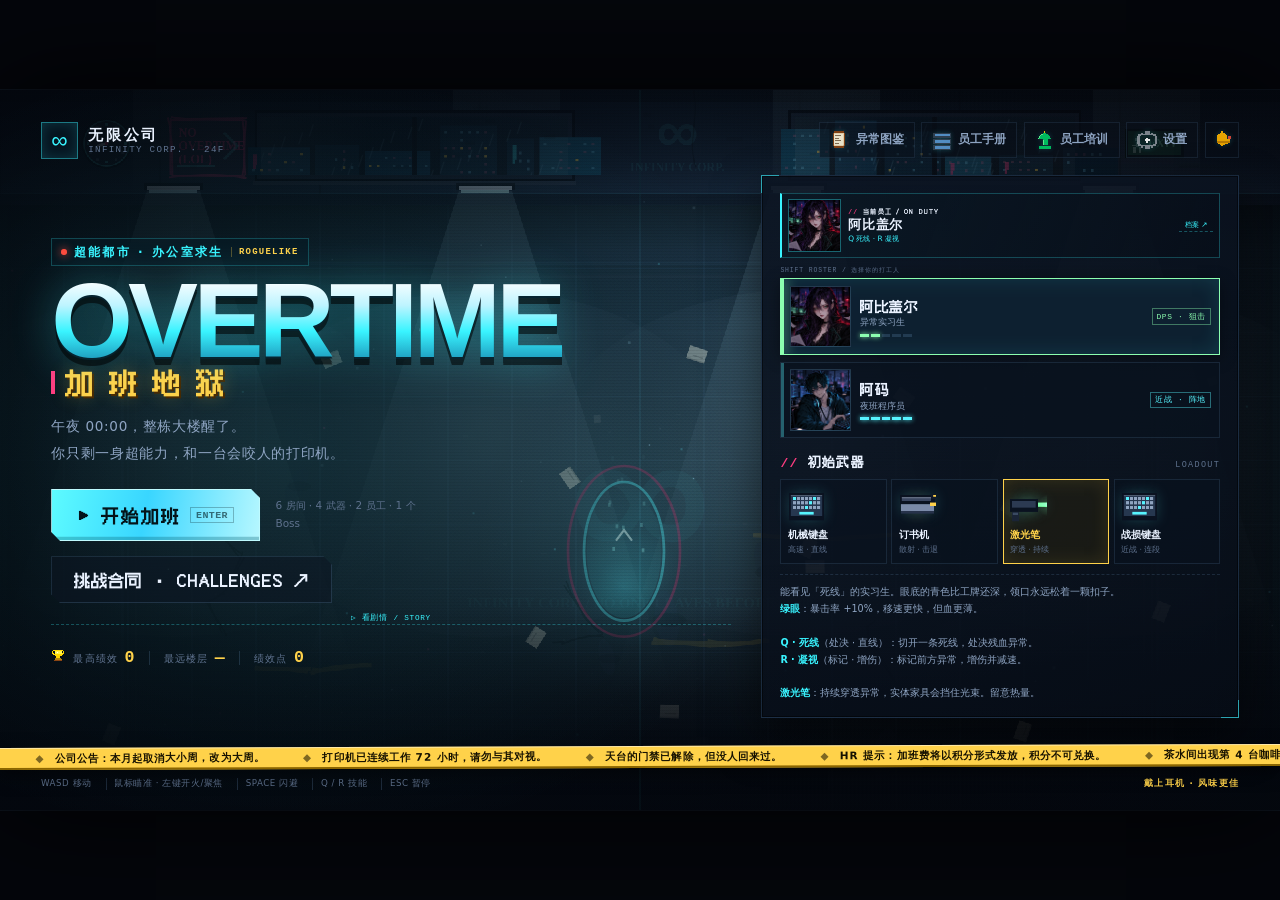
<file: index.html>
<!DOCTYPE html>
<html lang="zh-CN">
<head>
<meta charset="UTF-8" />
<meta name="viewport" content="width=device-width, initial-scale=1.0, maximum-scale=1.0, user-scalable=no, viewport-fit=cover" />
<meta name="theme-color" content="#070a12" />
<title>OVERTIME · 加班地狱</title>
<link rel="icon" href="data:image/svg+xml,%3Csvg xmlns='http://www.w3.org/2000/svg' viewBox='0 0 64 64'%3E%3Crect width='64' height='64' fill='%23070b14'/%3E%3Ctext x='32' y='47' font-family='Arial' font-size='48' font-weight='900' fill='%2339f4ff' text-anchor='middle'%3E%E2%88%9E%3C/text%3E%3C/svg%3E" />
<link rel="stylesheet" href="styles.css" />
</head>
<body>
<div id="app">
  <div id="stage-wrap">
    <div id="stage">
      <canvas id="game" width="1600" height="900"></canvas>
      <div class="post-fx" aria-hidden="true">
        <div class="fx-vignette"></div>
        <div class="fx-scan"></div>
        <div class="fx-noise"></div>
        <div class="fx-flash" id="fx-flash"></div>
      </div>

      <div id="ui">

        <!-- ================= BOOT ================= -->
        <section id="screen-boot" class="screen boot is-active">
          <div class="boot-inner">
            <div class="boot-logo">∞</div>
            <div class="boot-corp">无限公司 <span>INFINITY CORP.</span></div>
            <div class="boot-line"><i id="boot-bar"></i></div>
            <div class="boot-log" id="boot-log">正在接入公司内网…</div>
          </div>
        </section>

        <!-- ================= MENU ================= -->
        <section id="screen-menu" class="screen menu" hidden>
          <div class="menu-top">
            <div class="corp-id">
              <div class="corp-mark">∞</div>
              <div class="corp-txt"><b>无限公司</b><span>INFINITY CORP. · 24F</span></div>
            </div>
            <div class="menu-top-actions">
              <button class="icon-btn" id="btn-codex-menu"><img class="px-ico" src="assets/ui/pxlkit/scroll.png" alt="" /><span>异常图鉴</span></button>
              <button class="icon-btn" id="btn-manual-menu"><img class="px-ico" src="assets/ui/pxlkit/menu.png" alt="" /><span>员工手册</span></button>
              <button class="icon-btn" id="btn-training-menu"><img class="px-ico" src="assets/ui/pxlkit/level-up.png" alt="" /><span>员工培训</span></button>
              <button class="icon-btn" id="btn-settings-menu"><img class="px-ico" src="assets/ui/pxlkit/gear.png" alt="" /><span>设置</span></button>
              <button class="icon-btn sound-btn" id="btn-sound" title="声音开关"><img class="px-ico" id="sound-glyph" src="assets/ui/pxlkit/bell.png" alt="" /></button>
            </div>
          </div>

          <div class="menu-hero">
            <div class="hero-left">
              <div class="eyebrow"><span class="live-dot"></span>超能都市 · 办公室求生 <em>ROGUELIKE</em></div>
              <h1 class="logo">
                <span class="logo-en" data-text="OVERTIME">OVERTIME</span>
                <span class="logo-cn">加班地狱</span>
              </h1>
              <p class="tagline">午夜 00:00，整栋大楼醒了。<br />你只剩一身超能力，和一台会咬人的打印机。</p>
              <div class="menu-cta">
                <button id="btn-start" class="btn btn-primary btn-start">
                  <span class="btn-ico">▶</span><span>开始加班</span><em>ENTER</em>
                </button>
                <div class="cta-note">6 房间 · 4 武器 · 2 员工 · 1 个 Boss</div>
                <button class="btn btn-ghost" id="btn-challenges">挑战合同 · CHALLENGES ↗</button>
                <button class="story-link" id="btn-story-menu">▷ 看剧情 / STORY</button>
              </div>
              <div class="best-line">
                <div><img class="best-ico" src="assets/ui/pxlkit/trophy.png" alt="" /><span class="best-label">最高绩效</span><strong id="best-score">0</strong></div>
                <div class="best-sep"></div>
                <div><span class="best-label">最远楼层</span><strong id="best-room">—</strong></div>
                <div class="best-sep"></div>
                <div><span class="best-label">绩效点</span><strong id="menu-points">0</strong></div>
              </div>
            </div>

            <aside class="hero-right">
              <div class="side-head menu-employee">
                <img class="menu-portrait" id="menu-portrait" src="assets/abigail_full.webp" alt="当前员工立绘" draggable="false" />
                <div class="menu-employee-info">
                  <div class="panel-tag">当前员工 / ON DUTY</div>
                  <b id="menu-char-name">阿比盖尔</b>
                  <span id="menu-char-skill">Q 死线 · R 凝视</span>
                </div>
                <button class="link-btn dossier-link" id="btn-dossier">档案 ↗</button>
              </div>
              <div class="side-sub roster-sub">SHIFT ROSTER / 选择你的打工人</div>
              <div id="char-list" class="char-list"></div>
              <div class="side-head side-head-weapon">
                <div class="panel-tag">初始武器</div>
                <div class="side-sub">LOADOUT</div>
              </div>
              <div id="weapon-list" class="weapon-list"></div>
              <p class="char-desc" id="char-desc"></p>
            </aside>
          </div>

          <div class="menu-bottom">
            <div class="marquee"><div class="marquee-track" id="marquee-track"></div></div>
            <div class="menu-meta">
              <span>WASD 移动</span><span>鼠标瞄准 · 左键开火/聚焦</span><span>SPACE 闪避</span><span>Q / R 技能</span><span>ESC 暂停</span>
              <b>戴上耳机 · 风味更佳</b>
            </div>
          </div>
        </section>

        <!-- ================= HUD ================= -->
        <section id="screen-hud" class="hud" hidden>
          <div id="challenge-hud" class="challenge-hud" hidden></div>
          <div class="hud-tl">
            <div class="portrait">
              <canvas id="portrait" width="96" height="96"></canvas>
              <span class="lv" id="hud-level">LV.1</span>
            </div>
            <div class="vitals">
              <div class="hud-name"><b id="hud-char">阿码</b><i id="hud-title">夜班程序员</i></div>
              <div class="hp-bar">
                <div class="hp-fill" id="hp-fill"></div>
                <div class="hp-loss" id="hp-loss"></div>
                <div class="hp-ticks"></div>
                <span class="hp-text" id="hp-text">100 / 100</span>
              </div>
              <div class="shield-line"><div class="shield-fill" id="shield-fill"></div><span id="shield-text">护盾 0</span></div>
            </div>
          </div>

          <div class="hud-tc">
            <div class="floor-chip">
              <span class="floor-num" id="hud-floor">1F</span>
              <span class="floor-name" id="hud-room">工位区 · 01</span>
            </div>
            <div class="timer" id="hud-timer">00:00</div>
            <div class="wave-chip" id="hud-wave">准备中</div>
          </div>

          <div class="floor-progress" id="floor-progress"></div>

          <div class="hud-tr">
            <div class="stat gold"><img class="stat-ico" src="assets/ui/pxlkit/coin.png" alt="" /><b id="hud-gold">0</b></div>
            <div class="stat kills"><i>✕</i><b id="hud-kills">0</b></div>
            <div class="relic-row" id="hud-relics"></div>
          </div>

          <div class="boss-bar" id="boss-bar" hidden>
            <div class="boss-info">
              <span class="boss-tag">FINAL BOSS</span>
              <b id="boss-name">周报魔王 · KPI-0</b>
              <span id="boss-phase">阶段 1</span>
            </div>
            <div class="boss-track"><div class="boss-fill" id="boss-fill"></div><div class="boss-marks"></div></div>
          </div>

          <div class="hud-bl">
            <div class="cool" id="dash-cool">
              <div class="cool-ring"></div>
              <div class="cool-key">SPACE</div>
              <div class="cool-name">闪避</div>
            </div>
            <div class="cool" id="skill-cool">
              <div class="cool-ring"></div>
              <canvas class="cool-icon" id="skill-icon" width="48" height="48"></canvas>
              <div class="cool-key">Q</div>
              <div class="cool-name">死线</div>
            </div>
            <div class="cool" id="skill2-cool">
              <div class="cool-ring"></div>
              <canvas class="cool-icon" id="skill2-icon" width="48" height="48"></canvas>
              <div class="cool-key">R</div>
              <div class="cool-name">凝视</div>
            </div>
          </div>

          <div class="xp-wrap">
            <div class="xp-label">LV <b id="xp-level">1</b></div>
            <div class="xp-track"><div class="xp-fill" id="xp-fill"></div><div class="xp-ticks"></div></div>
            <span class="xp-text" id="xp-text">0 / 30</span>
          </div>

          <div class="hud-br">
            <button class="build-mini" id="hud-build-btn" title="查看构筑 (TAB)">
              <span id="hud-build-count">0</span>
              <i>构筑</i>
            </button>
            <div class="weapon-chip">
              <span class="w-tag">WEAPON</span>
              <b id="hud-weapon">机械键盘</b>
              <i id="hud-weapon-lv">Lv.1</i>
              <div id="laser-heat" class="laser-heat" hidden role="meter" aria-label="激光热量" aria-valuemin="0" aria-valuemax="100"><span id="laser-heat-label">就绪</span><div><i id="laser-heat-fill"></i></div></div>
            </div>
            <button class="hud-btn" id="btn-pause" title="暂停 (ESC)"><img class="hud-pause-ico" src="assets/ui/pxlkit/pause.png" alt="" /></button>
          </div>

          <div id="interact" class="interact" hidden></div>
          <div id="combat-toast" class="combat-toast"></div>
          <div id="boss-dialogue" class="boss-dialogue" hidden><b id="bd-speaker">KPI-0</b><span id="bd-text"></span></div>
          <div id="dmg-flash" class="dmg-flash"></div>
          <div id="cutin" class="cutin" hidden>
            <div class="cutin-shade"></div>
            <div class="cutin-art"><img id="cutin-img" src="assets/abigail_full.webp" alt="" /></div>
            <div class="cutin-label">
              <span id="cutin-char">ABIGAIL</span>
              <b id="cutin-skill">DEADLINE</b>
              <i id="cutin-cn">死线</i>
            </div>
          </div>
        </section>

        <!-- ================= CHOICE ================= -->
        <section id="screen-choice" class="screen overlay choice-screen" hidden>
          <div class="choice-head">
            <div class="choice-eyebrow" id="choice-eyebrow">PERFORMANCE REVIEW</div>
            <h2 id="choice-title">绩效评估</h2>
            <p id="choice-sub">选择一项能力，继续加班。</p>
          </div>
          <div class="choice-cards" id="choice-cards"></div>
          <div class="choice-foot">
            <button id="choice-reroll" class="btn btn-ghost btn-reroll">
              <span>重掷</span><em id="reroll-cost">¥20</em>
            </button>
            <span class="choice-hint" id="choice-hint">按 1 / 2 / 3 选择 · TAB 查看构筑</span>
          </div>
        </section>

        <!-- ================= PAUSE ================= -->
        <section id="screen-pause" class="screen overlay pause-screen" hidden>
          <div class="pause-card">
            <div class="pause-employee">
              <img id="pause-portrait" src="assets/abigail_full.webp" alt="当前员工立绘" />
              <div>
                <span class="pause-eyebrow">CURRENT EMPLOYEE</span>
                <b id="pause-name">阿比盖尔</b>
                <span id="pause-skill">Q 死线 · R 凝视</span>
              </div>
            </div>
            <div class="pause-head">
              <span class="pause-eyebrow">PAUSED</span>
              <h2>摸鱼时间</h2>
              <p>世界停止转动，工资照扣。</p>
            </div>
            <div class="pause-build" id="pause-build"></div>
            <div class="pause-actions">
              <button class="btn btn-primary" id="btn-resume">继续加班 <em>ESC</em></button>
              <button class="btn btn-ghost" id="btn-pause-settings">设置</button>
              <div class="pause-subactions">
                <button class="btn btn-ghost" id="btn-pause-dossier">员工档案</button>
                <button class="btn btn-ghost" id="btn-pause-manual">员工手册</button>
              </div>
              <button class="btn btn-ghost btn-danger" id="btn-pause-quit">放弃今天</button>
            </div>
          </div>
        </section>

        <!-- ================= GAME OVER ================= -->
        <section id="screen-over" class="screen overlay over-screen" hidden>
          <div class="over-card">
            <div class="over-side">
              <img id="over-contract-art" class="over-contract-art" src="assets/ui/challenges/overtime-contract.png" alt="挑战合同" hidden />
              <div class="over-stamp" id="over-stamp">辞退</div>
              <div class="over-grade" id="over-grade">B</div>
              <div class="over-grade-label">本次绩效</div>
            </div>
            <div class="over-main">
              <div class="over-eyebrow" id="over-eyebrow">SHIFT TERMINATED</div>
              <h2 id="over-title">本日加班结束</h2>
              <p id="over-sub">你被打印机吃掉了。</p>
              <div class="over-stats" id="over-stats"></div>
              <div class="over-build" id="over-build"></div>
              <div class="over-actions">
                <button class="btn btn-primary" id="btn-retry">再来一天 <em>ENTER</em></button>
                <button class="btn btn-ghost" id="btn-menu">回到工位</button>
                <button class="btn btn-ghost" id="btn-over-codex">图鉴</button>
              </div>
            </div>
          </div>
        </section>

        <!-- ================= CODEX ================= -->
        <section id="screen-codex" class="screen sheet-screen" hidden>
          <div class="sheet">
            <header class="sheet-head">
              <div>
                <div class="sheet-eyebrow">COMPANY ARCHIVE / 机密</div>
                <h2>异常图鉴</h2>
                <p>记录这栋楼里不该存在的东西。见过的才会解锁。</p>
              </div>
              <div class="sheet-head-right">
                <div class="codex-progress" id="codex-progress">已解锁 0 / 0</div>
                <button class="close-btn" id="codex-close">✕</button>
              </div>
            </header>
            <nav class="codex-tabs" id="codex-tabs">
              <button class="tab is-active" data-tab="enemies">异常生物</button>
              <button class="tab" data-tab="characters">员工档案</button>
              <button class="tab" data-tab="weapons">办公武器</button>
              <button class="tab" data-tab="relics">神秘遗物</button>
            </nav>
            <div class="codex-grid" id="codex-grid"></div>
          </div>
        </section>

        <!-- ================= TRAINING ================= -->
        <section id="screen-training" class="screen sheet-screen" hidden>
          <div class="sheet sheet-narrow">
            <header class="sheet-head">
              <div>
                <div class="sheet-eyebrow">HR PORTAL / 自愿加班</div>
                <h2>员工培训</h2>
                <p>用绩效点买断一点天赋。培训费不报销。</p>
              </div>
              <div class="sheet-head-right">
                <div class="points-chip"><span>绩效点</span><b id="training-points">0</b></div>
                <button class="close-btn" id="training-close">✕</button>
              </div>
            </header>
            <div class="training-list" id="training-list"></div>
            <div class="training-foot">
              <span>绩效点来自每一局的结算，失败也有。</span>
              <button class="link-btn" id="training-reset">重置全部存档</button>
            </div>
          </div>
        </section>

        <!-- ================= SETTINGS ================= -->
        <section id="screen-settings" class="screen overlay settings-screen" hidden>
          <div class="settings-card">
            <header class="settings-head">
              <div>
                <div class="sheet-eyebrow">SYSTEM</div>
                <h2>设置</h2>
              </div>
              <button class="close-btn" id="settings-close">✕</button>
            </header>
            <div class="setting-row">
              <div><b>音乐</b><span>合成器浪潮，来自 24F 的电梯间</span></div>
              <input type="range" id="set-music" min="0" max="100" step="1" />
            </div>
            <div class="setting-row">
              <div><b>音效</b><span>键盘、订书机与惨叫</span></div>
              <input type="range" id="set-sfx" min="0" max="100" step="1" />
            </div>
            <div class="setting-row">
              <div><b>屏幕震动</b><span>受击与爆炸时的画面冲击</span></div>
              <button class="switch is-on" id="set-shake"><i></i></button>
            </div>
            <div class="setting-row">
              <div><b>自动瞄准</b><span>准星靠近目标时软锁定</span></div>
              <button class="switch is-on" id="set-autoaim"><i></i></button>
            </div>
            <div class="setting-row">
              <div><b>自动开火</b><span>远程辅助；关闭后按住射击键</span></div>
              <button class="switch" id="set-autofire"><i></i></button>
            </div>
            <div class="setting-row">
              <div><b>自动近战辅助</b><span>默认关闭 · 单击攻击，连续点击打出三连</span></div>
              <button class="switch" id="set-automelee" aria-label="自动近战辅助"><i></i></button>
            </div>
            <div class="setting-row">
              <div><b>精简特效</b><span>保留光束、预警、血条与伤害数字</span></div>
              <button class="switch" id="set-reducedfx" aria-label="精简特效"><i></i></button>
            </div>
            <div class="setting-row">
              <div><b>CRT 扫描线</b><span>复古显示器质感</span></div>
              <button class="switch is-on" id="set-crt"><i></i></button>
            </div>
            <div class="setting-row">
              <div><b>全屏</b><span>把工位占满</span></div>
              <button class="btn btn-ghost btn-small" id="set-fullscreen">切换</button>
            </div>
            <footer class="settings-foot">
              <span>自动保存于浏览器本地</span>
              <span class="settings-ver">OVERTIME v1.0</span>
              <span class="settings-credits">Icons by <a href="https://pxlkit.xyz" target="_blank" rel="noopener">Pxlkit</a> · Font: Fusion Pixel (OFL)</span>
            </footer>
          </div>
        </section>

        <!-- ================= STORY ================= -->
        <section id="screen-story" class="screen story-screen" hidden>
          <div class="story">
            <div class="story-art">
              <img id="story-img" src="assets/abigail_full.webp" alt="阿比盖尔立绘" />
              <div class="story-art-shade"></div>
              <div class="story-file">INCIDENT REPORT / 00:00</div>
            </div>
            <div class="story-body">
              <div class="story-eyebrow">OVERTIME / 序章 · 加班费失踪事件</div>
              <div class="story-page" id="story-page">01 / 04</div>
              <h2 id="story-title">加班费未到账</h2>
              <p id="story-text"></p>
              <div class="story-chat">
                <div class="story-chat-head">// 公司群 · 未读 99+</div>
                <div class="chat-line"><span>00:13</span><b>HR</b><em>@所有人 本月工资以积分形式发放，积分不可兑换。</em></div>
                <div class="chat-line"><span>00:19</span><b>行政</b><em>厕所计时器已安装，超时自动开门。</em></div>
                <div class="chat-line"><span>00:27</span><b>主管</b><em>两小时不回群消息，扣 20。</em></div>
                <div class="chat-line"><span>00:31</span><b>老板</b><em>不叫裁员，叫毕业。大家要有始有终。</em></div>
                <div class="chat-line"><span>00:36</span><b>财务</b><em>报销单下辈子到账。</em></div>
                <div class="chat-line"><span>00:39</span><b>保洁</b><em>天台门锁了，但今天没锁。</em></div>
              </div>
              <div class="story-memo">
                <span>内部通告 / INTERNAL NOTICE</span>
                <b>今晚 00:00 起，电梯停运。加班费以积分形式发放。离职请走天台。</b>
              </div>
              <div class="story-note" id="story-note"></div>
              <div class="story-actions">
                <button class="btn btn-primary" id="story-next">继续</button>
                <button class="btn btn-ghost" id="story-skip">跳过剧情</button>
              </div>
            </div>
          </div>
        </section>

        <!-- ================= DOSSIER ================= -->
        <section id="screen-dossier" class="screen sheet-screen dossier-screen" hidden>
          <div class="dossier">
            <div class="dossier-art">
              <img id="dossier-art-img" src="assets/abigail_full.webp" alt="员工立绘" draggable="false" />
              <div class="art-scan"></div>
              <div class="art-frame"></div>
              <div class="art-corner tl"></div><div class="art-corner tr"></div>
              <div class="art-corner bl"></div><div class="art-corner br"></div>
              <div class="art-tag">EMPLOYEE FILE</div>
              <div class="art-name" id="dossier-art-name">ABIGAIL</div>
              <div class="art-lock" id="dossier-art-lock" hidden>LOCKED<br /><span>未入职</span></div>
            </div>
            <div class="dossier-info">
              <div class="sheet-eyebrow" id="dossier-eyebrow">INFINITY CORP / 员工档案</div>
              <h2 id="dossier-name">阿比盖尔</h2>
              <div class="dossier-title" id="dossier-title">异常实习生 · 高爆发 · 低容错</div>
              <p class="dossier-lore" id="dossier-lore"></p>
              <blockquote class="dossier-quote" id="dossier-quote"></blockquote>
              <div class="dossier-traits" id="dossier-traits"></div>
              <div class="dossier-stats" id="dossier-stats"></div>
              <div class="dossier-eval" id="dossier-eval"></div>
              <div class="dossier-skill">
                <div class="dossier-skill-icon"><canvas id="dossier-skill-icon" width="64" height="64"></canvas></div>
                <div class="dossier-skill-body">
                  <div class="dossier-skill-eyebrow">EXCLUSIVE SKILL · Q</div>
                  <b id="dossier-skill-name">死线 · DEADLINE</b>
                  <p id="dossier-skill-desc"></p>
                  <div class="dossier-skill-meta"><span id="dossier-skill-tag"></span><span id="dossier-skill-cd"></span></div>
                </div>
              </div>
              <div class="dossier-skill dossier-skill2">
                <div class="dossier-skill-icon"><canvas id="dossier-skill2-icon" width="64" height="64"></canvas></div>
                <div class="dossier-skill-body">
                  <div class="dossier-skill-eyebrow">SECONDARY SKILL · R</div>
                  <b id="dossier-skill2-name">凝视 · GAZE</b>
                  <p id="dossier-skill2-desc"></p>
                  <div class="dossier-skill-meta"><span id="dossier-skill2-tag"></span><span id="dossier-skill2-cd"></span></div>
                </div>
              </div>
              <div class="dossier-weapon" id="dossier-weapon"></div>
              <div class="dossier-advice" id="dossier-advice"></div>
              <div class="dossier-note" id="dossier-note"></div>
              <div class="dossier-actions">
                <button class="btn btn-primary" id="dossier-pick">选择这名员工</button>
                <button class="btn btn-ghost" id="dossier-close">关闭</button>
              </div>
            </div>
          </div>
        </section>

        <!-- ================= MANUAL ================= -->
        <section id="screen-manual" class="screen sheet-screen manual-screen" hidden>
          <div class="sheet manual-sheet">
            <header class="sheet-head">
              <div>
                <div class="sheet-eyebrow">EMPLOYEE HANDBOOK / 内部资料</div>
                <h2>员工手册</h2>
                <p>午夜加班前请阅读。公司不承担阅读后的心理损伤。</p>
              </div>
              <div class="sheet-head-right">
                <div class="manual-stamp">午夜版 · 00:00</div>
                <button class="close-btn" id="manual-close">✕</button>
              </div>
            </header>
            <div class="manual-grid">
              <article class="manual-card">
                <div class="manual-index">01</div>
                <h3>操作 / CONTROLS</h3>
                <div class="manual-keys">
                  <div><kbd>WASD</kbd><span>移动</span></div>
                  <div><kbd>鼠标</kbd><span>瞄准 · 左键开火/聚焦</span></div>
                  <div><kbd>SPACE</kbd><span>闪避（可充能）</span></div>
                  <div><kbd>Q</kbd><span>角色专属技能</span></div>
                  <div><kbd>R</kbd><span>副技能（凝视 / 回车）</span></div>
                  <div><kbd>E</kbd><span>进门 / 开箱 / 交互</span></div>
                  <div><kbd>ESC</kbd><span>暂停 / 构筑</span></div>
                </div>
                <p class="manual-note">触屏：左摇杆移动，按住「攻击」射击；近战每点一次挥砍。靠近门或终端按「交互」。激光约 6 秒过热，松手散热；按住射击同样会自动冷却后恢复。</p>
              </article>
              <article class="manual-card">
                <div class="manual-index">02</div>
                <h3>专属技能 / SKILLS</h3>
                <div class="manual-skill">
                  <b style="color:#8cffb0">阿比盖尔 · Q 死线 / R 凝视</b>
                  <p>Q 蓄力切开直线，重创并处决残血异常；R 标记前方扇形，目标受伤 +30%、移速 -25%。</p>
                </div>
                <div class="manual-skill">
                  <b style="color:#57f4ff">阿码 · Q 热修复 / R 回车重击</b>
                  <p>Q 部署终端炮塔并清弹幕；R 突进砸键盘，范围伤害并眩晕。近战靠三连键击贴身输出。</p>
                </div>
                <p class="manual-note">技能冷却与「工会之怒」等升级联动。</p>
              </article>
              <article class="manual-card">
                <div class="manual-index">03</div>
                <h3>肉鸽循环 / LOOP</h3>
                <p>清空房间后选择左右门。门代表下一间的额外奖励：精英掉遗物、资料室出宝箱、事件房有交易、吸烟区回血、自动贩卖机可购买升级。</p>
                <p>升级三选一可以重掷；经验来自击杀与清房。金币用于重掷和商店。</p>
                <p class="manual-note">清房会回复少量生命；Boss 房入口回复 50% 生命。</p>
              </article>
              <article class="manual-card">
                <div class="manual-index">04</div>
                <h3>异常应对 / SURVIVAL</h3>
                <p>红圈、红线、扇形高亮都是攻击预警。闪避可以穿过弹幕；不要和续命尸站在同一条直线上。</p>
                <p>周报魔王三阶段：报表弹幕、盖章追踪、激光扫射、红圈轰炸。阶段切换时会清空一次弹幕，趁机输出。</p>
                <p class="manual-note">低血量时屏幕边缘会泛红。活着比 DPS 重要。</p>
              </article>
            </div>
            <footer class="manual-foot">
              <span>INFINITY CORP. · 员工生存指南 v1.0</span>
              <span>“公司不会忘记你。公司会记得给你加活。”</span>
            </footer>
          </div>
        </section>

        <section id="screen-challenges" class="screen overlay" hidden>
          <div class="challenge-panel">
            <header class="challenge-header"><img src="assets/ui/challenges/overtime-contract.png" alt="霓虹加班合同与打卡钟" /><div><span class="eyebrow">OPTIONAL CLAUSES / 自选条款</span><h2>签一份新的加班合同</h2><p>沿用当前员工与武器、培训等级。成绩各自保存，奖励计入绩效点。</p></div><button class="close-btn" id="challenges-close" aria-label="关闭挑战合同">✕</button></header>
            <div id="challenge-cards" class="challenge-cards"></div>
          </div>
        </section>

        <!-- ================= TOUCH ================= -->
        <div id="touch-layer" class="touch-layer" hidden>
          <div class="stick" id="stick-base"><div class="stick-knob" id="stick-knob"></div></div>
          <button class="touch-btn touch-dash" id="touch-dash">闪避</button>
          <button class="touch-btn touch-skill" id="touch-skill">技能</button>
          <button class="touch-btn touch-skill2" id="touch-skill2">副技</button>
          <button class="touch-btn touch-pause" id="touch-pause">II</button>
          <button class="touch-btn touch-fire" id="touch-fire">攻击</button>
          <button class="touch-btn touch-interact" id="touch-interact">交互</button>
        </div>

        <div id="toast-zone" class="toast-zone"></div>
      </div>
    </div>
  </div>
</div>

<script src="js/libs/rough.js"></script>
<script src="js/libs/canvas-confetti.min.js"></script>
<script src="js/util.js"></script>
<script src="js/audio.js"></script>
<script src="js/sprites.js"></script>
<script src="js/data.js"></script>
<script src="js/fx.js"></script>
<script src="js/combat.js"></script>
<script src="js/modes.js"></script>
<script src="js/actors.js"></script>
<script src="js/world.js"></script>
<script src="js/exploration.js"></script>
<script src="js/ui.js"></script>
<script src="js/challenge-ui.js"></script>
<script src="js/game.js"></script>
<script src="js/main.js"></script>
</body>
</html>
</file>
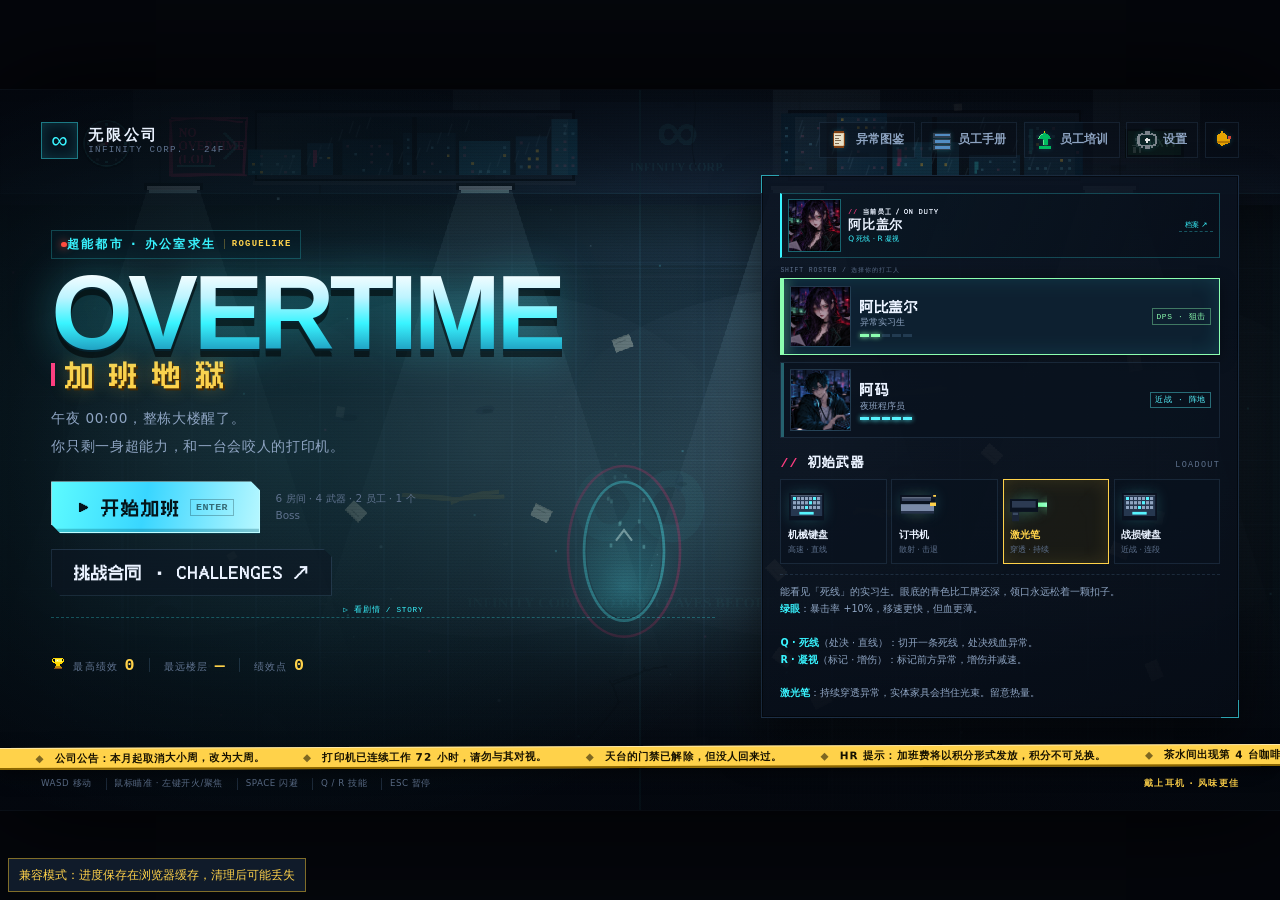
<file: xiaohongshu/package/index.html>
<!DOCTYPE html>
<html lang="zh-CN">
<head>
<meta charset="UTF-8" />
<meta name="viewport" content="width=device-width, initial-scale=1.0, maximum-scale=1.0, user-scalable=no, viewport-fit=cover" />
<meta name="theme-color" content="#070a12" />
<title>OVERTIME · 加班地狱</title>

<link rel="stylesheet" href="./styles.css" />
</head>
<body>
<div id="app">
  <div id="stage-wrap">
    <div id="stage">
      <canvas id="game" width="1600" height="900"></canvas>
      <div class="post-fx" aria-hidden="true">
        <div class="fx-vignette"></div>
        <div class="fx-scan"></div>
        <div class="fx-noise"></div>
        <div class="fx-flash" id="fx-flash"></div>
      </div>

      <div id="ui">

        <!-- ================= BOOT ================= -->
        <section id="screen-boot" class="screen boot is-active">
          <div class="boot-inner">
            <div class="boot-logo">∞</div>
            <div class="boot-corp">无限公司 <span>INFINITY CORP.</span></div>
            <div class="boot-line"><i id="boot-bar"></i></div>
            <div class="boot-log" id="boot-log">正在接入公司内网…</div>
          </div>
        </section>

        <!-- ================= MENU ================= -->
        <section id="screen-menu" class="screen menu" hidden>
          <div class="menu-top">
            <div class="corp-id">
              <div class="corp-mark">∞</div>
              <div class="corp-txt"><b>无限公司</b><span>INFINITY CORP. · 24F</span></div>
            </div>
            <div class="menu-top-actions">
              <button class="icon-btn" id="btn-codex-menu"><img class="px-ico" src="./assets/ui/pxlkit/scroll.png" alt="" /><span>异常图鉴</span></button>
              <button class="icon-btn" id="btn-manual-menu"><img class="px-ico" src="./assets/ui/pxlkit/menu.png" alt="" /><span>员工手册</span></button>
              <button class="icon-btn" id="btn-training-menu"><img class="px-ico" src="./assets/ui/pxlkit/level-up.png" alt="" /><span>员工培训</span></button>
              <button class="icon-btn" id="btn-settings-menu"><img class="px-ico" src="./assets/ui/pxlkit/gear.png" alt="" /><span>设置</span></button>
              <button class="icon-btn sound-btn" id="btn-sound" title="声音开关"><img class="px-ico" id="sound-glyph" src="./assets/ui/pxlkit/bell.png" alt="" /></button>
            </div>
          </div>

          <div class="menu-hero">
            <div class="hero-left">
              <div class="eyebrow"><span class="live-dot"></span>超能都市 · 办公室求生 <em>ROGUELIKE</em></div>
              <h1 class="logo">
                <span class="logo-en" data-text="OVERTIME">OVERTIME</span>
                <span class="logo-cn">加班地狱</span>
              </h1>
              <p class="tagline">午夜 00:00，整栋大楼醒了。<br />你只剩一身超能力，和一台会咬人的打印机。</p>
              <div class="menu-cta">
                <button id="btn-start" class="btn btn-primary btn-start">
                  <span class="btn-ico">▶</span><span>开始加班</span><em>ENTER</em>
                </button>
                <div class="cta-note">6 房间 · 4 武器 · 2 员工 · 1 个 Boss</div>
                <button class="btn btn-ghost" id="btn-challenges">挑战合同 · CHALLENGES ↗</button>
                <button class="story-link" id="btn-story-menu">▷ 看剧情 / STORY</button>
              </div>
              <div class="best-line">
                <div><img class="best-ico" src="./assets/ui/pxlkit/trophy.png" alt="" /><span class="best-label">最高绩效</span><strong id="best-score">0</strong></div>
                <div class="best-sep"></div>
                <div><span class="best-label">最远楼层</span><strong id="best-room">—</strong></div>
                <div class="best-sep"></div>
                <div><span class="best-label">绩效点</span><strong id="menu-points">0</strong></div>
              </div>
            </div>

            <aside class="hero-right">
              <div class="side-head menu-employee">
                <img class="menu-portrait" id="menu-portrait" src="./assets/abigail_full.webp" alt="当前员工立绘" draggable="false" />
                <div class="menu-employee-info">
                  <div class="panel-tag">当前员工 / ON DUTY</div>
                  <b id="menu-char-name">阿比盖尔</b>
                  <span id="menu-char-skill">Q 死线 · R 凝视</span>
                </div>
                <button class="link-btn dossier-link" id="btn-dossier">档案 ↗</button>
              </div>
              <div class="side-sub roster-sub">SHIFT ROSTER / 选择你的打工人</div>
              <div id="char-list" class="char-list"></div>
              <div class="side-head side-head-weapon">
                <div class="panel-tag">初始武器</div>
                <div class="side-sub">LOADOUT</div>
              </div>
              <div id="weapon-list" class="weapon-list"></div>
              <p class="char-desc" id="char-desc"></p>
            </aside>
          </div>

          <div class="menu-bottom">
            <div class="marquee"><div class="marquee-track" id="marquee-track"></div></div>
            <div class="menu-meta">
              <span>WASD 移动</span><span>鼠标瞄准 · 左键开火/聚焦</span><span>SPACE 闪避</span><span>Q / R 技能</span><span>ESC 暂停</span>
              <b>戴上耳机 · 风味更佳</b>
            </div>
          </div>
        </section>

        <!-- ================= HUD ================= -->
        <section id="screen-hud" class="hud" hidden>
          <div id="challenge-hud" class="challenge-hud" hidden></div>
          <div class="hud-tl">
            <div class="portrait">
              <canvas id="portrait" width="96" height="96"></canvas>
              <span class="lv" id="hud-level">LV.1</span>
            </div>
            <div class="vitals">
              <div class="hud-name"><b id="hud-char">阿码</b><i id="hud-title">夜班程序员</i></div>
              <div class="hp-bar">
                <div class="hp-fill" id="hp-fill"></div>
                <div class="hp-loss" id="hp-loss"></div>
                <div class="hp-ticks"></div>
                <span class="hp-text" id="hp-text">100 / 100</span>
              </div>
              <div class="shield-line"><div class="shield-fill" id="shield-fill"></div><span id="shield-text">护盾 0</span></div>
            </div>
          </div>

          <div class="hud-tc">
            <div class="floor-chip">
              <span class="floor-num" id="hud-floor">1F</span>
              <span class="floor-name" id="hud-room">工位区 · 01</span>
            </div>
            <div class="timer" id="hud-timer">00:00</div>
            <div class="wave-chip" id="hud-wave">准备中</div>
          </div>

          <div class="floor-progress" id="floor-progress"></div>

          <div class="hud-tr">
            <div class="stat gold"><img class="stat-ico" src="./assets/ui/pxlkit/coin.png" alt="" /><b id="hud-gold">0</b></div>
            <div class="stat kills"><i>✕</i><b id="hud-kills">0</b></div>
            <div class="relic-row" id="hud-relics"></div>
          </div>

          <div class="boss-bar" id="boss-bar" hidden>
            <div class="boss-info">
              <span class="boss-tag">FINAL BOSS</span>
              <b id="boss-name">周报魔王 · KPI-0</b>
              <span id="boss-phase">阶段 1</span>
            </div>
            <div class="boss-track"><div class="boss-fill" id="boss-fill"></div><div class="boss-marks"></div></div>
          </div>

          <div class="hud-bl">
            <div class="cool" id="dash-cool">
              <div class="cool-ring"></div>
              <div class="cool-key">SPACE</div>
              <div class="cool-name">闪避</div>
            </div>
            <div class="cool" id="skill-cool">
              <div class="cool-ring"></div>
              <canvas class="cool-icon" id="skill-icon" width="48" height="48"></canvas>
              <div class="cool-key">Q</div>
              <div class="cool-name">死线</div>
            </div>
            <div class="cool" id="skill2-cool">
              <div class="cool-ring"></div>
              <canvas class="cool-icon" id="skill2-icon" width="48" height="48"></canvas>
              <div class="cool-key">R</div>
              <div class="cool-name">凝视</div>
            </div>
          </div>

          <div class="xp-wrap">
            <div class="xp-label">LV <b id="xp-level">1</b></div>
            <div class="xp-track"><div class="xp-fill" id="xp-fill"></div><div class="xp-ticks"></div></div>
            <span class="xp-text" id="xp-text">0 / 30</span>
          </div>

          <div class="hud-br">
            <button class="build-mini" id="hud-build-btn" title="查看构筑 (TAB)">
              <span id="hud-build-count">0</span>
              <i>构筑</i>
            </button>
            <div class="weapon-chip">
              <span class="w-tag">WEAPON</span>
              <b id="hud-weapon">机械键盘</b>
              <i id="hud-weapon-lv">Lv.1</i>
              <div id="laser-heat" class="laser-heat" hidden role="meter" aria-label="激光热量" aria-valuemin="0" aria-valuemax="100"><span id="laser-heat-label">就绪</span><div><i id="laser-heat-fill"></i></div></div>
            </div>
            <button class="hud-btn" id="btn-pause" title="暂停 (ESC)"><img class="hud-pause-ico" src="./assets/ui/pxlkit/pause.png" alt="" /></button>
          </div>

          <div id="interact" class="interact" hidden></div>
          <div id="combat-toast" class="combat-toast"></div>
          <div id="boss-dialogue" class="boss-dialogue" hidden><b id="bd-speaker">KPI-0</b><span id="bd-text"></span></div>
          <div id="dmg-flash" class="dmg-flash"></div>
          <div id="cutin" class="cutin" hidden>
            <div class="cutin-shade"></div>
            <div class="cutin-art"><img id="cutin-img" src="./assets/abigail_full.webp" alt="" /></div>
            <div class="cutin-label">
              <span id="cutin-char">ABIGAIL</span>
              <b id="cutin-skill">DEADLINE</b>
              <i id="cutin-cn">死线</i>
            </div>
          </div>
        </section>

        <!-- ================= CHOICE ================= -->
        <section id="screen-choice" class="screen overlay choice-screen" hidden>
          <div class="choice-head">
            <div class="choice-eyebrow" id="choice-eyebrow">PERFORMANCE REVIEW</div>
            <h2 id="choice-title">绩效评估</h2>
            <p id="choice-sub">选择一项能力，继续加班。</p>
          </div>
          <div class="choice-cards" id="choice-cards"></div>
          <div class="choice-foot">
            <button id="choice-reroll" class="btn btn-ghost btn-reroll">
              <span>重掷</span><em id="reroll-cost">¥20</em>
            </button>
            <span class="choice-hint" id="choice-hint">按 1 / 2 / 3 选择 · TAB 查看构筑</span>
          </div>
        </section>

        <!-- ================= PAUSE ================= -->
        <section id="screen-pause" class="screen overlay pause-screen" hidden>
          <div class="pause-card">
            <div class="pause-employee">
              <img id="pause-portrait" src="./assets/abigail_full.webp" alt="当前员工立绘" />
              <div>
                <span class="pause-eyebrow">CURRENT EMPLOYEE</span>
                <b id="pause-name">阿比盖尔</b>
                <span id="pause-skill">Q 死线 · R 凝视</span>
              </div>
            </div>
            <div class="pause-head">
              <span class="pause-eyebrow">PAUSED</span>
              <h2>摸鱼时间</h2>
              <p>世界停止转动，工资照扣。</p>
            </div>
            <div class="pause-build" id="pause-build"></div>
            <div class="pause-actions">
              <button class="btn btn-primary" id="btn-resume">继续加班 <em>ESC</em></button>
              <button class="btn btn-ghost" id="btn-pause-settings">设置</button>
              <div class="pause-subactions">
                <button class="btn btn-ghost" id="btn-pause-dossier">员工档案</button>
                <button class="btn btn-ghost" id="btn-pause-manual">员工手册</button>
              </div>
              <button class="btn btn-ghost btn-danger" id="btn-pause-quit">放弃今天</button>
            </div>
          </div>
        </section>

        <!-- ================= GAME OVER ================= -->
        <section id="screen-over" class="screen overlay over-screen" hidden>
          <div class="over-card">
            <div class="over-side">
              <img id="over-contract-art" class="over-contract-art" src="./assets/ui/challenges/overtime-contract.png" alt="挑战合同" hidden />
              <div class="over-stamp" id="over-stamp">辞退</div>
              <div class="over-grade" id="over-grade">B</div>
              <div class="over-grade-label">本次绩效</div>
            </div>
            <div class="over-main">
              <div class="over-eyebrow" id="over-eyebrow">SHIFT TERMINATED</div>
              <h2 id="over-title">本日加班结束</h2>
              <p id="over-sub">你被打印机吃掉了。</p>
              <div class="over-stats" id="over-stats"></div>
              <div class="over-build" id="over-build"></div>
              <div class="over-actions">
                <button class="btn btn-primary" id="btn-retry">再来一天 <em>ENTER</em></button>
                <button class="btn btn-ghost" id="btn-menu">回到工位</button>
                <button class="btn btn-ghost" id="btn-over-codex">图鉴</button>
              </div>
            </div>
          </div>
        </section>

        <!-- ================= CODEX ================= -->
        <section id="screen-codex" class="screen sheet-screen" hidden>
          <div class="sheet">
            <header class="sheet-head">
              <div>
                <div class="sheet-eyebrow">COMPANY ARCHIVE / 机密</div>
                <h2>异常图鉴</h2>
                <p>记录这栋楼里不该存在的东西。见过的才会解锁。</p>
              </div>
              <div class="sheet-head-right">
                <div class="codex-progress" id="codex-progress">已解锁 0 / 0</div>
                <button class="close-btn" id="codex-close">✕</button>
              </div>
            </header>
            <nav class="codex-tabs" id="codex-tabs">
              <button class="tab is-active" data-tab="enemies">异常生物</button>
              <button class="tab" data-tab="characters">员工档案</button>
              <button class="tab" data-tab="weapons">办公武器</button>
              <button class="tab" data-tab="relics">神秘遗物</button>
            </nav>
            <div class="codex-grid" id="codex-grid"></div>
          </div>
        </section>

        <!-- ================= TRAINING ================= -->
        <section id="screen-training" class="screen sheet-screen" hidden>
          <div class="sheet sheet-narrow">
            <header class="sheet-head">
              <div>
                <div class="sheet-eyebrow">HR PORTAL / 自愿加班</div>
                <h2>员工培训</h2>
                <p>用绩效点买断一点天赋。培训费不报销。</p>
              </div>
              <div class="sheet-head-right">
                <div class="points-chip"><span>绩效点</span><b id="training-points">0</b></div>
                <button class="close-btn" id="training-close">✕</button>
              </div>
            </header>
            <div class="training-list" id="training-list"></div>
            <div class="training-foot">
              <span>绩效点来自每一局的结算，失败也有。</span>
              <button class="link-btn" id="training-reset">重置全部存档</button>
            </div>
          </div>
        </section>

        <!-- ================= SETTINGS ================= -->
        <section id="screen-settings" class="screen overlay settings-screen" hidden>
          <div class="settings-card">
            <header class="settings-head">
              <div>
                <div class="sheet-eyebrow">SYSTEM</div>
                <h2>设置</h2>
              </div>
              <button class="close-btn" id="settings-close">✕</button>
            </header>
            <div class="setting-row">
              <div><b>音乐</b><span>合成器浪潮，来自 24F 的电梯间</span></div>
              <input type="range" id="set-music" min="0" max="100" step="1" />
            </div>
            <div class="setting-row">
              <div><b>音效</b><span>键盘、订书机与惨叫</span></div>
              <input type="range" id="set-sfx" min="0" max="100" step="1" />
            </div>
            <div class="setting-row">
              <div><b>屏幕震动</b><span>受击与爆炸时的画面冲击</span></div>
              <button class="switch is-on" id="set-shake"><i></i></button>
            </div>
            <div class="setting-row">
              <div><b>自动瞄准</b><span>准星靠近目标时软锁定</span></div>
              <button class="switch is-on" id="set-autoaim"><i></i></button>
            </div>
            <div class="setting-row">
              <div><b>自动开火</b><span>远程辅助；关闭后按住射击键</span></div>
              <button class="switch" id="set-autofire"><i></i></button>
            </div>
            <div class="setting-row">
              <div><b>自动近战辅助</b><span>默认关闭 · 单击攻击，连续点击打出三连</span></div>
              <button class="switch" id="set-automelee" aria-label="自动近战辅助"><i></i></button>
            </div>
            <div class="setting-row">
              <div><b>精简特效</b><span>保留光束、预警、血条与伤害数字</span></div>
              <button class="switch" id="set-reducedfx" aria-label="精简特效"><i></i></button>
            </div>
            <div class="setting-row">
              <div><b>CRT 扫描线</b><span>复古显示器质感</span></div>
              <button class="switch is-on" id="set-crt"><i></i></button>
            </div>
            <footer class="settings-foot">
              <span>自动保存于浏览器本地</span>
              <span class="settings-ver">OVERTIME v1.0</span>
              <span class="settings-credits">Icons by Pxlkit · Font: Fusion Pixel (OFL)</span>
            </footer>
          </div>
        </section>

        <!-- ================= STORY ================= -->
        <section id="screen-story" class="screen story-screen" hidden>
          <div class="story">
            <div class="story-art">
              <img id="story-img" src="./assets/abigail_full.webp" alt="阿比盖尔立绘" />
              <div class="story-art-shade"></div>
              <div class="story-file">INCIDENT REPORT / 00:00</div>
            </div>
            <div class="story-body">
              <div class="story-eyebrow">OVERTIME / 序章 · 加班费失踪事件</div>
              <div class="story-page" id="story-page">01 / 04</div>
              <h2 id="story-title">加班费未到账</h2>
              <p id="story-text"></p>
              <div class="story-chat">
                <div class="story-chat-head">// 公司群 · 未读 99+</div>
                <div class="chat-line"><span>00:13</span><b>HR</b><em>@所有人 本月工资以积分形式发放，积分不可兑换。</em></div>
                <div class="chat-line"><span>00:19</span><b>行政</b><em>厕所计时器已安装，超时自动开门。</em></div>
                <div class="chat-line"><span>00:27</span><b>主管</b><em>两小时不回群消息，扣 20。</em></div>
                <div class="chat-line"><span>00:31</span><b>老板</b><em>不叫裁员，叫毕业。大家要有始有终。</em></div>
                <div class="chat-line"><span>00:36</span><b>财务</b><em>报销单下辈子到账。</em></div>
                <div class="chat-line"><span>00:39</span><b>保洁</b><em>天台门锁了，但今天没锁。</em></div>
              </div>
              <div class="story-memo">
                <span>内部通告 / INTERNAL NOTICE</span>
                <b>今晚 00:00 起，电梯停运。加班费以积分形式发放。离职请走天台。</b>
              </div>
              <div class="story-note" id="story-note"></div>
              <div class="story-actions">
                <button class="btn btn-primary" id="story-next">继续</button>
                <button class="btn btn-ghost" id="story-skip">跳过剧情</button>
              </div>
            </div>
          </div>
        </section>

        <!-- ================= DOSSIER ================= -->
        <section id="screen-dossier" class="screen sheet-screen dossier-screen" hidden>
          <div class="dossier">
            <div class="dossier-art">
              <img id="dossier-art-img" src="./assets/abigail_full.webp" alt="员工立绘" draggable="false" />
              <div class="art-scan"></div>
              <div class="art-frame"></div>
              <div class="art-corner tl"></div><div class="art-corner tr"></div>
              <div class="art-corner bl"></div><div class="art-corner br"></div>
              <div class="art-tag">EMPLOYEE FILE</div>
              <div class="art-name" id="dossier-art-name">ABIGAIL</div>
              <div class="art-lock" id="dossier-art-lock" hidden>LOCKED<br /><span>未入职</span></div>
            </div>
            <div class="dossier-info">
              <div class="sheet-eyebrow" id="dossier-eyebrow">INFINITY CORP / 员工档案</div>
              <h2 id="dossier-name">阿比盖尔</h2>
              <div class="dossier-title" id="dossier-title">异常实习生 · 高爆发 · 低容错</div>
              <p class="dossier-lore" id="dossier-lore"></p>
              <blockquote class="dossier-quote" id="dossier-quote"></blockquote>
              <div class="dossier-traits" id="dossier-traits"></div>
              <div class="dossier-stats" id="dossier-stats"></div>
              <div class="dossier-eval" id="dossier-eval"></div>
              <div class="dossier-skill">
                <div class="dossier-skill-icon"><canvas id="dossier-skill-icon" width="64" height="64"></canvas></div>
                <div class="dossier-skill-body">
                  <div class="dossier-skill-eyebrow">EXCLUSIVE SKILL · Q</div>
                  <b id="dossier-skill-name">死线 · DEADLINE</b>
                  <p id="dossier-skill-desc"></p>
                  <div class="dossier-skill-meta"><span id="dossier-skill-tag"></span><span id="dossier-skill-cd"></span></div>
                </div>
              </div>
              <div class="dossier-skill dossier-skill2">
                <div class="dossier-skill-icon"><canvas id="dossier-skill2-icon" width="64" height="64"></canvas></div>
                <div class="dossier-skill-body">
                  <div class="dossier-skill-eyebrow">SECONDARY SKILL · R</div>
                  <b id="dossier-skill2-name">凝视 · GAZE</b>
                  <p id="dossier-skill2-desc"></p>
                  <div class="dossier-skill-meta"><span id="dossier-skill2-tag"></span><span id="dossier-skill2-cd"></span></div>
                </div>
              </div>
              <div class="dossier-weapon" id="dossier-weapon"></div>
              <div class="dossier-advice" id="dossier-advice"></div>
              <div class="dossier-note" id="dossier-note"></div>
              <div class="dossier-actions">
                <button class="btn btn-primary" id="dossier-pick">选择这名员工</button>
                <button class="btn btn-ghost" id="dossier-close">关闭</button>
              </div>
            </div>
          </div>
        </section>

        <!-- ================= MANUAL ================= -->
        <section id="screen-manual" class="screen sheet-screen manual-screen" hidden>
          <div class="sheet manual-sheet">
            <header class="sheet-head">
              <div>
                <div class="sheet-eyebrow">EMPLOYEE HANDBOOK / 内部资料</div>
                <h2>员工手册</h2>
                <p>午夜加班前请阅读。公司不承担阅读后的心理损伤。</p>
              </div>
              <div class="sheet-head-right">
                <div class="manual-stamp">午夜版 · 00:00</div>
                <button class="close-btn" id="manual-close">✕</button>
              </div>
            </header>
            <div class="manual-grid">
              <article class="manual-card">
                <div class="manual-index">01</div>
                <h3>操作 / CONTROLS</h3>
                <div class="manual-keys">
                  <div><kbd>WASD</kbd><span>移动</span></div>
                  <div><kbd>鼠标</kbd><span>瞄准 · 左键开火/聚焦</span></div>
                  <div><kbd>SPACE</kbd><span>闪避（可充能）</span></div>
                  <div><kbd>Q</kbd><span>角色专属技能</span></div>
                  <div><kbd>R</kbd><span>副技能（凝视 / 回车）</span></div>
                  <div><kbd>E</kbd><span>进门 / 开箱 / 交互</span></div>
                  <div><kbd>ESC</kbd><span>暂停 / 构筑</span></div>
                </div>
                <p class="manual-note">触屏：左摇杆移动，按住「攻击」射击；近战每点一次挥砍。靠近门或终端按「交互」。激光约 6 秒过热，松手散热；按住射击同样会自动冷却后恢复。</p>
              </article>
              <article class="manual-card">
                <div class="manual-index">02</div>
                <h3>专属技能 / SKILLS</h3>
                <div class="manual-skill">
                  <b style="color:#8cffb0">阿比盖尔 · Q 死线 / R 凝视</b>
                  <p>Q 蓄力切开直线，重创并处决残血异常；R 标记前方扇形，目标受伤 +30%、移速 -25%。</p>
                </div>
                <div class="manual-skill">
                  <b style="color:#57f4ff">阿码 · Q 热修复 / R 回车重击</b>
                  <p>Q 部署终端炮塔并清弹幕；R 突进砸键盘，范围伤害并眩晕。近战靠三连键击贴身输出。</p>
                </div>
                <p class="manual-note">技能冷却与「工会之怒」等升级联动。</p>
              </article>
              <article class="manual-card">
                <div class="manual-index">03</div>
                <h3>肉鸽循环 / LOOP</h3>
                <p>清空房间后选择左右门。门代表下一间的额外奖励：精英掉遗物、资料室出宝箱、事件房有交易、吸烟区回血、自动贩卖机可购买升级。</p>
                <p>升级三选一可以重掷；经验来自击杀与清房。金币用于重掷和商店。</p>
                <p class="manual-note">清房会回复少量生命；Boss 房入口回复 50% 生命。</p>
              </article>
              <article class="manual-card">
                <div class="manual-index">04</div>
                <h3>异常应对 / SURVIVAL</h3>
                <p>红圈、红线、扇形高亮都是攻击预警。闪避可以穿过弹幕；不要和续命尸站在同一条直线上。</p>
                <p>周报魔王三阶段：报表弹幕、盖章追踪、激光扫射、红圈轰炸。阶段切换时会清空一次弹幕，趁机输出。</p>
                <p class="manual-note">低血量时屏幕边缘会泛红。活着比 DPS 重要。</p>
              </article>
            </div>
            <footer class="manual-foot">
              <span>INFINITY CORP. · 员工生存指南 v1.0</span>
              <span>“公司不会忘记你。公司会记得给你加活。”</span>
            </footer>
          </div>
        </section>

        <section id="screen-challenges" class="screen overlay" hidden>
          <div class="challenge-panel">
            <header class="challenge-header"><img src="./assets/ui/challenges/overtime-contract.png" alt="霓虹加班合同与打卡钟" /><div><span class="eyebrow">OPTIONAL CLAUSES / 自选条款</span><h2>签一份新的加班合同</h2><p>沿用当前员工与武器、培训等级。成绩各自保存，奖励计入绩效点。</p></div><button class="close-btn" id="challenges-close" aria-label="关闭挑战合同">✕</button></header>
            <div id="challenge-cards" class="challenge-cards"></div>
          </div>
        </section>

        <!-- ================= TOUCH ================= -->
        <div id="touch-layer" class="touch-layer" hidden>
          <div class="stick" id="stick-base"><div class="stick-knob" id="stick-knob"></div></div>
          <button class="touch-btn touch-dash" id="touch-dash">闪避</button>
          <button class="touch-btn touch-skill" id="touch-skill">技能</button>
          <button class="touch-btn touch-skill2" id="touch-skill2">副技</button>
          <button class="touch-btn touch-pause" id="touch-pause">II</button>
          <button class="touch-btn touch-fire" id="touch-fire">攻击</button>
          <button class="touch-btn touch-interact" id="touch-interact">交互</button>
        </div>

        <div id="toast-zone" class="toast-zone"></div>
      </div>
    </div>
  </div>
</div>
  <script src="./js/bridge.js"></script>
  <script src="./js/layout.js"></script>
  <script src="./js/app.js"></script>
</body>
</html>
</file>
<file: styles.css>
/* ============================================================
   OVERTIME · 加班地狱  —  UI design system
   pixel / neon / late-night-office
   ============================================================ */

@font-face {
  font-family: "FusionPixel";
  src: url("assets/fonts/fusion-pixel-12px-proportional-zh_hans.woff2") format("woff2");
  font-weight: 400;
  font-style: normal;
  font-display: swap;
}

:root {
  --bg: #05070d;
  --ink: #070b14;
  --panel: rgba(9, 15, 27, 0.88);
  --panel-2: rgba(13, 21, 37, 0.92);
  --line: rgba(142, 196, 255, 0.16);
  --line-hot: rgba(57, 244, 255, 0.55);
  --cyan: #39f4ff;
  --cyan-dim: #1c8fa8;
  --pink: #ff3d81;
  --gold: #ffd24a;
  --lime: #a6ff5e;
  --violet: #b388ff;
  --red: #ff4b3e;
  --text: #eaf2ff;
  --dim: #8ea4c2;
  --dimmer: #5e718d;
  --common: #a9b8cf;
  --rare: #39f4ff;
  --epic: #b388ff;
  --legend: #ffd24a;

  --font: "Microsoft YaHei UI", "Microsoft YaHei", "Noto Sans SC", "PingFang SC", system-ui, sans-serif;
  --pixel: "FusionPixel", "Microsoft YaHei UI", "Microsoft YaHei", "Noto Sans SC", system-ui, sans-serif;
  --mono: "Cascadia Mono", "Consolas", "Courier New", monospace;
  --display: "Arial Black", "Impact", "Haettenschweiler", "Microsoft YaHei", sans-serif;

  --shadow-hard: 0 0.35cqw 0 rgba(0, 0, 0, 0.8);
  --ease: cubic-bezier(0.2, 0.9, 0.2, 1);
}

* { box-sizing: border-box; }
[hidden] { display: none !important; }

html, body {
  margin: 0; padding: 0;
  width: 100%; height: 100%;
  overflow: hidden;
  background: var(--bg);
  color: var(--text);
  font-family: var(--font);
  -webkit-font-smoothing: antialiased;
  user-select: none;
  -webkit-user-select: none;
  -webkit-tap-highlight-color: transparent;
}

button { font-family: inherit; color: inherit; border: 0; background: none; cursor: pointer; }
em { font-style: normal; }
b, strong { font-weight: 800; }

#app { position: fixed; inset: 0; display: grid; place-items: center; background: #04060b; }

#stage-wrap {
  position: relative;
  width: 100vw; height: 100vh;
  display: grid;
  place-items: center;
  overflow: hidden;
}

#stage {
  position: relative;
  width: min(100vw, calc(100vh * 16 / 9));
  height: min(100vh, calc(100vw * 9 / 16));
  container-type: size;
  overflow: hidden;
  background: #080c15;
  box-shadow: 0 0 8cqw rgba(0, 0, 0, 0.9), 0 0 0 1px rgba(120, 180, 255, 0.08);
  isolation: isolate;
}

#game {
  position: absolute; inset: 0;
  width: 100%; height: 100%;
  display: block;
  z-index: 0;
}

#stage { cursor: none; }
.screen { cursor: default; }
.screen.hud { cursor: none; }
button, .btn, .char-card, .weapon-btn, .tab, .switch, .choice-card { cursor: pointer; }

/* ---------------- post fx ---------------- */
.post-fx { position: absolute; inset: 0; z-index: 5; pointer-events: none; overflow: hidden; }
.fx-vignette {
  position: absolute; inset: 0;
  background:
    radial-gradient(120% 90% at 50% 40%, transparent 45%, rgba(2, 5, 12, 0.55) 100%),
    linear-gradient(180deg, rgba(2, 5, 12, 0.25), transparent 18%, transparent 82%, rgba(2, 5, 12, 0.45));
}
.fx-scan {
  position: absolute; inset: 0;
  background: repeating-linear-gradient(0deg, rgba(0, 0, 0, 0.16) 0 1px, transparent 1px 3px);
  opacity: 0.5;
}
.no-crt .fx-scan { display: none; }
.fx-noise {
  /* the animated SVG turbulence layer was the single biggest frame-rate cost;
     keep a very light static grain via two gradients instead */
  position: absolute; inset: 0;
  background:
    repeating-linear-gradient(90deg, rgba(255, 255, 255, 0.018) 0 1px, transparent 1px 4px),
    repeating-linear-gradient(0deg, rgba(255, 255, 255, 0.012) 0 1px, transparent 1px 5px);
  opacity: 0.5;
}
.fx-flash { position: absolute; inset: 0; background: #fff; opacity: 0; }
.fx-flash.hurt { background: radial-gradient(120% 100% at 50% 50%, rgba(255, 40, 60, 0.05), rgba(255, 20, 40, 0.42)); animation: flash-hurt 0.32s ease-out forwards; }
.fx-flash.white { animation: flash-white 0.5s ease-out forwards; }
.fx-flash.green { background: radial-gradient(120% 100% at 50% 50%, rgba(80, 255, 160, 0.03), rgba(30, 255, 140, 0.26)); animation: flash-white 0.4s ease-out forwards; }

@keyframes scan-drift { from { transform: translateY(0); } to { transform: translateY(12px); } }
@keyframes noise-shift {
  0% { transform: translate(0, 0); }
  25% { transform: translate(-2%, 1%); }
  50% { transform: translate(1%, -2%); }
  75% { transform: translate(-1%, 2%); }
  100% { transform: translate(2%, -1%); }
}
@keyframes flash-hurt { 0% { opacity: 1; } 100% { opacity: 0; } }
@keyframes flash-white { 0% { opacity: 0.75; } 100% { opacity: 0; } }

/* ---------------- shared shell ---------------- */
#ui { position: absolute; inset: 0; z-index: 10; pointer-events: none; }
.screen { position: absolute; inset: 0; pointer-events: auto; }
#screen-choice, #screen-pause, #screen-over, #screen-codex, #screen-training, #screen-settings, #screen-manual, #screen-story { z-index: 40; }
#screen-dossier { z-index: 46; }
#screen-hud { z-index: 12; }

.screen.overlay {
  display: flex;
  flex-direction: column;
  align-items: center;
  justify-content: center;
  background:
    radial-gradient(80% 70% at 50% 45%, rgba(10, 22, 40, 0.72), rgba(3, 6, 12, 0.94) 78%),
    repeating-linear-gradient(90deg, rgba(57, 244, 255, 0.02) 0 1px, transparent 1px 3px);
  animation: overlay-in 0.22s ease-out;
}
@keyframes overlay-in { from { opacity: 0; } to { opacity: 1; } }

.btn {
  font-family: var(--pixel);
  position: relative;
  display: inline-flex;
  align-items: center;
  justify-content: center;
  gap: 0.7cqw;
  padding: 0.9cqw 1.7cqw;
  font-size: 1.28cqw;
  font-weight: 800;
  letter-spacing: 0.06em;
  color: var(--text);
  background: rgba(20, 32, 52, 0.72);
  border: 1px solid var(--line);
  clip-path: polygon(0 0, calc(100% - 0.7cqw) 0, 100% 0.7cqw, 100% 100%, 0.7cqw 100%, 0 calc(100% - 0.7cqw));
  transition: transform 0.14s var(--ease), background 0.14s, border-color 0.14s, box-shadow 0.14s;
}
.btn:hover { transform: translateY(-0.16cqw); border-color: rgba(57, 244, 255, 0.6); background: rgba(28, 48, 76, 0.85); box-shadow: 0 0.6cqw 1.6cqw rgba(0, 0, 0, 0.45), inset 0 0 1.4cqw rgba(57, 244, 255, 0.12); }
.btn:active { transform: translateY(0); }
.btn em {
  font-family: var(--mono);
  font-size: 0.78cqw;
  font-weight: 600;
  color: var(--dimmer);
  border: 1px solid rgba(142, 196, 255, 0.2);
  padding: 0.14cqw 0.36cqw;
  letter-spacing: 0.04em;
}
.btn-primary {
  color: #04141a;
  background: linear-gradient(100deg, #5dfbff, #39d6ff 45%, #b6f7ff);
  border-color: #bffbff;
  box-shadow: 0 0.5cqw 0 #0b6d80, 0 1cqw 2.4cqw rgba(0, 220, 255, 0.28), inset 0 -0.25cqw 0 rgba(0, 90, 110, 0.3);
  font-weight: 900;
}
.btn-primary:hover { background: linear-gradient(100deg, #8efdff, #56e5ff 45%, #d4feff); box-shadow: 0 0.5cqw 0 #0b6d80, 0 1.2cqw 3cqw rgba(0, 230, 255, 0.4); border-color: #fff; }
.btn-primary em { color: rgba(4, 30, 36, 0.62); border-color: rgba(4, 30, 36, 0.28); }
.btn-ghost { background: rgba(12, 20, 34, 0.55); }
.btn-danger { color: #ffb7b0; border-color: rgba(255, 75, 62, 0.35); }
.btn-danger:hover { border-color: var(--red); background: rgba(70, 20, 22, 0.6); }
.btn-small { padding: 0.55cqw 1cqw; font-size: 1.05cqw; }
.btn:disabled { opacity: 0.4; cursor: not-allowed; transform: none; }

.close-btn {
  width: 2.6cqw; height: 2.6cqw;
  display: grid; place-items: center;
  font-size: 1.1cqw; color: var(--dim);
  border: 1px solid var(--line);
  background: rgba(12, 20, 34, 0.6);
  transition: 0.15s;
}
.close-btn:hover { color: #fff; border-color: var(--pink); background: rgba(80, 18, 40, 0.7); transform: rotate(90deg); }

.link-btn { color: var(--dimmer); font-size: 0.92cqw; text-decoration: underline; text-underline-offset: 0.2cqw; }
.link-btn:hover { color: var(--red); }

/* ============================================================
   BOOT
   ============================================================ */
.boot {
  display: grid; place-items: center;
  background: #04070d;
  z-index: 30;
  transition: opacity 0.45s ease;
}
.boot.fade-out { opacity: 0; pointer-events: none; }
.boot-inner { display: flex; flex-direction: column; align-items: center; gap: 0.8cqw; }
.boot-logo {
  font-family: var(--display); font-size: 5cqw; line-height: 1;
  color: var(--cyan);
  text-shadow: 0 0 2cqw rgba(57, 244, 255, 0.7);
  animation: boot-pulse 1.2s ease-in-out infinite;
}
.boot-corp { font-size: 1.5cqw; font-weight: 800; letter-spacing: 0.32em; }
.boot-corp span { color: var(--dimmer); font-family: var(--mono); font-size: 0.9cqw; letter-spacing: 0.2em; margin-left: 0.6cqw; }
.boot-line { width: 22cqw; height: 0.32cqw; background: rgba(120, 170, 220, 0.14); border: 1px solid rgba(120, 170, 220, 0.16); margin-top: 1.4cqw; }
.boot-line i { display: block; height: 100%; width: 0%; background: linear-gradient(90deg, var(--cyan-dim), var(--cyan)); box-shadow: 0 0 1cqw var(--cyan); transition: width 0.2s; }
.boot-log { font-family: var(--mono); font-size: 0.85cqw; color: var(--dimmer); letter-spacing: 0.1em; }
@keyframes boot-pulse { 0%, 100% { opacity: 1; transform: scale(1); } 50% { opacity: 0.7; transform: scale(0.97); } }

/* ============================================================
   MENU
   ============================================================ */
.menu {
  display: flex;
  flex-direction: column;
  padding: 2.5cqw 3.2cqw 1.6cqw;
  background:
    linear-gradient(90deg, rgba(3, 7, 14, 0.88) 0%, rgba(3, 8, 16, 0.48) 40%, rgba(4, 8, 15, 0.1) 64%, rgba(4, 8, 15, 0.5) 100%),
    linear-gradient(180deg, rgba(3, 6, 12, 0.55), transparent 32%, transparent 72%, rgba(3, 6, 12, 0.8));
}
.menu::before {
  content: "";
  position: absolute; inset: 0;
  background:
    linear-gradient(90deg, transparent 49.9%, rgba(57, 244, 255, 0.05) 50%, transparent 50.1%),
    radial-gradient(60% 80% at 22% 50%, rgba(57, 244, 255, 0.09), transparent 70%);
  pointer-events: none;
}

.menu-top { display: flex; align-items: flex-start; justify-content: space-between; position: relative; z-index: 2; }
.corp-id { display: flex; align-items: center; gap: 0.8cqw; }
.corp-mark {
  width: 2.9cqw; height: 2.9cqw;
  display: grid; place-items: center;
  font-family: var(--display); font-size: 1.8cqw; color: var(--cyan);
  border: 1px solid rgba(57, 244, 255, 0.45);
  background: rgba(8, 25, 38, 0.7);
  box-shadow: inset 0 0 1cqw rgba(57, 244, 255, 0.16);
}
.corp-txt { display: flex; flex-direction: column; line-height: 1.25; }
.corp-txt b { font-size: 1.15cqw; letter-spacing: 0.18em; }
.corp-txt span { font-family: var(--mono); font-size: 0.72cqw; letter-spacing: 0.14em; color: var(--dimmer); }

.menu-top-actions { display: flex; gap: 0.5cqw; }
.icon-btn {
  display: inline-flex; align-items: center; gap: 0.45cqw;
  padding: 0.55cqw 0.8cqw;
  font-size: 0.92cqw; font-weight: 700; color: var(--dim);
  border: 1px solid rgba(142, 196, 255, 0.1);
  background: rgba(8, 14, 25, 0.5);
  transition: 0.15s;
}
.icon-btn i { font-style: normal; font-size: 1.05cqw; color: var(--cyan); opacity: 0.8; }
.icon-btn:hover { color: #fff; border-color: rgba(57, 244, 255, 0.45); background: rgba(18, 34, 55, 0.8); }
.icon-btn:hover i { opacity: 1; }
.sound-btn { width: 2.7cqw; justify-content: center; padding: 0.55cqw 0; }
.sound-btn.muted i { color: var(--dimmer); text-decoration: line-through; }
.px-ico { display: block; width: 1.55cqw; height: 1.55cqw; image-rendering: pixelated; object-fit: contain; opacity: 0.9; filter: drop-shadow(0 0 0.22cqw rgba(57, 244, 255, 0.22)); transition: 0.16s; }
.icon-btn:hover .px-ico { opacity: 1; transform: translateY(-1px); filter: drop-shadow(0 0 0.35cqw rgba(57, 244, 255, 0.5)); }
.px-ico.is-muted { opacity: 0.35; filter: grayscale(1) brightness(0.7); }
.hud-pause-ico { width: 1.8cqw; height: 1.8cqw; image-rendering: pixelated; object-fit: contain; }
.stat-ico { width: 1.1cqw; height: 1.1cqw; image-rendering: pixelated; object-fit: contain; }
.best-ico { width: 1.05cqw; height: 1.05cqw; image-rendering: pixelated; object-fit: contain; vertical-align: -0.16cqw; margin-right: 0.18cqw; }

.menu-hero {
  flex: 1;
  display: grid;
  grid-template-columns: minmax(0, 1.3fr) minmax(0, 0.9fr);
  gap: 2.4cqw;
  align-items: center;
  position: relative; z-index: 2;
  padding-bottom: 0.6cqw;
}
.hero-left { padding-left: 0.8cqw; padding-top: 1cqw; }

.eyebrow {
  display: inline-flex; align-items: center; gap: 0.55cqw;
  font-size: 0.95cqw; font-weight: 700; letter-spacing: 0.2em;
  color: var(--cyan);
  padding: 0.36cqw 0.7cqw;
  border: 1px solid rgba(57, 244, 255, 0.22);
  background: rgba(6, 26, 38, 0.55);
}
.eyebrow em { font-family: var(--mono); font-size: 0.7cqw; color: var(--gold); letter-spacing: 0.14em; border-left: 1px solid rgba(255, 210, 74, 0.3); padding-left: 0.55cqw; }
.live-dot { width: 0.42cqw; height: 0.42cqw; background: var(--red); border-radius: 50%; box-shadow: 0 0 0.7cqw var(--red); animation: live 1.4s infinite; }
@keyframes live { 0%, 100% { opacity: 1; } 50% { opacity: 0.25; } }

.logo { margin: 0.9cqw 0 0; display: flex; flex-direction: column; align-items: flex-start; line-height: 0.82; }
.logo-en {
  position: relative;
  font-family: var(--display);
  font-size: 8.2cqw;
  font-weight: 900;
  letter-spacing: -0.045em;
  background: linear-gradient(180deg, #ffffff 0%, #bdf4ff 32%, #39f4ff 62%, #1a8fb5 100%);
  -webkit-background-clip: text; background-clip: text;
  color: transparent;
  filter: drop-shadow(0 0.22cqw 0 #062430) drop-shadow(0 0.5cqw 0 rgba(0, 0, 0, 0.55)) drop-shadow(0 0 1.6cqw rgba(57, 244, 255, 0.32));
  animation: logo-flicker 9s linear infinite;
}
.logo-en::before, .logo-en::after {
  content: attr(data-text);
  position: absolute; inset: 0;
  background: none; -webkit-background-clip: border-box; background-clip: border-box;
  color: transparent; z-index: -1; opacity: 0;
}
.logo-en::before { color: var(--pink); -webkit-text-stroke: 1px var(--pink); transform: translate(0.16cqw, 0.1cqw); animation: glitch-a 6s infinite; }
.logo-en::after { color: var(--cyan); -webkit-text-stroke: 1px var(--cyan); transform: translate(-0.16cqw, -0.1cqw); animation: glitch-b 6s infinite; }
.logo-cn {
  margin-top: 0.55cqw;
  font-family: var(--pixel);
  font-size: 2.2cqw;
  font-weight: 900;
  letter-spacing: 0.55em;
  color: var(--gold);
  text-shadow: 0.16cqw 0.16cqw 0 #4a2a00, 0 0 1.4cqw rgba(255, 210, 74, 0.3);
  border-left: 0.32cqw solid var(--pink);
  padding-left: 0.8cqw;
}
@keyframes logo-flicker { 0%, 96%, 100% { opacity: 1; } 96.4% { opacity: 0.45; } 96.8% { opacity: 1; } 98% { opacity: 0.7; } 98.3% { opacity: 1; } }
@keyframes glitch-a { 0%, 91%, 100% { opacity: 0; transform: translate(0.16cqw, 0.1cqw); } 91.5% { opacity: 0.8; transform: translate(0.4cqw, 0.1cqw); } 92.4% { opacity: 0; } 96% { opacity: 0.4; transform: translate(-0.2cqw, 0); } }
@keyframes glitch-b { 0%, 88%, 100% { opacity: 0; } 88.5% { opacity: 0.5; transform: translate(-0.4cqw, -0.1cqw); } 89% { opacity: 0; } 95.5% { opacity: 0.4; transform: translate(0.3cqw, 0); } 96% { opacity: 0; } }

.tagline {
  margin: 1.5cqw 0 0;
  font-size: 1.06cqw;
  line-height: 2;
  color: var(--dim);
  letter-spacing: 0.05em;
}
.menu-cta { display: flex; align-items: center; flex-wrap: wrap; gap: 1.2cqw; margin-top: 1.7cqw; }
.menu-cta .story-link { flex-basis: 100%; margin-top: -0.55cqw; }
.btn-start { padding: 1.05cqw 2cqw; font-size: 1.4cqw; letter-spacing: 0.12em; }
.btn-ico { font-size: 0.9cqw; }
.cta-note { font-size: 0.82cqw; color: var(--dimmer); line-height: 1.7; max-width: 13cqw; }

.best-line { display: flex; align-items: center; gap: 1.1cqw; margin-top: 1.8cqw; }
.best-line > div:not(.best-sep) { display: flex; align-items: baseline; gap: 0.5cqw; }
.best-label { font-size: 0.78cqw; color: var(--dimmer); letter-spacing: 0.12em; }
.best-line strong { font-family: var(--mono); font-size: 1.3cqw; color: var(--gold); font-weight: 700; }
.best-sep { width: 1px; height: 1.1cqw; background: rgba(142, 196, 255, 0.16); }

/* ---- right panel ---- */
.hero-right {
  position: relative;
  width: 100%;
  padding: 1.35cqw 1.4cqw 1.15cqw;
  background: linear-gradient(160deg, rgba(11, 20, 34, 0.92), rgba(6, 12, 22, 0.86));
  border: 1px solid rgba(120, 185, 255, 0.16);
  box-shadow: inset 0 0 0 1px rgba(0, 0, 0, 0.5), 0 1.6cqw 3.4cqw rgba(0, 0, 0, 0.55);
}
.hero-right::before, .hero-right::after {
  content: ""; position: absolute; width: 1.3cqw; height: 1.3cqw; border: 1px solid rgba(57, 244, 255, 0.6);
}
.hero-right::before { top: -1px; left: -1px; border-right: 0; border-bottom: 0; }
.hero-right::after { bottom: -1px; right: -1px; border-left: 0; border-top: 0; }
.side-head { display: flex; align-items: baseline; justify-content: space-between; margin-bottom: 0.65cqw; }
.side-head-weapon { margin-top: 1.15cqw; }
.panel-tag { font-family: var(--pixel); font-size: 1.02cqw; font-weight: 800; letter-spacing: 0.1em; color: var(--text); }
.panel-tag::before { content: "// "; color: var(--pink); font-family: var(--mono); }
.side-sub { font-family: var(--mono); font-size: 0.66cqw; letter-spacing: 0.16em; color: var(--dimmer); }

.char-list { display: flex; flex-direction: column; gap: 0.55cqw; }
.char-card {
  position: relative;
  display: grid;
  grid-template-columns: 4.8cqw 1fr auto;
  gap: 0.7cqw;
  align-items: center;
  padding: 0.5cqw 0.65cqw;
  text-align: left;
  border: 1px solid rgba(142, 196, 255, 0.12);
  background: rgba(9, 18, 30, 0.65);
  transition: 0.15s var(--ease);
  overflow: hidden;
}
.char-card::before {
  content: ""; position: absolute; left: 0; top: 0; bottom: 0; width: 0.18cqw;
  background: var(--cc, var(--cyan)); opacity: 0.35; transition: 0.15s;
}
.char-card:hover { border-color: rgba(57, 244, 255, 0.4); background: rgba(15, 30, 48, 0.8); transform: translateX(0.2cqw); }
.char-card.is-active { border-color: var(--cc, var(--cyan)); background: rgba(14, 34, 50, 0.9); box-shadow: inset 0 0 1.6cqw rgba(57, 244, 255, 0.12), 0 0.3cqw 1.2cqw rgba(0, 0, 0, 0.4); }
.char-card.is-active::before { opacity: 1; box-shadow: 0 0 1cqw var(--cc, var(--cyan)); }
.char-card.is-locked { filter: grayscale(1); opacity: 0.5; }
.char-avatar { width: 4.8cqw; height: 4.8cqw; background: radial-gradient(circle at 50% 35%, rgba(57, 244, 255, 0.16), rgba(4, 10, 18, 0.9)); border: 1px solid rgba(142, 196, 255, 0.2); display: grid; place-items: center; overflow: hidden; }
.char-avatar canvas { width: 100%; height: 100%; image-rendering: pixelated; }
.char-avatar img { width: 100%; height: 100%; object-fit: cover; object-position: 50% 18%; display: block; }
.char-avatar img.locked { filter: grayscale(1) brightness(0.28) blur(0.5px); }
.char-avatar .lock { position: absolute; inset: 0; display: grid; place-items: center; font-size: 1.4cqw; color: var(--dimmer); background: rgba(3, 7, 12, 0.35); }
.char-avatar { position: relative; }
.side-tools { display: flex; align-items: center; gap: 0.6cqw; }
.dossier-link { font-size: 0.62cqw; color: var(--cyan); border-bottom: 1px dashed rgba(57, 244, 255, 0.3); text-decoration: none; }
.dossier-link:hover { color: #fff; }
.menu-employee {
  display: flex; align-items: center; gap: 0.55cqw;
  padding: 0.38cqw 0.45cqw;
  background: linear-gradient(110deg, rgba(10, 24, 36, 0.9), rgba(6, 12, 22, 0.55));
  border: 1px solid rgba(57, 244, 255, 0.24);
  border-left: 0.2cqw solid var(--cyan);
}
.menu-portrait {
  width: 4.15cqw; height: 4.15cqw; flex: none;
  object-fit: cover; object-position: 50% 15%;
  border: 1px solid rgba(57, 244, 255, 0.35);
  filter: saturate(1.04);
}
.menu-employee-info { flex: 1; min-width: 0; display: flex; flex-direction: column; gap: 0.05cqw; }
.menu-employee-info .panel-tag { font-size: 0.5cqw; letter-spacing: 0.18em; }
.menu-employee-info b { font-size: 1cqw; color: var(--text); letter-spacing: 0.05em; }
.menu-employee-info span { font-size: 0.58cqw; color: var(--cyan); }
.menu-employee .dossier-link { flex: none; font-size: 0.58cqw; }
.roster-sub { display: block; margin: 0.55cqw 0 0.25cqw; font-family: var(--mono); font-size: 0.5cqw; letter-spacing: 0.14em; color: var(--dimmer); }

.pause-employee {
  display: flex; align-items: center; gap: 0.7cqw;
  margin-bottom: 0.65cqw; padding: 0.45cqw 0.55cqw;
  background: rgba(8, 18, 30, 0.72);
  border: 1px solid rgba(57, 244, 255, 0.18);
}
.pause-employee img {
  width: 4.2cqw; height: 4.2cqw; flex: none;
  object-fit: cover; object-position: 50% 15%;
  border: 1px solid rgba(57, 244, 255, 0.28);
}
.pause-employee b { display: block; font-size: 0.95cqw; color: var(--text); }
.pause-employee span { font-size: 0.6cqw; color: var(--cyan); }
.pause-employee .pause-eyebrow { font-size: 0.5cqw; }
.char-info b { display: block; font-family: var(--pixel); font-size: 1.08cqw; letter-spacing: 0.04em; }
.char-info span { display: block; font-size: 0.74cqw; color: var(--dim); margin-top: 0.14cqw; }
.char-bars { display: flex; gap: 0.16cqw; margin-top: 0.36cqw; }
.char-bars i { display: block; width: 0.68cqw; height: 0.2cqw; background: rgba(142, 196, 255, 0.16); }
.char-bars i.on { background: var(--cc, var(--cyan)); box-shadow: 0 0 0.4cqw var(--cc, var(--cyan)); }
.char-tag { font-family: var(--mono); font-size: 0.62cqw; letter-spacing: 0.08em; color: var(--cc, var(--cyan)); border: 1px solid color-mix(in srgb, var(--cc, var(--cyan)) 40%, transparent); padding: 0.14cqw 0.3cqw; }
.char-tag.locked { color: var(--dimmer); border-color: rgba(142, 196, 255, 0.16); }

.weapon-list { display: grid; grid-template-columns: repeat(4, 1fr); gap: 0.35cqw; }
.weapon-btn {
  display: flex; flex-direction: column; align-items: flex-start; gap: 0.2cqw;
  padding: 0.55cqw 0.5cqw;
  text-align: left;
  border: 1px solid rgba(142, 196, 255, 0.12);
  background: rgba(9, 18, 30, 0.55);
  transition: 0.15s;
}
.weapon-btn:hover { border-color: rgba(57, 244, 255, 0.4); background: rgba(16, 32, 50, 0.8); transform: translateY(-0.15cqw); }
.weapon-btn.is-active { border-color: var(--gold); background: rgba(40, 34, 14, 0.5); box-shadow: inset 0 0 1.4cqw rgba(255, 210, 74, 0.12); }
.weapon-btn canvas { width: 2.9cqw; height: 2.9cqw; image-rendering: pixelated; margin-bottom: 0.1cqw; filter: drop-shadow(0 0 0.5cqw rgba(87, 244, 255, 0.18)); }
.weapon-btn b { font-size: 0.82cqw; color: var(--text); white-space: nowrap; }
.weapon-btn span { font-size: 0.61cqw; color: var(--dimmer); line-height: 1.5; }
.weapon-btn.is-active b { color: var(--gold); }
.char-desc {
  margin: 0.8cqw 0 0;
  padding-top: 0.7cqw;
  border-top: 1px dashed rgba(142, 196, 255, 0.14);
  font-size: 0.75cqw; line-height: 1.75; color: var(--dim);
  min-height: 2.6cqw;
}
.char-desc b { color: var(--cyan); }

.menu-bottom { position: relative; z-index: 2; margin-top: 0.4cqw; }
.marquee {
  height: 1.75cqw;
  overflow: hidden;
  background: var(--gold);
  color: #161100;
  border-top: 1px solid rgba(255, 255, 255, 0.5);
  border-bottom: 2px solid #8a6500;
  display: flex; align-items: center;
  box-shadow: 0 0.4cqw 1.4cqw rgba(0, 0, 0, 0.5);
  transform: rotate(-0.18deg);
  margin: 0 -3.4cqw;
}
.marquee-track {
  display: flex; white-space: nowrap; gap: 3cqw;
  font-size: 0.82cqw; font-weight: 800; letter-spacing: 0.1em;
  animation: marquee 38s linear infinite;
  padding-left: 3cqw;
}
.marquee-track span::before { content: "◆"; margin-right: 0.8cqw; opacity: 0.55; }
@keyframes marquee { from { transform: translateX(0); } to { transform: translateX(-50%); } }
.menu-meta {
  display: flex; align-items: center; gap: 1.1cqw;
  padding-top: 0.7cqw;
  font-size: 0.68cqw; color: var(--dimmer); letter-spacing: 0.06em;
}
.menu-meta span { padding-left: 0.6cqw; border-left: 1px solid rgba(142, 196, 255, 0.18); }
.menu-meta span:first-child { border-left: 0; padding-left: 0; }
.menu-meta b { margin-left: auto; color: var(--gold); font-weight: 700; letter-spacing: 0.14em; }

/* ============================================================
   HUD
   ============================================================ */
.hud { pointer-events: none; }
.hud button { pointer-events: auto; }
.hud-tl { position: absolute; top: 2cqw; left: 2cqw; display: flex; gap: 0.75cqw; align-items: flex-start; }
.portrait {
  position: relative;
  width: 5.6cqw; height: 5.6cqw;
  padding: 0.22cqw;
  background: linear-gradient(150deg, rgba(57, 244, 255, 0.3), rgba(8, 16, 28, 0.95));
  border: 1px solid rgba(57, 244, 255, 0.5);
  box-shadow: 0 0 1.8cqw rgba(57, 244, 255, 0.16), inset 0 0 1cqw rgba(0, 0, 0, 0.6);
}
.portrait canvas { width: 100%; height: 100%; display: block; image-rendering: pixelated; background: radial-gradient(circle at 50% 32%, #173a50, #060c16 75%); }
.lv {
  position: absolute; right: -0.5cqw; bottom: -0.6cqw;
  font-family: var(--mono); font-size: 0.7cqw; font-weight: 700; letter-spacing: 0.04em;
  color: #04141a; background: var(--gold);
  padding: 0.18cqw 0.36cqw;
  box-shadow: 0 0.2cqw 0 #7a5400;
}
.vitals { min-width: 20cqw; }
.hud-name { display: flex; align-items: baseline; gap: 0.5cqw; margin-bottom: 0.3cqw; }
.hud-name b { font-family: var(--pixel); font-size: 1.15cqw; letter-spacing: 0.12em; text-shadow: 0 0.14cqw 0.4cqw #000; }
.hud-name i { font-style: normal; font-size: 0.68cqw; color: var(--dim); letter-spacing: 0.1em; }
.hp-bar {
  position: relative;
  height: 1.32cqw;
  background: rgba(2, 6, 12, 0.85);
  border: 1px solid rgba(255, 100, 100, 0.28);
  box-shadow: inset 0 0 0.6cqw rgba(0, 0, 0, 0.7), 0 0.2cqw 0.6cqw rgba(0, 0, 0, 0.5);
  overflow: hidden;
  clip-path: polygon(0 0, 100% 0, 100% calc(100% - 0.32cqw), calc(100% - 0.32cqw) 100%, 0 100%);
}
.hp-loss { position: absolute; inset: 0; width: 100%; background: rgba(255, 90, 70, 0.55); transition: width 0.45s 0.18s ease-out; }
.hp-fill {
  position: absolute; inset: 0; width: 100%;
  background: linear-gradient(180deg, #ff9d7a 0%, #ff4d4d 42%, #c81f3f 100%);
  box-shadow: 0 0 1.2cqw rgba(255, 60, 80, 0.55);
  transition: width 0.14s ease-out;
}
.hp-fill.low { background: linear-gradient(180deg, #ffd36e, #ff7a1a 45%, #c22a10); animation: low-hp 0.9s infinite; }
.hp-ticks {
  position: absolute; inset: 0;
  background: repeating-linear-gradient(90deg, transparent 0 calc(5% - 1px), rgba(0, 0, 0, 0.38) calc(5% - 1px) 5%);
  pointer-events: none;
}
.hp-text {
  position: absolute; inset: 0; display: grid; place-items: center;
  font-family: var(--mono); font-size: 0.72cqw; font-weight: 700; letter-spacing: 0.08em;
  color: #fff; text-shadow: 0 0.1cqw 0.2cqw #000, 0 0 0.3cqw #000;
}
@keyframes low-hp { 0%, 100% { opacity: 1; } 50% { opacity: 0.72; } }
.shield-line { margin-top: 0.28cqw; display: flex; align-items: center; gap: 0.4cqw; height: 0.52cqw; }
.shield-fill { height: 100%; width: 0%; background: linear-gradient(90deg, #7fe8ff, #39f4ff); box-shadow: 0 0 0.6cqw rgba(57, 244, 255, 0.6); transition: width 0.15s; }
.shield-line span { font-family: var(--mono); font-size: 0.58cqw; color: var(--cyan); letter-spacing: 0.08em; }

.hud-tc { position: absolute; top: 1.7cqw; left: 50%; transform: translateX(-50%); display: flex; align-items: center; gap: 0.7cqw; }
.floor-chip {
  display: flex; align-items: center; gap: 0.5cqw;
  padding: 0.34cqw 0.65cqw 0.34cqw 0.34cqw;
  background: rgba(6, 12, 22, 0.88);
  border: 1px solid rgba(142, 196, 255, 0.16);
  clip-path: polygon(0 0, 100% 0, 100% 100%, 0.55cqw 100%, 0 calc(100% - 0.55cqw));
}
.floor-num { font-family: var(--display); font-size: 0.92cqw; font-weight: 900; color: #05141a; background: var(--cyan); padding: 0.1cqw 0.36cqw; }
.floor-name { font-size: 0.8cqw; letter-spacing: 0.08em; color: var(--text); }
.timer { font-family: var(--mono); font-size: 1.42cqw; font-weight: 700; letter-spacing: 0.1em; color: var(--text); text-shadow: 0 0 1cqw rgba(57, 244, 255, 0.4); }
.wave-chip { font-family: var(--mono); font-size: 0.66cqw; letter-spacing: 0.12em; color: var(--gold); border: 1px solid rgba(255, 210, 74, 0.3); padding: 0.22cqw 0.45cqw; background: rgba(30, 24, 6, 0.6); }
.wave-chip.danger { color: #ffb0a8; border-color: rgba(255, 75, 62, 0.5); background: rgba(70, 14, 12, 0.7); animation: low-hp 0.8s infinite; }

.hud-tr { position: absolute; top: 2cqw; right: 2cqw; display: flex; flex-direction: column; align-items: flex-end; gap: 0.38cqw; }
.stat { display: flex; align-items: center; gap: 0.4cqw; padding: 0.3cqw 0.55cqw; background: rgba(6, 12, 22, 0.84); border: 1px solid rgba(142, 196, 255, 0.12); }
.stat i { font-style: normal; font-family: var(--mono); font-size: 0.8cqw; }
.stat.gold i { color: var(--gold); }
.stat.kills i { color: var(--pink); }
.stat b { font-family: var(--mono); font-size: 0.92cqw; letter-spacing: 0.04em; }
.stat.gold b { color: var(--gold); }
.relic-row { display: flex; gap: 0.28cqw; margin-top: 0.15cqw; max-width: 18cqw; flex-wrap: wrap; justify-content: flex-end; }
.relic-chip {
  width: 2.1cqw; height: 2.1cqw;
  display: grid; place-items: center;
  border: 1px solid rgba(255, 210, 74, 0.35);
  background: rgba(30, 24, 8, 0.8);
  box-shadow: inset 0 0 0.6cqw rgba(255, 210, 74, 0.12);
  position: relative;
}
.relic-chip canvas { width: 1.6cqw; height: 1.6cqw; image-rendering: pixelated; }
.relic-chip:hover::after {
  content: attr(data-name);
  position: absolute; top: 110%; right: 0; white-space: nowrap;
  font-size: 0.62cqw; padding: 0.18cqw 0.4cqw; color: var(--text);
  background: rgba(3, 8, 16, 0.95); border: 1px solid var(--line); z-index: 4;
}

.boss-bar { position: absolute; top: 7.1cqw; left: 50%; transform: translateX(-50%); width: 44cqw; animation: boss-in 0.6s var(--ease); }
@keyframes boss-in { from { opacity: 0; transform: translate(-50%, -1cqw); } to { opacity: 1; transform: translate(-50%, 0); } }
.boss-info { display: flex; align-items: baseline; justify-content: center; gap: 0.8cqw; margin-bottom: 0.6cqw; line-height: 1.5; }
.boss-tag { font-family: var(--mono); font-size: 0.6cqw; letter-spacing: 0.2em; color: #ffb0a8; border: 1px solid rgba(255, 75, 62, 0.5); padding: 0.12cqw 0.35cqw; background: rgba(60, 8, 10, 0.7); }
.boss-info b { font-size: 1.05cqw; letter-spacing: 0.16em; color: #ffd9d3; text-shadow: 0 0 1.2cqw rgba(255, 60, 60, 0.5); }
.boss-info span:last-child { font-family: var(--mono); font-size: 0.62cqw; color: var(--gold); letter-spacing: 0.1em; }
.boss-track { height: 0.92cqw; background: rgba(10, 3, 5, 0.9); border: 1px solid rgba(255, 90, 80, 0.45); box-shadow: 0 0 1.5cqw rgba(255, 40, 40, 0.25), inset 0 0 0.8cqw #000; position: relative; overflow: hidden; }
.boss-fill { height: 100%; width: 100%; background: linear-gradient(90deg, #7d0f1d, #ff3d3d 55%, #ffa06a); box-shadow: 0 0 1.2cqw rgba(255, 60, 60, 0.7); transition: width 0.16s; }
.boss-marks { position: absolute; inset: 0; background: repeating-linear-gradient(90deg, transparent 0 calc(20% - 1px), rgba(0, 0, 0, 0.5) calc(20% - 1px) 20%); }

.floor-progress {
  position: absolute; top: 7.1cqw; left: 50%; transform: translateX(-50%);
  display: flex; align-items: center; gap: 0.3cqw; z-index: 11; pointer-events: none;
}
.floor-progress i {
  display: block; width: 1.15cqw; height: 0.14cqw;
  background: rgba(142, 196, 255, 0.14);
  border: 1px solid rgba(142, 196, 255, 0.12);
  transition: 0.2s;
}
.floor-progress i.done { background: var(--cyan); border-color: var(--cyan); box-shadow: 0 0 0.45cqw rgba(57, 244, 255, 0.55); }
.floor-progress i.now { background: var(--gold); border-color: var(--gold); box-shadow: 0 0 0.7cqw rgba(255, 210, 74, 0.7); transform: scaleY(2); }
.floor-progress i.boss { width: 1.6cqw; background: rgba(255, 61, 129, 0.18); border-color: rgba(255, 61, 129, 0.35); }
.floor-progress i.boss.done { background: var(--pink); border-color: var(--pink); }
.boss-mode .floor-progress { display: none; }

.hud-bl { position: absolute; left: 2cqw; bottom: 2.4cqw; display: flex; gap: 0.6cqw; }
.cool {
  position: relative;
  width: 4.3cqw; height: 4.3cqw;
  display: grid; place-items: center;
  border: 1px solid rgba(142, 196, 255, 0.24);
  background: radial-gradient(circle at 50% 40%, rgba(36, 64, 92, 0.75), rgba(5, 10, 18, 0.92));
  clip-path: polygon(0 0, 100% 0, 100% calc(100% - 0.6cqw), calc(100% - 0.6cqw) 100%, 0 100%, 0 0.6cqw);
  box-shadow: 0 0.3cqw 1.2cqw rgba(0, 0, 0, 0.55);
}
.cool::before { content: ""; position: absolute; inset: 0.16cqw; border: 1px solid rgba(142, 196, 255, 0.1); pointer-events: none; }
.cool-icon { width: 1.55cqw; height: 1.55cqw; image-rendering: pixelated; margin-top: 0.32cqw; }
.cool-key { font-family: var(--mono); font-size: 0.56cqw; color: var(--dim); letter-spacing: 0.06em; margin-top: 0.08cqw; }
.cool-name { font-size: 0.64cqw; color: var(--text); font-weight: 700; margin-top: 0.05cqw; }
.cool-ring { position: absolute; inset: 0; background: conic-gradient(rgba(57, 244, 255, 0.55) calc(var(--p, 0) * 1turn), transparent 0); opacity: 0.45; mix-blend-mode: screen; }
.cool.ready { border-color: rgba(57, 244, 255, 0.55); box-shadow: 0 0 1.4cqw rgba(57, 244, 255, 0.22), inset 0 0 1cqw rgba(57, 244, 255, 0.14); }
.cool.ready .cool-key { color: var(--cyan); }
.cool.ready::after { content: ""; position: absolute; inset: -1px; border: 1px solid var(--cyan); opacity: 0.5; animation: ready-pulse 1.6s infinite; }
@keyframes ready-pulse { 0%, 100% { opacity: 0; transform: scale(1); } 40% { opacity: 0.6; } 100% { opacity: 0; transform: scale(1.12); } }
.cool.deny { animation: deny 0.25s; }
@keyframes deny { 0%, 100% { transform: translateX(0); } 25% { transform: translateX(-0.3cqw); } 75% { transform: translateX(0.3cqw); } }

.xp-wrap { position: absolute; left: 50%; bottom: 1.5cqw; transform: translateX(-50%); display: flex; align-items: center; gap: 0.55cqw; width: 34cqw; }
.xp-label { font-family: var(--mono); font-size: 0.62cqw; color: var(--dimmer); letter-spacing: 0.08em; white-space: nowrap; }
.xp-label b { color: var(--cyan); font-size: 0.8cqw; }
.xp-track { position: relative; flex: 1; height: 0.5cqw; background: rgba(4, 9, 16, 0.9); border: 1px solid rgba(57, 244, 255, 0.2); overflow: hidden; }
.xp-fill { height: 100%; width: 0%; background: linear-gradient(90deg, #0c7d9c, #39f4ff); box-shadow: 0 0 0.8cqw rgba(57, 244, 255, 0.5); transition: width 0.25s; }
.xp-ticks { position: absolute; inset: 0; background: repeating-linear-gradient(90deg, transparent 0 calc(10% - 1px), rgba(0, 0, 0, 0.4) calc(10% - 1px) 10%); }
.xp-text { font-family: var(--mono); font-size: 0.6cqw; color: var(--dim); white-space: nowrap; }

.hud-br { position: absolute; right: 2cqw; bottom: 2.4cqw; display: flex; align-items: center; gap: 0.6cqw; }
.weapon-chip {
  display: flex; flex-direction: column; align-items: flex-end; gap: 0.08cqw;
  padding: 0.36cqw 0.65cqw;
  background: rgba(6, 12, 22, 0.75);
  border: 1px solid rgba(255, 210, 74, 0.25);
  border-right: 0.22cqw solid var(--gold);
  min-width: 9.5cqw;
}
.w-tag { font-family: var(--mono); font-size: 0.55cqw; letter-spacing: 0.18em; color: var(--dimmer); }
.weapon-chip b { font-size: 0.9cqw; color: var(--gold); letter-spacing: 0.08em; }
.weapon-chip i { font-style: normal; font-family: var(--mono); font-size: 0.55cqw; color: var(--dim); }
.hud-btn {
  width: 2.9cqw; height: 2.9cqw;
  display: flex; align-items: center; justify-content: center; gap: 0.22cqw;
  border: 1px solid rgba(142, 196, 255, 0.2);
  background: rgba(6, 12, 22, 0.8);
  transition: 0.15s;
}
.hud-btn span { display: block; width: 0.22cqw; height: 0.95cqw; background: var(--text); }
.hud-btn:hover { border-color: var(--cyan); background: rgba(16, 34, 52, 0.9); }
.build-mini {
  position: relative;
  width: 2.9cqw; height: 2.9cqw;
  display: flex; flex-direction: column; align-items: center; justify-content: center;
  border: 1px solid rgba(142, 196, 255, 0.18);
  background: rgba(6, 12, 22, 0.8);
  transition: 0.15s;
}
.build-mini span { font-family: var(--mono); font-size: 0.85cqw; color: var(--cyan); font-weight: 700; }
.build-mini i { font-style: normal; font-size: 0.52cqw; color: var(--dimmer); }
.build-mini:hover { border-color: var(--cyan); }

.interact {
  position: absolute; left: 50%; bottom: 7.2cqw; transform: translateX(-50%);
  display: flex; align-items: center; gap: 0.5cqw;
  padding: 0.42cqw 0.9cqw;
  font-size: 0.86cqw; font-weight: 700; letter-spacing: 0.06em;
  background: rgba(4, 12, 20, 0.9);
  border: 1px solid var(--cyan);
  box-shadow: 0 0 1.6cqw rgba(57, 244, 255, 0.25);
  animation: interact-bob 1.6s ease-in-out infinite;
}
.interact kbd { font-family: var(--mono); font-size: 0.7cqw; background: var(--cyan); color: #04141a; padding: 0.12cqw 0.32cqw; }
@keyframes interact-bob { 0%, 100% { transform: translate(-50%, 0); } 50% { transform: translate(-50%, -0.3cqw); } }

.boss-dialogue {
  position: absolute; left: 50%; bottom: 8.5cqw; transform: translateX(-50%);
  z-index: 16; max-width: 62cqw; display: flex; align-items: flex-start; gap: 0.7cqw;
  padding: 0.6cqw 0.9cqw;
  background: rgba(7, 8, 14, 0.92);
  border: 1px solid rgba(255, 61, 94, 0.35);
  border-left: 0.22cqw solid var(--pink);
  box-shadow: 0 0.6cqw 2cqw rgba(0, 0, 0, 0.6);
  font-size: 0.82cqw; line-height: 1.7; color: var(--text);
}
.boss-dialogue b { flex: none; font-family: var(--mono); font-size: 0.6cqw; letter-spacing: 0.12em; color: var(--pink); }
.boss-dialogue span { min-width: 0; }
.combat-toast {
  position: absolute; left: 50%; top: 24%; transform: translateX(-50%);
  font-size: 1.5cqw; font-weight: 900; letter-spacing: 0.24em;
  color: var(--gold); text-shadow: 0 0 1.6cqw rgba(255, 210, 74, 0.6), 0 0.2cqw 0 #4a2a00;
  opacity: 0; pointer-events: none;
}
.combat-toast.show { animation: combat-toast 1.8s ease-out; }
@keyframes combat-toast {
  0% { opacity: 0; transform: translate(-50%, 0.8cqw) scale(0.9); letter-spacing: 0.5em; }
  18% { opacity: 1; transform: translate(-50%, 0) scale(1); letter-spacing: 0.24em; }
  75% { opacity: 1; }
  100% { opacity: 0; transform: translate(-50%, -0.8cqw); }
}
.dmg-flash { position: absolute; inset: 0; background: radial-gradient(90% 80% at 50% 55%, transparent 55%, rgba(255, 20, 30, 0.35)); opacity: 0; pointer-events: none; }
.dmg-flash.on { animation: flash-hurt 0.35s ease-out; }

/* ============================================================
   CHOICE (upgrade / relic / event)
   ============================================================ */
.choice-screen { justify-content: flex-start; padding: 4.4cqw 0 2.4cqw; }
.choice-head { text-align: center; margin-bottom: 1.8cqw; }
.choice-eyebrow { font-family: var(--mono); font-size: 0.72cqw; letter-spacing: 0.4em; color: var(--cyan); opacity: 0.8; }
.choice-head h2 { margin: 0.4cqw 0 0.3cqw; font-size: 2.5cqw; font-weight: 900; letter-spacing: 0.16em; text-shadow: 0 0.25cqw 0 #000, 0 0 2cqw rgba(57, 244, 255, 0.2); }
.choice-head p { margin: 0; font-size: 0.92cqw; color: var(--dim); letter-spacing: 0.08em; }
.choice-cards { display: flex; justify-content: center; gap: 1.4cqw; width: 100%; padding: 0 3cqw; }
.choice-card {
  position: relative;
  width: 19.5cqw;
  min-height: 26cqw;
  display: flex; flex-direction: column; align-items: flex-start;
  padding: 1.15cqw 1.15cqw 1cqw;
  text-align: left;
  background: linear-gradient(165deg, rgba(16, 28, 46, 0.97), rgba(6, 12, 22, 0.97));
  border: 1px solid var(--rc, rgba(142, 196, 255, 0.25));
  box-shadow: 0 1.4cqw 3cqw rgba(0, 0, 0, 0.55), inset 0 0 2.4cqw color-mix(in srgb, var(--rc, #39f4ff) 8%, transparent);
  clip-path: polygon(0 0, 100% 0, 100% calc(100% - 1.1cqw), calc(100% - 1.1cqw) 100%, 0 100%);
  transition: 0.18s var(--ease);
  animation: card-in 0.42s var(--ease) both;
  overflow: hidden;
}
.choice-card:nth-child(2) { animation-delay: 0.07s; }
.choice-card:nth-child(3) { animation-delay: 0.14s; }
@keyframes card-in { from { opacity: 0; transform: translateY(1.6cqw) scale(0.97); } to { opacity: 1; transform: none; } }
.choice-card::before {
  content: ""; position: absolute; left: 0; right: 0; top: 0; height: 0.22cqw;
  background: var(--rc, var(--cyan));
  box-shadow: 0 0 1.4cqw var(--rc, var(--cyan));
}
.choice-card::after {
  content: ""; position: absolute; right: -20%; top: -30%; width: 12cqw; height: 12cqw;
  background: radial-gradient(circle, color-mix(in srgb, var(--rc, #39f4ff) 22%, transparent), transparent 65%);
  pointer-events: none;
}
.choice-card:hover { transform: translateY(-0.8cqw); border-color: var(--rc); box-shadow: 0 2cqw 4cqw rgba(0, 0, 0, 0.65), 0 0 2.4cqw color-mix(in srgb, var(--rc) 32%, transparent); }
.choice-card:hover .card-icon { transform: scale(1.06) rotate(-2deg); }
.choice-card.rarity-common { --rc: var(--common); }
.choice-card.rarity-rare { --rc: var(--rare); }
.choice-card.rarity-epic { --rc: var(--epic); }
.choice-card.rarity-legend { --rc: var(--legend); }
.choice-card.rarity-curse { --rc: #ff6b5e; }
.choice-card.is-skill { border-color: rgba(255, 210, 74, 0.38); box-shadow: inset 0 0 2.4cqw rgba(255, 210, 74, 0.06), 0 1.2cqw 2.6cqw rgba(0, 0, 0, 0.45); }
.choice-card.is-skill .card-rarity { color: var(--gold); }
.choice-card.is-skill .card-icon { border-color: rgba(255, 210, 74, 0.35); background: rgba(40, 34, 14, 0.35); }
.choice-card.is-skill::after { content: "SKILL"; position: absolute; right: 0.7cqw; bottom: 0.6cqw; font-family: var(--mono); font-size: 0.42cqw; letter-spacing: 0.16em; color: rgba(255, 210, 74, 0.45); }
.card-top { width: 100%; display: flex; justify-content: space-between; align-items: center; margin-bottom: 0.75cqw; }
.card-rarity { font-family: var(--mono); font-size: 0.62cqw; letter-spacing: 0.2em; color: var(--rc); border: 1px solid color-mix(in srgb, var(--rc) 45%, transparent); padding: 0.14cqw 0.36cqw; }
.card-key { font-family: var(--mono); font-size: 0.62cqw; color: var(--dimmer); border: 1px solid rgba(142, 196, 255, 0.18); width: 1.35cqw; height: 1.35cqw; display: grid; place-items: center; }
.card-icon {
  width: 4.6cqw; height: 4.6cqw;
  display: grid; place-items: center;
  margin-bottom: 0.8cqw;
  background: radial-gradient(circle at 50% 45%, color-mix(in srgb, var(--rc) 22%, transparent), rgba(4, 10, 18, 0.4) 70%);
  border: 1px solid color-mix(in srgb, var(--rc) 30%, transparent);
  transition: 0.2s var(--ease);
}
.card-icon canvas { width: 3.3cqw; height: 3.3cqw; image-rendering: pixelated; }
.card-icon .key-ico { font-family: var(--display); font-size: 2.2cqw; color: var(--rc); }
.choice-card h3 { margin: 0; font-family: var(--pixel); font-size: 1.34cqw; letter-spacing: 0.04em; color: #fff; }
.card-line { margin: 0.28cqw 0 0; font-family: var(--mono); font-size: 0.58cqw; letter-spacing: 0.12em; color: var(--rc); opacity: 0.75; }
.choice-card p { margin: 0.7cqw 0 0; font-size: 0.86cqw; line-height: 1.75; color: var(--dim); }
.card-flavor { margin-top: auto; padding-top: 0.8cqw; font-size: 0.68cqw; line-height: 1.6; color: var(--dimmer); font-style: italic; border-top: 1px dashed rgba(142, 196, 255, 0.12); width: 100%; }
.card-tag-row { display: flex; gap: 0.3cqw; margin-top: 0.6cqw; flex-wrap: wrap; }
.card-tag { font-family: var(--mono); font-size: 0.55cqw; letter-spacing: 0.08em; color: var(--dim); border: 1px solid rgba(142, 196, 255, 0.14); padding: 0.1cqw 0.28cqw; }
.card-price { margin-top: auto; padding-top: 0.8cqw; width: 100%; display: flex; align-items: center; justify-content: space-between; font-family: var(--mono); font-size: 0.8cqw; color: var(--gold); }
.choice-card.is-disabled { opacity: 0.42; cursor: not-allowed; }
.choice-card.is-disabled:hover { transform: none; }
.choice-foot { display: flex; align-items: center; gap: 1.2cqw; margin-top: 1.5cqw; }
.btn-reroll { padding: 0.5cqw 0.9cqw; font-size: 0.82cqw; }
.btn-reroll em { color: var(--gold); border-color: rgba(255, 210, 74, 0.3); }
.choice-hint { font-size: 0.7cqw; color: var(--dimmer); letter-spacing: 0.06em; }

/* ============================================================
   PAUSE
   ============================================================ */
.pause-card {
  width: 34cqw;
  background: linear-gradient(165deg, rgba(13, 22, 38, 0.98), rgba(5, 10, 18, 0.98));
  border: 1px solid rgba(57, 244, 255, 0.24);
  padding: 2cqw 2.2cqw 1.6cqw;
  box-shadow: 0 2cqw 5cqw rgba(0, 0, 0, 0.7), inset 0 0 4cqw rgba(57, 244, 255, 0.04);
  position: relative;
}
.pause-card::before { content: ""; position: absolute; inset: 0.4cqw; border: 1px solid rgba(142, 196, 255, 0.08); pointer-events: none; }
.pause-eyebrow { font-family: var(--mono); font-size: 0.68cqw; letter-spacing: 0.42em; color: var(--cyan); }
.pause-head h2 { margin: 0.35cqw 0 0.2cqw; font-size: 2.4cqw; letter-spacing: 0.2em; font-weight: 900; }
.pause-head p { margin: 0; font-size: 0.85cqw; color: var(--dim); }
.pause-build { margin: 1.2cqw 0; padding: 0.8cqw 0; border-top: 1px solid rgba(142, 196, 255, 0.1); border-bottom: 1px solid rgba(142, 196, 255, 0.1); max-height: 12cqw; overflow: auto; }
.build-group { margin-bottom: 0.5cqw; }
.build-group:last-child { margin-bottom: 0; }
.build-label { font-family: var(--mono); font-size: 0.58cqw; letter-spacing: 0.18em; color: var(--dimmer); margin-bottom: 0.25cqw; }
.build-skill-desc { font-size: 0.6cqw; line-height: 1.65; color: var(--dim); margin-top: 0.25cqw; }
.pause-subactions { display: flex; gap: 0.5cqw; }
.pause-subactions .btn { flex: 1; justify-content: center; }
.build-row { display: flex; flex-wrap: wrap; gap: 0.28cqw; }
.build-pill { font-size: 0.66cqw; padding: 0.16cqw 0.4cqw; background: rgba(20, 35, 55, 0.8); border: 1px solid rgba(142, 196, 255, 0.14); color: var(--text); }
.build-pill.relic { color: var(--gold); border-color: rgba(255, 210, 74, 0.24); background: rgba(38, 30, 8, 0.6); }
.pause-actions { display: flex; flex-direction: column; gap: 0.5cqw; }
.pause-actions .btn { justify-content: flex-start; }

/* ============================================================
   GAME OVER
   ============================================================ */
.over-card {
  width: 66cqw;
  display: grid;
  grid-template-columns: 15cqw 1fr;
  background: linear-gradient(160deg, rgba(15, 23, 38, 0.98), rgba(5, 9, 16, 0.99));
  border: 1px solid rgba(255, 90, 80, 0.25);
  box-shadow: 0 2.4cqw 6cqw rgba(0, 0, 0, 0.75), inset 0 0 5cqw rgba(255, 60, 60, 0.04);
  position: relative;
  animation: card-in 0.5s var(--ease) both;
}
.over-card::before {
  content: ""; position: absolute; inset: 0;
  background: repeating-linear-gradient(-45deg, rgba(255, 60, 60, 0.03) 0 2px, transparent 2px 8px);
  pointer-events: none;
}
.over-side {
  position: relative;
  display: flex; flex-direction: column; align-items: center; justify-content: center; gap: 0.8cqw;
  border-right: 1px solid rgba(255, 90, 80, 0.16);
  background: radial-gradient(circle at 50% 40%, rgba(255, 60, 60, 0.12), transparent 70%);
  padding: 2cqw 1cqw;
}
.over-stamp {
  font-size: 1.5cqw; font-weight: 900; letter-spacing: 0.3em;
  color: var(--red);
  border: 0.22cqw solid var(--red);
  padding: 0.5cqw 0.7cqw 0.5cqw 0.95cqw;
  transform: rotate(-12deg);
  opacity: 0.85;
  box-shadow: 0 0 1.4cqw rgba(255, 60, 60, 0.25), inset 0 0 1cqw rgba(255, 60, 60, 0.1);
  text-shadow: 0 0 0.8cqw rgba(255, 60, 60, 0.4);
}
.over-stamp.win { color: var(--gold); border-color: var(--gold); box-shadow: 0 0 1.4cqw rgba(255, 210, 74, 0.3); text-shadow: 0 0 0.8cqw rgba(255, 210, 74, 0.4); }
.over-grade { font-family: var(--display); font-size: 7cqw; line-height: 0.9; color: transparent; -webkit-text-stroke: 2px var(--grade-color, var(--gold)); text-shadow: 0 0 3cqw color-mix(in srgb, var(--grade-color, var(--gold)) 30%, transparent); filter: drop-shadow(0 0 1.2cqw color-mix(in srgb, var(--grade-color, var(--gold)) 55%, transparent)); }
#over-title { font-family: var(--pixel); letter-spacing: 0.06em; }
.over-grade-label { font-family: var(--mono); font-size: 0.66cqw; letter-spacing: 0.3em; color: var(--dimmer); }
.over-main { padding: 1.8cqw 2.2cqw 1.6cqw; }
.over-eyebrow { font-family: var(--mono); font-size: 0.65cqw; letter-spacing: 0.4em; color: var(--red); }
.over-main h2 { margin: 0.35cqw 0 0.15cqw; font-size: 2.3cqw; letter-spacing: 0.14em; font-weight: 900; }
.over-main > p { margin: 0; font-size: 0.86cqw; color: var(--dim); }
.over-stats { display: grid; grid-template-columns: repeat(4, 1fr); gap: 0.5cqw; margin: 1.2cqw 0 1cqw; }
.over-stat { padding: 0.5cqw 0.6cqw; background: rgba(8, 14, 24, 0.7); border-left: 0.18cqw solid var(--cyan-dim); }
.over-stat span { display: block; font-family: var(--mono); font-size: 0.56cqw; letter-spacing: 0.14em; color: var(--dimmer); }
.over-stat b { display: block; font-family: var(--mono); font-size: 1.15cqw; color: var(--text); margin-top: 0.12cqw; }
.over-stat.gold b { color: var(--gold); }
.over-build { max-height: 8cqw; overflow: auto; margin-bottom: 1.2cqw; }
.over-actions { display: flex; gap: 0.5cqw; align-items: center; }
.over-actions .btn { padding: 0.7cqw 1.1cqw; font-size: 1cqw; }

/* ============================================================
   SHEETS (codex / training)
   ============================================================ */
.sheet-screen {
  display: flex; align-items: center; justify-content: center;
  background: linear-gradient(180deg, rgba(3, 7, 14, 0.94), rgba(4, 9, 18, 0.97));
  animation: overlay-in 0.2s;
}
.sheet {
  width: 84cqw; height: auto;
  max-height: 88%;
  display: flex; flex-direction: column;
  background: linear-gradient(165deg, rgba(12, 20, 34, 0.98), rgba(5, 10, 18, 0.99));
  border: 1px solid rgba(57, 244, 255, 0.2);
  box-shadow: 0 2cqw 6cqw rgba(0, 0, 0, 0.7), inset 0 0 6cqw rgba(57, 244, 255, 0.03);
  padding: 1.8cqw 2cqw 1.5cqw;
  position: relative;
}
.sheet::before { content: ""; position: absolute; top: 0; left: 0; right: 0; height: 0.18cqw; background: linear-gradient(90deg, transparent, var(--cyan), var(--pink), transparent); }
.sheet-narrow { width: 56cqw; height: auto; max-height: 84%; }
.sheet-head { display: flex; justify-content: space-between; align-items: flex-start; gap: 1cqw; }
.sheet-eyebrow { font-family: var(--mono); font-size: 0.66cqw; letter-spacing: 0.34em; color: var(--cyan); opacity: 0.8; }
.sheet-head h2 { margin: 0.3cqw 0 0.2cqw; font-size: 2.2cqw; font-weight: 900; letter-spacing: 0.12em; }
.sheet-head p { margin: 0; font-size: 0.8cqw; color: var(--dim); }
.sheet-head-right { display: flex; align-items: center; gap: 0.8cqw; }
.codex-progress, .points-chip { font-family: var(--mono); font-size: 0.7cqw; letter-spacing: 0.08em; color: var(--dim); border: 1px solid var(--line); padding: 0.4cqw 0.6cqw; }
.points-chip span { color: var(--dimmer); margin-right: 0.4cqw; }
.points-chip b { color: var(--gold); font-size: 0.95cqw; }
.codex-tabs { display: flex; gap: 0.3cqw; margin: 1.2cqw 0 0.9cqw; border-bottom: 1px solid rgba(142, 196, 255, 0.12); }
.tab {
  padding: 0.5cqw 1cqw; font-size: 0.85cqw; font-weight: 700; color: var(--dim);
  border-bottom: 2px solid transparent; margin-bottom: -1px; transition: 0.15s;
}
.tab:hover { color: #fff; }
.tab.is-active { color: var(--cyan); border-bottom-color: var(--cyan); background: rgba(57, 244, 255, 0.05); }
.codex-grid {
  flex: 1 1 auto; min-height: 0; overflow: auto;
  display: grid; grid-template-columns: repeat(4, 1fr); gap: 0.7cqw;
  align-content: start;
  grid-auto-rows: min-content;
  padding: 0.2cqw 0.2cqw 0.6cqw;
  scrollbar-width: thin; scrollbar-color: var(--cyan-dim) transparent;
}
.codex-card {
  display: grid; grid-template-columns: 5.2cqw 1fr; gap: 0.7cqw;
  padding: 0.7cqw;
  background: linear-gradient(150deg, rgba(15, 27, 44, 0.9), rgba(6, 12, 20, 0.9));
  border: 1px solid rgba(142, 196, 255, 0.12);
  min-height: 6.4cqw;
  position: relative;
  transition: 0.15s;
}
.codex-card:hover { border-color: rgba(57, 244, 255, 0.4); transform: translateY(-0.15cqw); background: rgba(18, 34, 52, 0.9); }
.codex-card .thumb {
  width: 5.2cqw; height: 5.2cqw;
  background: radial-gradient(circle at 50% 40%, rgba(57, 244, 255, 0.12), rgba(2, 6, 12, 0.6));
  border: 1px solid rgba(142, 196, 255, 0.12);
  display: grid; place-items: center;
}
.codex-card canvas { width: 4.2cqw; height: 4.2cqw; image-rendering: pixelated; }
.codex-card h3 { margin: 0; font-size: 0.9cqw; letter-spacing: 0.04em; display: flex; align-items: center; gap: 0.35cqw; }
.codex-card .en { font-family: var(--mono); font-size: 0.52cqw; color: var(--dimmer); letter-spacing: 0.12em; display: block; margin: 0.12cqw 0 0.3cqw; }
.codex-card p { margin: 0; font-size: 0.67cqw; line-height: 1.6; color: var(--dim); }
.codex-card.locked .thumb { opacity: 0.5; }
.codex-card.locked h3 { color: var(--dimmer); }
.codex-card.locked p { color: rgba(94, 113, 141, 0.5); }
.rarity-dot { width: 0.4cqw; height: 0.4cqw; border-radius: 50%; background: var(--rc, var(--cyan)); box-shadow: 0 0 0.4cqw var(--rc, var(--cyan)); }
.codex-card.is-locked { opacity: 0.55; }

.training-list { display: flex; flex-direction: column; gap: 0.6cqw; margin-top: 1.2cqw; }
.training-row {
  display: flex; align-items: center; gap: 1cqw;
  padding: 0.9cqw 1cqw;
  background: rgba(9, 17, 28, 0.7);
  border: 1px solid rgba(142, 196, 255, 0.12);
}
.training-ico { width: 2.6cqw; height: 2.6cqw; display: grid; place-items: center; font-size: 1.3cqw; color: var(--cyan); background: rgba(57, 244, 255, 0.07); border: 1px solid rgba(57, 244, 255, 0.2); }
.training-info { flex: 1; }
.training-info b { font-size: 1cqw; display: block; }
.training-info span { font-size: 0.72cqw; color: var(--dim); display: block; margin-top: 0.12cqw; }
.training-pips { display: flex; gap: 0.22cqw; margin-top: 0.4cqw; }
.training-pips i { width: 1.2cqw; height: 0.28cqw; background: rgba(142, 196, 255, 0.14); }
.training-pips i.on { background: var(--gold); box-shadow: 0 0 0.4cqw rgba(255, 210, 74, 0.5); }
.training-buy { min-width: 7.2cqw; padding: 0.6cqw 0.8cqw; font-size: 0.8cqw; }
.training-buy em { font-size: 0.7cqw; color: var(--gold); }
.training-foot { display: flex; justify-content: space-between; align-items: center; margin-top: 1.2cqw; padding-top: 0.9cqw; border-top: 1px solid rgba(142, 196, 255, 0.1); font-size: 0.7cqw; color: var(--dimmer); }

/* ============================================================
   SETTINGS
   ============================================================ */
.settings-card {
  width: 38cqw;
  background: linear-gradient(165deg, rgba(13, 22, 38, 0.99), rgba(5, 10, 18, 0.99));
  border: 1px solid rgba(57, 244, 255, 0.22);
  padding: 1.6cqw 1.9cqw 1.2cqw;
  box-shadow: 0 2cqw 5cqw rgba(0, 0, 0, 0.7);
}
.settings-head { display: flex; justify-content: space-between; align-items: flex-start; margin-bottom: 0.8cqw; }
.settings-head h2 { margin: 0.2cqw 0 0; font-size: 1.9cqw; letter-spacing: 0.16em; }
.setting-row { display: flex; align-items: center; justify-content: space-between; gap: 1cqw; padding: 0.72cqw 0; border-top: 1px solid rgba(142, 196, 255, 0.09); }
.setting-row > div { display: flex; flex-direction: column; gap: 0.15cqw; }
.setting-row b { font-size: 0.9cqw; }
.setting-row span { font-size: 0.68cqw; color: var(--dimmer); }
input[type="range"] {
  -webkit-appearance: none; appearance: none;
  width: 10cqw; height: 0.32cqw;
  background: rgba(142, 196, 255, 0.18);
  outline: none;
}
input[type="range"]::-webkit-slider-thumb {
  -webkit-appearance: none; appearance: none;
  width: 0.75cqw; height: 1.15cqw;
  background: var(--cyan);
  box-shadow: 0 0 0.8cqw rgba(57, 244, 255, 0.7);
  cursor: pointer;
}
.switch { width: 2.7cqw; height: 1.35cqw; padding: 0.16cqw; background: rgba(142, 196, 255, 0.16); border: 1px solid rgba(142, 196, 255, 0.2); transition: 0.15s; }
.switch i { display: block; width: 1.05cqw; height: 0.85cqw; background: var(--dimmer); transition: 0.15s var(--ease); }
.switch.is-on { background: rgba(57, 244, 255, 0.2); border-color: rgba(57, 244, 255, 0.5); }
.switch.is-on i { transform: translateX(1.24cqw); background: var(--cyan); box-shadow: 0 0 0.6cqw var(--cyan); }
.settings-foot { display: flex; flex-wrap: wrap; gap: 0.35cqw 1cqw; justify-content: space-between; margin-top: 0.9cqw; padding-top: 0.8cqw; border-top: 1px solid rgba(142, 196, 255, 0.09); font-family: var(--mono); font-size: 0.62cqw; color: var(--dimmer); letter-spacing: 0.08em; }
.logo-cn, .panel-tag, .char-info b, .hud-name b, .weapon-btn b, .choice-card h3,
.story-body h2, .dossier-info h2, .manual-card h3, #over-title, .btn {
  -webkit-font-smoothing: none;
  font-smooth: never;
}
.settings-credits { flex-basis: 100%; font-size: 0.56cqw; letter-spacing: 0.03em; }
.settings-credits a { color: var(--cyan); text-decoration: none; border-bottom: 1px dotted rgba(57, 244, 255, 0.35); }

/* ============================================================
   TOUCH
   ============================================================ */
.touch-layer { position: absolute; inset: 0; pointer-events: none; z-index: 3; display: none; }
.touch-mode.in-game .touch-layer { display: block; }
.touch-pause { right: 3cqw; top: 13.5cqw; width: 4.4cqw; height: 4.4cqw; font-family: var(--mono); color: var(--dim); border-color: rgba(142, 196, 255, 0.25); }
.touch-mode .hud-bl, .touch-mode .hud-br { display: none; }
.touch-mode .xp-wrap { bottom: 1.1cqw; }
.touch-mode .toast-zone { bottom: 27cqw; right: 2.4cqw; }
.touch-mode .interact { bottom: 21cqw; }
.touch-mode .touch-dash { right: 3.2cqw; bottom: 3.2cqw; }
.touch-mode .touch-skill { right: 10.6cqw; bottom: 3.2cqw; }
.touch-mode .touch-skill2 { right: 10.8cqw; bottom: 10.2cqw; }
.touch-mode .touch-shoot { right: 10.2cqw; bottom: 10.2cqw; }
.stick {
  position: absolute; left: 4cqw; bottom: 4cqw;
  width: 15cqw; height: 15cqw; border-radius: 50%;
  border: 1px solid rgba(57, 244, 255, 0.22);
  background: radial-gradient(circle, rgba(10, 22, 36, 0.4), rgba(5, 10, 18, 0.2));
  pointer-events: auto;
  opacity: 0.7;
}
.stick-knob {
  position: absolute; left: 50%; top: 50%; width: 5.5cqw; height: 5.5cqw;
  margin: -2.75cqw 0 0 -2.75cqw; border-radius: 50%;
  background: rgba(57, 244, 255, 0.2);
  border: 1px solid rgba(57, 244, 255, 0.5);
  box-shadow: 0 0 1.6cqw rgba(57, 244, 255, 0.25);
}
.touch-btn {
  position: absolute; pointer-events: auto;
  border-radius: 50%;
  border: 1px solid rgba(57, 244, 255, 0.35);
  background: rgba(8, 20, 32, 0.55);
  color: var(--cyan);
  font-size: 0.82cqw; font-weight: 800; letter-spacing: 0.02em;
  white-space: nowrap; line-height: 1;
}
.touch-btn:active { background: rgba(57, 244, 255, 0.22); }
.touch-dash { right: 3.2cqw; bottom: 3.2cqw; width: 6.8cqw; height: 6.8cqw; }
.touch-skill { right: 10.6cqw; bottom: 3.2cqw; width: 6cqw; height: 6cqw; color: var(--gold); border-color: rgba(255, 210, 74, 0.35); }
.touch-skill2 { right: 10.8cqw; bottom: 10.2cqw; width: 5.2cqw; height: 5.2cqw; color: var(--cyan); border-color: rgba(57, 244, 255, 0.35); }
.touch-shoot { right: 11.4cqw; bottom: 10.8cqw; width: 5.2cqw; height: 5.2cqw; color: var(--pink); border-color: rgba(255, 61, 129, 0.4); }
.touch-layer .disabled { opacity: 0.3; }
.touch-fire { right: 2.6cqw; bottom: 11cqw; width: 7.2cqw; height: 7.2cqw; color: var(--lime); border: 2px solid var(--lime); touch-action: none; }
.touch-interact { right: 18cqw; bottom: 3.6cqw; width: 5.6cqw; height: 5.6cqw; }
.touch-interact:disabled { opacity: 0.25; }
.laser-heat { width: 14cqw; color: var(--lime); margin-top: 0.4cqw; font-size: 0.8cqw; font-family: var(--mono); }
.laser-heat > div { height: 0.45cqw; margin-top: 0.3cqw; background: #182835; border: 1px solid #497065; }
.laser-heat > div > i { display: block; height: 100%; color: inherit; background: currentColor; width: 0; }
.laser-heat.hot { color: var(--gold); }
.laser-heat.locked { color: var(--pink); }
.settings-card { max-height: 49cqw; overflow-y: auto; }
.touch-mode .hud-br { display: block; bottom: auto; top: 10cqw; right: 2cqw; }
.touch-mode .hud-br > :not(.weapon-chip) { display: none; }
.touch-mode .touch-pause { top: 16.8cqw; }
.touch-mode #touch-fire { color: var(--lime); border: 2px solid var(--lime); font-size: 1cqw; background: rgba(10,40,35,.75); }
#screen-challenges { z-index: 44; }
.challenge-panel { width: 87cqw; max-height: 49cqw; overflow-y: auto; padding: 2cqw; background: #09121ef5; border: 1px solid #39f4ff66; box-shadow: 0 1cqw 5cqw #000a; }
.challenge-header { display: flex; gap: 1.5cqw; align-items: center; margin-bottom: 1.4cqw; }
.challenge-header > img { width: 9cqw; height: 9cqw; object-fit: contain; image-rendering: pixelated; }
.challenge-header > div { flex: 1; }
.challenge-header h2 { font: 2cqw var(--pixel); margin: .6cqw 0; color: var(--text); }
.challenge-header p { font-size: .85cqw; color: var(--dim); }
.challenge-cards { display: grid; grid-template-columns: repeat(3, 1fr); gap: 1cqw; }
.contract-card { text-align: left; padding: 1.4cqw; border: 1px solid #39f4ff55; background: linear-gradient(140deg,#132231,#0b111a); color: var(--text); display: flex; flex-direction: column; gap: .7cqw; cursor: pointer; min-width: 0; }
.contract-card:hover, .contract-card:focus-visible { border-color: var(--gold); transform: translateY(-2px); outline: none; }
.contract-card h3 { margin: .3cqw 0; font: 1.6cqw var(--pixel); }
.contract-card p { font: .95cqw/1.7 var(--font); margin: 0; }
.contract-code { font: .7cqw var(--mono); letter-spacing: .12em; color: var(--cyan); }
.contract-card b { font-size: .85cqw; color: var(--pink); }
.contract-card .contract-prize { color: var(--gold); }
.contract-card small { font: .8cqw/1.7 var(--mono); color: var(--dim); margin-top: auto; }
.contract-card strong { font: 1cqw var(--pixel); color: var(--lime); border-top: 1px solid #ffffff20; padding-top: .8cqw; }
.challenge-hud { position: absolute; left: 50%; top: 6cqw; transform: translateX(-50%); padding: .4cqw .8cqw; background: #080e18dd; color: var(--gold); border: 1px solid #ffd24a66; font-size: .8cqw; }
.challenge-hud.urgent { color: var(--pink); border-color: var(--pink); }
.over-contract-art { width: 7cqw; height: 7cqw; object-fit: contain; image-rendering: pixelated; }

/* ============================================================
   TOASTS
   ============================================================ */
.toast-zone { position: absolute; right: 2cqw; bottom: 8cqw; display: flex; flex-direction: column; align-items: flex-end; gap: 0.4cqw; pointer-events: none; z-index: 20; }
.toast {
  display: flex; align-items: center; gap: 0.5cqw;
  padding: 0.5cqw 0.8cqw;
  background: rgba(5, 12, 22, 0.94);
  border: 1px solid rgba(57, 244, 255, 0.3);
  border-left: 0.18cqw solid var(--cyan);
  font-size: 0.74cqw; color: var(--text);
  box-shadow: 0 0.6cqw 1.6cqw rgba(0, 0, 0, 0.5);
  animation: toast-in 0.28s var(--ease) both;
  max-width: 20cqw;
}
.toast.gold { border-color: rgba(255, 210, 74, 0.4); border-left-color: var(--gold); color: var(--gold); }
.toast.pink { border-color: rgba(255, 61, 129, 0.4); border-left-color: var(--pink); }
.toast.out { animation: toast-out 0.3s ease-in forwards; }
@keyframes toast-in { from { opacity: 0; transform: translateX(1cqw); } to { opacity: 1; transform: none; } }
@keyframes toast-out { to { opacity: 0; transform: translateX(1cqw); } }

/* ============================================================
   STORY / 序章
   ============================================================ */
.story-link {
  margin-top: 0.55cqw;
  align-self: flex-start;
  background: none; border: 0; border-bottom: 1px dashed rgba(57, 244, 255, 0.28);
  color: var(--cyan); font-family: var(--mono); font-size: 0.6cqw; letter-spacing: 0.1em;
  padding: 0.1cqw 0; cursor: pointer;
}
.story-link:hover { color: #fff; border-bottom-color: var(--cyan); }
.story-screen {
  display: flex; align-items: center; justify-content: center;
  background: radial-gradient(70% 75% at 35% 45%, rgba(30, 22, 46, 0.72), rgba(3, 6, 12, 0.97) 78%);
  animation: overlay-in 0.22s ease-out;
}
.story {
  width: 90cqw; height: 78%;
  display: grid; grid-template-columns: 37% 63%;
  background: linear-gradient(160deg, rgba(12, 18, 30, 0.99), rgba(4, 8, 15, 0.995));
  border: 1px solid rgba(57, 244, 255, 0.22);
  box-shadow: 0 2cqw 6cqw rgba(0, 0, 0, 0.72);
  overflow: hidden;
  position: relative;
}
.story::before {
  content: ""; position: absolute; left: 0; right: 0; top: 0; height: 0.14cqw;
  background: linear-gradient(90deg, transparent, var(--pink), var(--cyan), transparent);
  z-index: 2;
}
.story-art { position: relative; overflow: hidden; background: #070b12; }
.story-art img { width: 100%; height: 100%; object-fit: cover; object-position: 50% 16%; display: block; filter: saturate(1.05) contrast(1.02); }
.story-art-shade { position: absolute; inset: 0; background: linear-gradient(90deg, transparent 45%, rgba(4, 8, 15, 0.92)); }
.story-file { position: absolute; left: 1.4cqw; top: 1.4cqw; font-family: var(--mono); font-size: 0.52cqw; letter-spacing: 0.2em; color: rgba(200, 255, 230, 0.6); }
.story-body { padding: 3cqw 3.2cqw 2.2cqw; display: flex; flex-direction: column; min-width: 0; }
.story-eyebrow { font-family: var(--mono); font-size: 0.6cqw; letter-spacing: 0.2em; color: var(--dimmer); }
.story-page { margin-top: 1.2cqw; font-family: var(--mono); font-size: 0.62cqw; letter-spacing: 0.18em; color: var(--cyan); }
.story-body h2 { margin: 0.7cqw 0 1.1cqw; font-family: var(--pixel); font-size: 2.7cqw; letter-spacing: 0.06em; line-height: 1.15; }
.story-body p { margin: 0; max-width: 43cqw; font-size: 0.98cqw; line-height: 2.05; color: var(--dim); }
.story-chat {
  margin-top: 1.4cqw; padding: 0.7cqw 0.9cqw;
  background: rgba(6, 14, 24, 0.7);
  border: 1px solid rgba(142, 196, 255, 0.12);
  font-family: var(--mono);
}
.story-chat-head { margin-bottom: 0.3cqw; font-size: 0.55cqw; letter-spacing: 0.12em; color: var(--dimmer); }
.chat-line { display: flex; gap: 0.5cqw; align-items: baseline; padding: 0.2cqw 0; font-size: 0.67cqw; line-height: 1.7; border-top: 1px dashed rgba(142, 196, 255, 0.08); }
.chat-line span { flex: none; color: var(--dimmer); }
.chat-line b { flex: none; color: var(--cyan); font-weight: 700; }
.chat-line em { font-style: normal; color: var(--dim); }
.story-memo {
  position: relative;
  margin-top: 0.8cqw; padding: 0.55cqw 0.8cqw 0.6cqw;
  border: 1px solid rgba(255, 61, 129, 0.22);
  border-left: 0.2cqw solid var(--pink);
  background: rgba(255, 61, 129, 0.035);
  font-size: 0.66cqw; line-height: 1.7; color: var(--dim);
}
.story-memo span { display: block; font-family: var(--mono); font-size: 0.5cqw; letter-spacing: 0.14em; color: var(--pink); opacity: 0.7; }
.story-memo b { display: block; margin-top: 0.15cqw; font-weight: 600; color: var(--text); }
.story-note {
  margin-top: auto; padding: 0.55cqw 0.8cqw;
  border-left: 0.18cqw solid var(--gold);
  background: rgba(255, 210, 74, 0.035);
  font-size: 0.63cqw; line-height: 1.7; color: var(--gold);
}
.story-actions { display: flex; gap: 0.6cqw; margin-top: 1.2cqw; }
.story-actions .btn { padding: 0.65cqw 1.2cqw; font-size: 0.9cqw; }
.story-body.story-anim { animation: story-in 0.32s ease-out both; }
@keyframes story-in { 0% { opacity: 0; transform: translateY(0.5cqw); } 100% { opacity: 1; transform: translateY(0); } }

/* ============================================================
   ULTIMATE CUT-IN
   ============================================================ */
.cutin { position: absolute; inset: 0; z-index: 18; pointer-events: none; overflow: hidden; }
.cutin-shade {
  position: absolute; inset: 0;
  background: linear-gradient(90deg, rgba(3, 7, 12, 0.9), rgba(3, 7, 12, 0.18) 50%, transparent 72%);
  opacity: 0;
}
.cutin-art {
  position: absolute; top: 0; right: 0; width: 38%; height: 100%;
  overflow: hidden; opacity: 0; transform: translateX(14%);
}
.cutin-art img { width: 100%; height: 100%; object-fit: cover; object-position: 50% 18%; filter: saturate(1.05) contrast(1.04); }
.cutin-art::after { content: ""; position: absolute; inset: 0; background: linear-gradient(90deg, rgba(3, 7, 12, 0.97), transparent 38%); }
.cutin-label { position: absolute; right: 3.4cqw; bottom: 8.5cqw; text-align: right; opacity: 0; transform: translateX(1.5cqw); }
.cutin-label span { display: block; font-family: var(--mono); font-size: 0.58cqw; letter-spacing: 0.28em; color: var(--cyan); }
.cutin-label b { display: block; margin: 0.15cqw 0; font-family: var(--display); font-size: 2.2cqw; letter-spacing: 0.14em; color: #eafff2; text-shadow: 0 0.2cqw 0 rgba(0, 0, 0, 0.8), 0 0 1.2cqw rgba(87, 244, 255, 0.35); }
.cutin-label i { font-style: normal; font-size: 1.05cqw; letter-spacing: 0.3em; color: var(--gold); }
.cutin.show .cutin-shade { animation: cutin-shade 0.82s ease-out both; }
.cutin.show .cutin-art { animation: cutin-art 0.82s cubic-bezier(0.2, 0.8, 0.2, 1) both; }
.cutin.show .cutin-label { animation: cutin-label 0.82s 0.04s ease-out both; }
@keyframes cutin-shade { 0% { opacity: 0; } 16% { opacity: 0.8; } 72% { opacity: 0.7; } 100% { opacity: 0; } }
@keyframes cutin-art {
  0% { opacity: 0; transform: translateX(16%); }
  16% { opacity: 1; }
  64% { opacity: 1; transform: translateX(0); }
  100% { opacity: 0; transform: translateX(-2%); }
}
@keyframes cutin-label {
  0% { opacity: 0; transform: translateX(1.5cqw); }
  20% { opacity: 1; transform: translateX(0); }
  70% { opacity: 1; }
  100% { opacity: 0; }
}

/* ============================================================
   DOSSIER / 员工档案
   ============================================================ */
.dossier-screen {
  display: flex; align-items: center; justify-content: center;
  background: radial-gradient(70% 70% at 35% 45%, rgba(20, 40, 52, 0.55), rgba(3, 6, 12, 0.96) 75%);
  animation: overlay-in 0.2s;
}
.dossier {
  width: 91cqw; height: 92%;
  display: grid; grid-template-columns: 39% 61%;
  background: linear-gradient(160deg, rgba(10, 18, 31, 0.985), rgba(4, 8, 15, 0.995));
  border: 1px solid rgba(57, 244, 255, 0.24);
  box-shadow: 0 2cqw 6cqw rgba(0, 0, 0, 0.75), inset 0 0 5cqw rgba(57, 244, 255, 0.03);
  overflow: hidden;
  position: relative;
}
.dossier::before {
  content: ""; position: absolute; left: 0; right: 0; top: 0; height: 0.16cqw;
  background: linear-gradient(90deg, transparent, var(--cyan), var(--pink), transparent);
  z-index: 3;
}
.dossier-art { position: relative; overflow: hidden; background: #060a11; }
.dossier-art img { width: 100%; height: 100%; object-fit: cover; object-position: 50% 24%; display: block; filter: saturate(1.06) contrast(1.02); }
.art-scan {
  position: absolute; inset: 0; pointer-events: none;
  background: repeating-linear-gradient(0deg, rgba(0, 0, 0, 0.18) 0 1px, transparent 1px 4px);
  opacity: 0.32;
}
.art-frame { position: absolute; inset: 1.1cqw; border: 1px solid rgba(57, 244, 255, 0.22); pointer-events: none; }
.art-corner { position: absolute; width: 1.4cqw; height: 1.4cqw; border: 1px solid rgba(140, 255, 176, 0.75); }
.art-corner.tl { left: 0.55cqw; top: 0.55cqw; border-right: 0; border-bottom: 0; }
.art-corner.tr { right: 0.55cqw; top: 0.55cqw; border-left: 0; border-bottom: 0; }
.art-corner.bl { left: 0.55cqw; bottom: 0.55cqw; border-right: 0; border-top: 0; }
.art-corner.br { right: 0.55cqw; bottom: 0.55cqw; border-left: 0; border-top: 0; }
.art-tag {
  position: absolute; left: 1.7cqw; top: 1.7cqw;
  font-family: var(--mono); font-size: 0.54cqw; letter-spacing: 0.22em;
  color: rgba(200, 255, 230, 0.65);
  text-shadow: 0 0 0.8cqw rgba(0, 0, 0, 0.8);
}
.art-name {
  position: absolute; left: 1.5cqw; bottom: 1.2cqw;
  font-family: var(--display); font-size: 2.6cqw; letter-spacing: 0.14em;
  color: rgba(235, 255, 245, 0.82);
  text-shadow: 0 0.25cqw 0 rgba(0, 0, 0, 0.7), 0 0 1.6cqw rgba(57, 244, 255, 0.3);
}
.art-lock {
  position: absolute; inset: 0; display: flex; flex-direction: column;
  align-items: center; justify-content: center; gap: 0.3cqw;
  background: rgba(3, 6, 11, 0.78);
  font-family: var(--display); font-size: 1.8cqw; letter-spacing: 0.22em; color: var(--dimmer);
}
.art-lock span { font-family: var(--font); font-size: 0.68cqw; letter-spacing: 0.16em; color: var(--dimmer); }
.dossier-info {
  padding: 1.7cqw 2.2cqw 1.2cqw;
  overflow: auto; position: relative;
  display: flex; flex-direction: column;
  scrollbar-width: thin; scrollbar-color: var(--cyan-dim) transparent;
}
.dossier-info h2 {
  margin: 0.35cqw 0 0.15cqw;
  font-family: var(--pixel);
  font-size: 2.8cqw; line-height: 1; letter-spacing: 0.08em; font-weight: 900;
  text-shadow: 0 0.2cqw 0 #000;
}
.dossier-title { font-family: var(--mono); font-size: 0.68cqw; letter-spacing: 0.13em; color: var(--cyan); }
.dossier-lore { margin: 0.7cqw 0 0.5cqw; font-size: 0.78cqw; line-height: 1.75; color: var(--dim); max-width: 42cqw; }
.dossier-quote {
  margin: 0.5cqw 0 0.75cqw; padding: 0.25cqw 0 0.25cqw 0.8cqw;
  border-left: 0.18cqw solid var(--pink);
  font-size: 0.74cqw; color: var(--gold); font-style: italic; letter-spacing: 0.03em;
}
.dossier-traits { display: flex; flex-wrap: wrap; gap: 0.28cqw; margin: 0.1cqw 0 0.6cqw; }
.dossier-traits span {
  font-family: var(--mono); font-size: 0.55cqw; letter-spacing: 0.06em;
  color: var(--cyan); border: 1px solid rgba(57, 244, 255, 0.22);
  background: rgba(57, 244, 255, 0.05); padding: 0.12cqw 0.45cqw;
}
.dossier-stats { display: grid; grid-template-columns: repeat(4, 1fr); gap: 0.35cqw; margin-bottom: 0.6cqw; }
.d-stat { padding: 0.5cqw 0.6cqw; background: rgba(8, 16, 27, 0.78); border-left: 0.16cqw solid var(--cyan-dim); }
.d-stat span { display: block; font-family: var(--mono); font-size: 0.5cqw; letter-spacing: 0.12em; color: var(--dimmer); }
.d-stat b { display: block; font-size: 0.92cqw; color: var(--text); margin-top: 0.1cqw; }
.d-stat i { display: block; height: 0.18cqw; margin-top: 0.28cqw; background: rgba(142, 196, 255, 0.12); position: relative; }
.d-stat i::after { content: ""; position: absolute; left: 0; top: 0; bottom: 0; width: var(--v, 50%); background: var(--cyan); box-shadow: 0 0 0.5cqw var(--cyan); }
.dossier-eval {
  display: grid; grid-template-columns: 1fr 1fr; gap: 0.28cqw 1.2cqw;
  padding: 0.5cqw 0.7cqw; margin-bottom: 0.6cqw;
  background: rgba(7, 14, 24, 0.62);
  border: 1px solid rgba(142, 196, 255, 0.1);
}
.eval-head { grid-column: 1 / -1; display: flex; justify-content: space-between; font-family: var(--mono); font-size: 0.5cqw; letter-spacing: 0.12em; color: var(--dimmer); }
.eval-head em { font-style: normal; color: rgba(57, 244, 255, 0.45); }
.eval-row { display: flex; align-items: center; justify-content: space-between; gap: 0.5cqw; font-size: 0.6cqw; color: var(--dim); }
.eval-pips { display: flex; gap: 0.18cqw; }
.eval-pips i { width: 0.55cqw; height: 0.55cqw; background: rgba(142, 196, 255, 0.12); }
.eval-pips i.on { background: var(--cyan); box-shadow: 0 0 0.4cqw rgba(57, 244, 255, 0.5); }
.dossier-advice { font-size: 0.63cqw; line-height: 1.6; color: var(--dimmer); margin: -0.1cqw 0 0.45cqw; }
.dossier-note {
  position: relative; overflow: hidden;
  padding: 0.5cqw 0.7cqw 0.55cqw;
  border-left: 0.18cqw solid var(--gold);
  background: rgba(255, 210, 74, 0.035);
  font-size: 0.6cqw; line-height: 1.65; color: var(--dim);
  margin-bottom: 0.6cqw;
}
.dossier-note b { color: var(--gold); }
.dossier-note::after {
  content: "APPROVED"; position: absolute; right: 0.7cqw; top: 0.15cqw;
  font-family: var(--display); font-size: 1.15cqw; letter-spacing: 0.16em;
  color: rgba(255, 210, 74, 0.16);
  border: 1px solid rgba(255, 210, 74, 0.16);
  padding: 0.05cqw 0.4cqw; transform: rotate(-7deg);
  pointer-events: none;
}
.dossier-skill2 { border-color: rgba(255, 210, 74, 0.18); background: linear-gradient(120deg, rgba(40, 34, 20, 0.55), rgba(8, 14, 24, 0.9)); }
.dossier-skill {
  display: grid; grid-template-columns: 5cqw 1fr; gap: 1cqw;
  padding: 0.7cqw 0.85cqw;
  background: linear-gradient(120deg, rgba(20, 40, 44, 0.75), rgba(8, 14, 24, 0.9));
  border: 1px solid rgba(87, 244, 255, 0.2);
  margin-bottom: 0.4cqw;
}
.dossier-skill2 { margin-top: 0; }
.dossier-skill-icon {
  width: 4.4cqw; height: 4.4cqw; display: grid; place-items: center;
  background: radial-gradient(circle, rgba(57, 244, 255, 0.12), rgba(4, 10, 18, 0.6));
  border: 1px solid rgba(57, 244, 255, 0.28);
}
.dossier-skill-icon canvas { width: 3.1cqw; height: 3.1cqw; image-rendering: pixelated; }
.dossier-skill-eyebrow { font-family: var(--mono); font-size: 0.48cqw; letter-spacing: 0.2em; color: var(--dimmer); }
.dossier-skill-body b { display: block; margin: 0.1cqw 0 0.18cqw; font-size: 1cqw; letter-spacing: 0.05em; }
.dossier-skill-body p { margin: 0; font-size: 0.68cqw; line-height: 1.65; color: var(--dim); }
.dossier-skill-meta { display: flex; gap: 0.8cqw; margin-top: 0.35cqw; font-family: var(--mono); font-size: 0.54cqw; color: var(--cyan); }
.dossier-weapon { font-size: 0.68cqw; color: var(--dim); margin-bottom: 0.55cqw; }
.dossier-weapon b { color: var(--gold); }
.dossier-actions { display: flex; gap: 0.6cqw; margin-top: auto; }
.dossier-actions .btn { padding: 0.55cqw 1cqw; font-size: 0.86cqw; }

/* ============================================================
   MANUAL / 员工手册
   ============================================================ */
.manual-sheet { width: 86cqw; max-height: 90%; }
.manual-grid { display: grid; grid-template-columns: 1fr 1fr; gap: 0.75cqw; margin-top: 1.1cqw; }
.manual-card {
  position: relative;
  padding: 1.05cqw 1.15cqw;
  background: rgba(9, 17, 29, 0.72);
  border: 1px solid rgba(142, 196, 255, 0.12);
}
.manual-index {
  position: absolute; right: 1cqw; top: 0.55cqw;
  font-family: var(--display); font-size: 1.9cqw; line-height: 1;
  color: rgba(57, 244, 255, 0.16);
}
.manual-card h3 { margin: 0 0 0.65cqw; font-family: var(--pixel); font-size: 1.02cqw; letter-spacing: 0.1em; color: var(--text); }
.manual-card p { margin: 0.35cqw 0; font-size: 0.75cqw; line-height: 1.8; color: var(--dim); }
.manual-keys { display: grid; grid-template-columns: 1fr 1fr; gap: 0.32cqw 0.8cqw; }
.manual-keys > div { display: flex; align-items: center; gap: 0.42cqw; font-size: 0.7cqw; }
.manual-keys kbd {
  font-family: var(--mono); font-size: 0.54cqw; color: var(--cyan);
  border: 1px solid rgba(57, 244, 255, 0.25); background: rgba(57, 244, 255, 0.06);
  padding: 0.12cqw 0.32cqw; min-width: 2.9cqw; text-align: center;
}
.manual-keys span { color: var(--dim); }
.manual-note { margin-top: 0.5cqw !important; padding-top: 0.45cqw; border-top: 1px dashed rgba(142, 196, 255, 0.14); font-size: 0.65cqw !important; color: var(--dimmer) !important; font-style: italic; }
.manual-skill { padding: 0.45cqw 0.6cqw; background: rgba(4, 10, 18, 0.5); border-left: 0.18cqw solid var(--cyan-dim); margin-bottom: 0.45cqw; }
.manual-skill b { font-size: 0.76cqw; }
.manual-skill p { margin: 0.12cqw 0 0; font-size: 0.69cqw; line-height: 1.7; }
.manual-foot { display: flex; justify-content: space-between; margin-top: 0.9cqw; padding-top: 0.7cqw; border-top: 1px solid rgba(142, 196, 255, 0.1); font-family: var(--mono); font-size: 0.56cqw; color: var(--dimmer); letter-spacing: 0.08em; }
.manual-stamp { font-family: var(--mono); font-size: 0.56cqw; letter-spacing: 0.1em; color: var(--gold); border: 1px solid rgba(255, 210, 74, 0.3); padding: 0.35cqw 0.5cqw; }

/* codex portrait thumbs */
.codex-card .thumb img { width: 100%; height: 100%; object-fit: cover; object-position: 50% 20%; display: block; }
.codex-card .thumb img.locked-thumb { filter: grayscale(1) brightness(0.28); }
.codex-card .thumb:has(img) { padding: 0; overflow: hidden; }
.codex-card.clickable { cursor: pointer; }
.codex-card.clickable:hover { border-color: rgba(140, 255, 176, 0.5); }
.codex-card .codex-skill-line { margin-top: 0.3cqw; font-size: 0.62cqw; color: var(--cyan); }

/* ---------------- boss mode ---------------- */
.boss-mode .hud-tc { display: none; }
.boss-mode .boss-bar { top: 1.4cqw; }
.boss-mode .boss-info b { font-size: 1.15cqw; }

/* ============================================================
   RESPONSIVE / SMALL
   ============================================================ */
@media (max-width: 900px), (pointer: coarse) {
  .menu { padding: 2.2cqw 2.4cqw 1.4cqw; }
  .menu-hero { grid-template-columns: 1.15fr 0.85fr; gap: 1.4cqw; }
  .hero-right { max-height: 82cqh; overflow-y: auto; padding-bottom: 1.4cqw; scrollbar-width: none; -webkit-overflow-scrolling: touch; }
  .hero-right::-webkit-scrollbar { width: 0; height: 0; }
  .char-desc { display: none; }
  .weapon-btn { padding: 0.5cqw 0.3cqw; }
  .weapon-btn canvas { width: 2.4cqw; height: 2.4cqw; }
  .weapon-btn b { font-size: 0.95cqw; }
  .menu-employee { margin-bottom: 0.2cqw; }
  .menu-portrait { width: 3.6cqw; height: 3.6cqw; }
  .menu-employee-info b { font-size: 0.95cqw; }
  .menu-employee-info span { font-size: 0.62cqw; }
  .menu-employee .dossier-link { font-size: 0.62cqw; }
  .weapon-list { gap: 0.3cqw; grid-template-columns: repeat(2, 1fr); }
  .weapon-btn span { display: none; }
  .cta-note { display: none; }
  .icon-btn { padding: 0.7cqw; }
  .icon-btn span { display: none; }
  .icon-btn i { font-size: 1.8cqw; }
  .tagline { font-size: 1.55cqw; line-height: 1.85; }
  .panel-tag { font-size: 1.5cqw; }
  .side-sub { font-size: 0.85cqw; }
  .char-info b { font-size: 1.45cqw; }
  .char-info span { font-size: 1.05cqw; }
  .char-tag { font-size: 0.85cqw; }
  .char-desc { font-size: 1.02cqw; line-height: 1.8; }
  .weapon-btn b { font-size: 1cqw; }
  .best-label { font-size: 1.02cqw; }
  .best-line strong { font-size: 1.7cqw; }
  .menu-meta { font-size: 0.88cqw; }
  .marquee-track { font-size: 1.15cqw; }
  .menu-meta span:nth-child(2), .menu-meta span:nth-child(3) { display: none; }
  .hud-tl { top: 1.6cqw; left: 1.6cqw; }
  .hp-bar { height: 1.6cqw; }
  .xp-wrap { width: 44cqw; bottom: 1cqw; }
  .hud-bl { left: 1.6cqw; bottom: 1.6cqw; }
  .hud-br { right: 1.6cqw; bottom: 1.6cqw; }
  .hud-tr { top: 1.6cqw; right: 1.6cqw; }
  .choice-card { width: 26cqw; min-height: 30cqw; }
  .choice-cards { gap: 0.8cqw; padding: 0 1.2cqw; }
  .codex-grid { grid-template-columns: repeat(2, 1fr); }
  .sheet { width: 94cqw; height: 88%; }
  .over-card { width: 86cqw; grid-template-columns: 13cqw 1fr; }
  .over-stats { grid-template-columns: repeat(2, 1fr); }
  .settings-card { width: 62cqw; }
  .pause-card { width: 50cqw; }
  .dossier { width: 94cqw; height: 92%; display: grid; grid-template-columns: 35% 65%; overflow: hidden; }
  .dossier-art { height: 100%; min-height: 0; }
  .dossier-info { padding: 1.8cqw 2.2cqw 1.4cqw; overflow-y: auto; }
  .dossier-info h2 { font-size: 2.6cqw; }
  .dossier-actions { position: sticky; bottom: 0; padding-top: 0.8cqw; background: linear-gradient(180deg, transparent, rgba(5, 9, 16, 0.96) 28%); }
  .dossier-title { font-size: 1cqw; }
  .dossier-lore { font-size: 1.2cqw; max-width: none; }
  .dossier-quote { font-size: 1.1cqw; }
  .dossier-stats { grid-template-columns: repeat(2, 1fr); }
  .dossier-skill { grid-template-columns: 7cqw 1fr; }
  .dossier-skill-icon { width: 7cqw; height: 7cqw; }
  .dossier-skill-icon canvas { width: 5cqw; height: 5cqw; }
  .dossier-skill-body b { font-size: 1.5cqw; }
  .dossier-skill-body p { font-size: 1.1cqw; }
  .dossier-actions .btn { font-size: 1.25cqw; padding: 0.9cqw 1.2cqw; }
  .manual-sheet { width: 94cqw; max-height: 92%; overflow: auto; }
  .manual-grid { grid-template-columns: 1fr; }
  .manual-card h3 { font-size: 1.7cqw; }
  .manual-card p, .manual-keys > div { font-size: 1.12cqw; }
  .manual-keys { grid-template-columns: 1fr; }
  .manual-keys kbd { font-size: 0.9cqw; min-width: 4.6cqw; }
  .manual-note { font-size: 1cqw !important; }
  .manual-skill b { font-size: 1.25cqw; }
  .manual-skill p { font-size: 1.05cqw; }
  .manual-index { font-size: 2.8cqw; }
  .manual-foot { font-size: 0.85cqw; }
  .settings-foot { font-size: 0.9cqw; }
  .settings-credits { font-size: 0.85cqw; }
  .dossier-link { font-size: 0.9cqw; }
  .story { width: 94cqw; height: 92%; display: grid; grid-template-columns: 35% 65%; overflow: hidden; }
  .story-art { height: 100%; min-height: 0; }
  .story-body { padding: 2cqw; overflow-y: auto; }
  .story-body h2 { font-size: 2.35cqw; }
  .story-body p { font-size: 0.95cqw; line-height: 1.85; max-width: none; }
  .story-page { font-size: 0.82cqw; }
  .story-eyebrow { font-size: 0.72cqw; }
  .story-note { font-size: 0.76cqw; margin-top: 1cqw; }
  .story-memo { font-size: 0.76cqw; }
  .story-memo span { font-size: 0.6cqw; }
  .story-chat { margin-top: 1cqw; }
  .story-chat-head { font-size: 0.7cqw; }
  .chat-line { font-size: 0.8cqw; }
  .story-actions { position: sticky; bottom: 0; padding-top: 0.7cqw; background: linear-gradient(180deg, transparent, rgba(5, 9, 16, 0.97) 30%); }
  .story-actions .btn { font-size: 1.15cqw; padding: 0.75cqw 1.1cqw; }
  .cutin-art { width: 52%; }
  .cutin-label { right: 2.4cqw; bottom: 13cqw; }
  .cutin-label b { font-size: 3.2cqw; }
  .cutin-label i { font-size: 1.6cqw; }
  .cutin-label span { font-size: 0.9cqw; }
  .floor-progress { top: 9.6cqw; gap: 0.45cqw; }
  .floor-progress i { width: 1.8cqw; height: 0.22cqw; }
}

/* ============================================================
   ROOM INTRO / FADE / extras
   ============================================================ */
.room-intro {
  position: absolute;
  left: 0; right: 0; top: 36%;
  display: flex; flex-direction: column; align-items: center; gap: 0.35cqw;
  pointer-events: none;
  z-index: 30;
  animation: room-in 0.55s var(--ease) both;
}
.room-intro.out { animation: room-out 0.75s ease both; }
@keyframes room-in {
  0% { opacity: 0; transform: translateY(1.6cqw) scale(0.98); letter-spacing: 0.6em; }
  100% { opacity: 1; transform: none; }
}
@keyframes room-out {
  0% { opacity: 1; }
  100% { opacity: 0; transform: translateY(-1.2cqw); }
}
.ri-code {
  font-family: var(--mono);
  font-size: 0.82cqw;
  letter-spacing: 0.55em;
  color: var(--cyan);
  padding-left: 0.55em;
}
.ri-line { width: 18cqw; height: 1px; background: linear-gradient(90deg, transparent, var(--cyan), transparent); margin: 0.25cqw 0; }
.ri-name {
  font-size: 3.1cqw;
  font-weight: 900;
  letter-spacing: 0.36em;
  padding-left: 0.36em;
  color: #fff;
  text-shadow: 0 0.3cqw 0 #000, 0 0 2.6cqw rgba(57, 244, 255, 0.35);
}
.ri-sub { font-family: var(--mono); font-size: 0.62cqw; letter-spacing: 0.24em; color: var(--dim); }
.ri-quote { margin-top: 0.9cqw; max-width: 40cqw; font-size: 0.72cqw; line-height: 1.7; color: rgba(169, 184, 207, 0.72); letter-spacing: 0.04em; }

.fade-layer {
  position: absolute; inset: 0;
  background: #04060b;
  z-index: 55;
  opacity: 0;
  pointer-events: none;
}

.codex-tip { color: var(--dimmer) !important; font-style: italic; margin-top: 0.25cqw !important; }
.codex-card h3 { flex-wrap: wrap; }
.over-card { max-height: 92%; overflow: auto; scrollbar-width: thin; scrollbar-color: var(--red) transparent; }
.choice-head p { max-width: 66cqw; margin-left: auto; margin-right: auto; }
.choice-card { min-height: 21cqw; }
.sheet-head-right .close-btn { flex: 0 0 auto; }
.training-buy em { color: var(--gold); font-style: normal; }
#toast-zone .toast:first-child { border-color: rgba(255, 210, 74, 0.55); }
button:focus-visible, .btn:focus-visible, .choice-card:focus-visible { outline: 1px solid var(--cyan); outline-offset: 2px; }
</file>
<file: xiaohongshu/package/styles.css>
/* ============================================================
   OVERTIME · 加班地狱  —  UI design system
   pixel / neon / late-night-office
   ============================================================ */

@font-face {
  font-family: "FusionPixel";
  src: url("./assets/fonts/fusion-pixel-12px-proportional-zh_hans.woff2") format("woff2");
  font-weight: 400;
  font-style: normal;
  
}

:root {
  --bg: #05070d;
  --ink: #070b14;
  --panel: rgba(9, 15, 27, 0.88);
  --panel-2: rgba(13, 21, 37, 0.92);
  --line: rgba(142, 196, 255, 0.16);
  --line-hot: rgba(57, 244, 255, 0.55);
  --cyan: #39f4ff;
  --cyan-dim: #1c8fa8;
  --pink: #ff3d81;
  --gold: #ffd24a;
  --lime: #a6ff5e;
  --violet: #b388ff;
  --red: #ff4b3e;
  --text: #eaf2ff;
  --dim: #8ea4c2;
  --dimmer: #5e718d;
  --common: #a9b8cf;
  --rare: #39f4ff;
  --epic: #b388ff;
  --legend: #ffd24a;

  --font: "Microsoft YaHei UI", "Microsoft YaHei", "Noto Sans SC", "PingFang SC", system-ui, sans-serif;
  --pixel: "FusionPixel", "Microsoft YaHei UI", "Microsoft YaHei", "Noto Sans SC", system-ui, sans-serif;
  --mono: "Cascadia Mono", "Consolas", "Courier New", monospace;
  --display: "Arial Black", "Impact", "Haettenschweiler", "Microsoft YaHei", sans-serif;

  --shadow-hard: 0 calc(0.35 * var(--stage-u, 9.6px)) 0 rgba(0, 0, 0, 0.8);
  --ease: cubic-bezier(0.2, 0.9, 0.2, 1);
}

* { box-sizing: border-box; }
[hidden] { display: none !important; }

html, body {
  margin: 0; padding: 0;
  width: 100%; height: 100%;
  overflow: hidden;
  background: var(--bg);
  color: var(--text);
  font-family: var(--font);
  -webkit-font-smoothing: antialiased;
  user-select: none;
  -webkit-user-select: none;
  -webkit-tap-highlight-color: transparent;
}

button { font-family: inherit; color: inherit; border: 0; background: none; cursor: pointer; }
em { font-style: normal; }
b, strong { font-weight: 800; }

#app { position: fixed; top: 0; right: 0; bottom: 0; left: 0; display: grid; place-items: center; background: #04060b; }

#stage-wrap {
  position: relative;
  width: 100vw; height: 100vh;
  display: grid;
  place-items: center;
  overflow: hidden;
}

#stage {
  position: relative;
  width: var(--stage-width, 960px);
  height: var(--stage-height, 540px);
  
  overflow: hidden;
  background: #080c15;
  box-shadow: 0 0 calc(8 * var(--stage-u, 9.6px)) rgba(0, 0, 0, 0.9), 0 0 0 1px rgba(120, 180, 255, 0.08);
  isolation: isolate;
}

#game {
  position: absolute; top: 0; right: 0; bottom: 0; left: 0;
  width: 100%; height: 100%;
  display: block;
  z-index: 0;
}

#stage { cursor: none; }
.screen { cursor: default; }
.screen.hud { cursor: none; }
button, .btn, .char-card, .weapon-btn, .tab, .switch, .choice-card { cursor: pointer; }

/* ---------------- post fx ---------------- */
.post-fx { position: absolute; top: 0; right: 0; bottom: 0; left: 0; z-index: 5; pointer-events: none; overflow: hidden; }
.fx-vignette {
  position: absolute; top: 0; right: 0; bottom: 0; left: 0;
  background:
    radial-gradient(120% 90% at 50% 40%, transparent 45%, rgba(2, 5, 12, 0.55) 100%),
    linear-gradient(180deg, rgba(2, 5, 12, 0.25), transparent 18%, transparent 82%, rgba(2, 5, 12, 0.45));
}
.fx-scan {
  position: absolute; top: 0; right: 0; bottom: 0; left: 0;
  background: repeating-linear-gradient(0deg, rgba(0, 0, 0, 0.16) 0 1px, transparent 1px 3px);
  opacity: 0.5;
}
.no-crt .fx-scan { display: none; }
.fx-noise {
  /* the animated SVG turbulence layer was the single biggest frame-rate cost;
     keep a very light static grain via two gradients instead */
  position: absolute; top: 0; right: 0; bottom: 0; left: 0;
  background:
    repeating-linear-gradient(90deg, rgba(255, 255, 255, 0.018) 0 1px, transparent 1px 4px),
    repeating-linear-gradient(0deg, rgba(255, 255, 255, 0.012) 0 1px, transparent 1px 5px);
  opacity: 0.5;
}
.fx-flash { position: absolute; top: 0; right: 0; bottom: 0; left: 0; background: #fff; opacity: 0; }
.fx-flash.hurt { background: radial-gradient(120% 100% at 50% 50%, rgba(255, 40, 60, 0.05), rgba(255, 20, 40, 0.42)); animation: flash-hurt 0.32s ease-out forwards; }
.fx-flash.white { animation: flash-white 0.5s ease-out forwards; }
.fx-flash.green { background: radial-gradient(120% 100% at 50% 50%, rgba(80, 255, 160, 0.03), rgba(30, 255, 140, 0.26)); animation: flash-white 0.4s ease-out forwards; }

@keyframes scan-drift { from { transform: translateY(0); } to { transform: translateY(12px); } }
@keyframes noise-shift {
  0% { transform: translate(0, 0); }
  25% { transform: translate(-2%, 1%); }
  50% { transform: translate(1%, -2%); }
  75% { transform: translate(-1%, 2%); }
  100% { transform: translate(2%, -1%); }
}
@keyframes flash-hurt { 0% { opacity: 1; } 100% { opacity: 0; } }
@keyframes flash-white { 0% { opacity: 0.75; } 100% { opacity: 0; } }

/* ---------------- shared shell ---------------- */
#ui { position: absolute; top: 0; right: 0; bottom: 0; left: 0; z-index: 10; pointer-events: none; }
.screen { position: absolute; top: 0; right: 0; bottom: 0; left: 0; pointer-events: auto; }
#screen-choice, #screen-pause, #screen-over, #screen-codex, #screen-training, #screen-settings, #screen-manual, #screen-story { z-index: 40; }
#screen-dossier { z-index: 46; }
#screen-hud { z-index: 12; }

.screen.overlay {
  display: flex;
  flex-direction: column;
  align-items: center;
  justify-content: center;
  background:
    radial-gradient(80% 70% at 50% 45%, rgba(10, 22, 40, 0.72), rgba(3, 6, 12, 0.94) 78%),
    repeating-linear-gradient(90deg, rgba(57, 244, 255, 0.02) 0 1px, transparent 1px 3px);
  animation: overlay-in 0.22s ease-out;
}
@keyframes overlay-in { from { opacity: 0; } to { opacity: 1; } }

.btn {
  font-family: var(--pixel);
  position: relative;
  display: inline-flex;
  align-items: center;
  justify-content: center;
  --xhs-flex-gap-column: calc(0.7 * var(--stage-u, 9.6px)); --xhs-flex-gap-row: calc(0.7 * var(--stage-u, 9.6px));
  padding: calc(0.9 * var(--stage-u, 9.6px)) calc(1.7 * var(--stage-u, 9.6px));
  font-size: calc(1.28 * var(--stage-u, 9.6px));
  font-weight: 800;
  letter-spacing: 0.06em;
  color: var(--text);
  background: rgba(20, 32, 52, 0.72);
  border: 1px solid var(--line);
  clip-path: polygon(0 0, calc(100% - calc(0.7 * var(--stage-u, 9.6px))) 0, 100% calc(0.7 * var(--stage-u, 9.6px)), 100% 100%, calc(0.7 * var(--stage-u, 9.6px)) 100%, 0 calc(100% - calc(0.7 * var(--stage-u, 9.6px))));
  transition: transform 0.14s var(--ease), background 0.14s, border-color 0.14s, box-shadow 0.14s;
}
.btn > * + * { margin-left: calc(0.7 * var(--stage-u, 9.6px)); }
.btn:hover { transform: translateY(calc(-0.16 * var(--stage-u, 9.6px))); border-color: rgba(57, 244, 255, 0.6); background: rgba(28, 48, 76, 0.85); box-shadow: 0 calc(0.6 * var(--stage-u, 9.6px)) calc(1.6 * var(--stage-u, 9.6px)) rgba(0, 0, 0, 0.45), inset 0 0 calc(1.4 * var(--stage-u, 9.6px)) rgba(57, 244, 255, 0.12); }
.btn:active { transform: translateY(0); }
.btn em {
  font-family: var(--mono);
  font-size: calc(0.78 * var(--stage-u, 9.6px));
  font-weight: 600;
  color: var(--dimmer);
  border: 1px solid rgba(142, 196, 255, 0.2);
  padding: calc(0.14 * var(--stage-u, 9.6px)) calc(0.36 * var(--stage-u, 9.6px));
  letter-spacing: 0.04em;
}
.btn-primary {
  color: #04141a;
  background: linear-gradient(100deg, #5dfbff, #39d6ff 45%, #b6f7ff);
  border-color: #bffbff;
  box-shadow: 0 calc(0.5 * var(--stage-u, 9.6px)) 0 #0b6d80, 0 calc(1 * var(--stage-u, 9.6px)) calc(2.4 * var(--stage-u, 9.6px)) rgba(0, 220, 255, 0.28), inset 0 calc(-0.25 * var(--stage-u, 9.6px)) 0 rgba(0, 90, 110, 0.3);
  font-weight: 900;
}
.btn-primary:hover { background: linear-gradient(100deg, #8efdff, #56e5ff 45%, #d4feff); box-shadow: 0 calc(0.5 * var(--stage-u, 9.6px)) 0 #0b6d80, 0 calc(1.2 * var(--stage-u, 9.6px)) calc(3 * var(--stage-u, 9.6px)) rgba(0, 230, 255, 0.4); border-color: #fff; }
.btn-primary em { color: rgba(4, 30, 36, 0.62); border-color: rgba(4, 30, 36, 0.28); }
.btn-ghost { background: rgba(12, 20, 34, 0.55); }
.btn-danger { color: #ffb7b0; border-color: rgba(255, 75, 62, 0.35); }
.btn-danger:hover { border-color: var(--red); background: rgba(70, 20, 22, 0.6); }
.btn-small { padding: calc(0.55 * var(--stage-u, 9.6px)) calc(1 * var(--stage-u, 9.6px)); font-size: calc(1.05 * var(--stage-u, 9.6px)); }
.btn:disabled { opacity: 0.4; cursor: not-allowed; transform: none; }

.close-btn {
  width: calc(2.6 * var(--stage-u, 9.6px)); height: calc(2.6 * var(--stage-u, 9.6px));
  display: grid; place-items: center;
  font-size: calc(1.1 * var(--stage-u, 9.6px)); color: var(--dim);
  border: 1px solid var(--line);
  background: rgba(12, 20, 34, 0.6);
  transition: 0.15s;
}
.close-btn:hover { color: #fff; border-color: var(--pink); background: rgba(80, 18, 40, 0.7); transform: rotate(90deg); }

.link-btn { color: var(--dimmer); font-size: calc(0.92 * var(--stage-u, 9.6px)); text-decoration: underline; text-underline-offset: calc(0.2 * var(--stage-u, 9.6px)); }
.link-btn:hover { color: var(--red); }

/* ============================================================
   BOOT
   ============================================================ */
.boot {
  display: grid; place-items: center;
  background: #04070d;
  z-index: 30;
  transition: opacity 0.45s ease;
}
.boot.fade-out { opacity: 0; pointer-events: none; }
.boot-inner { display: flex; flex-direction: column; align-items: center; --xhs-flex-gap-column: calc(0.8 * var(--stage-u, 9.6px)); --xhs-flex-gap-row: calc(0.8 * var(--stage-u, 9.6px)); }
.boot-inner > * + * { margin-top: calc(0.8 * var(--stage-u, 9.6px)); }
.boot-logo {
  font-family: var(--display); font-size: calc(5 * var(--stage-u, 9.6px)); line-height: 1;
  color: var(--cyan);
  text-shadow: 0 0 calc(2 * var(--stage-u, 9.6px)) rgba(57, 244, 255, 0.7);
  animation: boot-pulse 1.2s ease-in-out infinite;
}
.boot-corp { font-size: calc(1.5 * var(--stage-u, 9.6px)); font-weight: 800; letter-spacing: 0.32em; }
.boot-corp span { color: var(--dimmer); font-family: var(--mono); font-size: calc(0.9 * var(--stage-u, 9.6px)); letter-spacing: 0.2em; margin-left: calc(0.6 * var(--stage-u, 9.6px)); }
.boot-line { width: calc(22 * var(--stage-u, 9.6px)); height: calc(0.32 * var(--stage-u, 9.6px)); background: rgba(120, 170, 220, 0.14); border: 1px solid rgba(120, 170, 220, 0.16); margin-top: calc(1.4 * var(--stage-u, 9.6px)); }
.boot-line i { display: block; height: 100%; width: 0%; background: linear-gradient(90deg, var(--cyan-dim), var(--cyan)); box-shadow: 0 0 calc(1 * var(--stage-u, 9.6px)) var(--cyan); transition: width 0.2s; }
.boot-log { font-family: var(--mono); font-size: calc(0.85 * var(--stage-u, 9.6px)); color: var(--dimmer); letter-spacing: 0.1em; }
@keyframes boot-pulse { 0%, 100% { opacity: 1; transform: scale(1); } 50% { opacity: 0.7; transform: scale(0.97); } }

/* ============================================================
   MENU
   ============================================================ */
.menu {
  display: flex;
  flex-direction: column;
  padding: calc(2.5 * var(--stage-u, 9.6px)) calc(3.2 * var(--stage-u, 9.6px)) calc(1.6 * var(--stage-u, 9.6px));
  background:
    linear-gradient(90deg, rgba(3, 7, 14, 0.88) 0%, rgba(3, 8, 16, 0.48) 40%, rgba(4, 8, 15, 0.1) 64%, rgba(4, 8, 15, 0.5) 100%),
    linear-gradient(180deg, rgba(3, 6, 12, 0.55), transparent 32%, transparent 72%, rgba(3, 6, 12, 0.8));
}
.menu::before {
  content: "";
  position: absolute; top: 0; right: 0; bottom: 0; left: 0;
  background:
    linear-gradient(90deg, transparent 49.9%, rgba(57, 244, 255, 0.05) 50%, transparent 50.1%),
    radial-gradient(60% 80% at 22% 50%, rgba(57, 244, 255, 0.09), transparent 70%);
  pointer-events: none;
}

.menu-top { display: flex; align-items: flex-start; justify-content: space-between; position: relative; z-index: 2; }
.corp-id { display: flex; align-items: center; --xhs-flex-gap-column: calc(0.8 * var(--stage-u, 9.6px)); --xhs-flex-gap-row: calc(0.8 * var(--stage-u, 9.6px)); }
.corp-id > * + * { margin-left: calc(0.8 * var(--stage-u, 9.6px)); }
.corp-mark {
  width: calc(2.9 * var(--stage-u, 9.6px)); height: calc(2.9 * var(--stage-u, 9.6px));
  display: grid; place-items: center;
  font-family: var(--display); font-size: calc(1.8 * var(--stage-u, 9.6px)); color: var(--cyan);
  border: 1px solid rgba(57, 244, 255, 0.45);
  background: rgba(8, 25, 38, 0.7);
  box-shadow: inset 0 0 calc(1 * var(--stage-u, 9.6px)) rgba(57, 244, 255, 0.16);
}
.corp-txt { display: flex; flex-direction: column; line-height: 1.25; }
.corp-txt b { font-size: calc(1.15 * var(--stage-u, 9.6px)); letter-spacing: 0.18em; }
.corp-txt span { font-family: var(--mono); font-size: calc(0.72 * var(--stage-u, 9.6px)); letter-spacing: 0.14em; color: var(--dimmer); }

.menu-top-actions { display: flex; --xhs-flex-gap-column: calc(0.5 * var(--stage-u, 9.6px)); --xhs-flex-gap-row: calc(0.5 * var(--stage-u, 9.6px)); }
.menu-top-actions > * + * { margin-left: calc(0.5 * var(--stage-u, 9.6px)); }
.icon-btn {
  display: inline-flex; align-items: center; --xhs-flex-gap-column: calc(0.45 * var(--stage-u, 9.6px)); --xhs-flex-gap-row: calc(0.45 * var(--stage-u, 9.6px));
  padding: calc(0.55 * var(--stage-u, 9.6px)) calc(0.8 * var(--stage-u, 9.6px));
  font-size: calc(0.92 * var(--stage-u, 9.6px)); font-weight: 700; color: var(--dim);
  border: 1px solid rgba(142, 196, 255, 0.1);
  background: rgba(8, 14, 25, 0.5);
  transition: 0.15s;
}
.icon-btn > * + * { margin-left: calc(0.45 * var(--stage-u, 9.6px)); }
.icon-btn i { font-style: normal; font-size: calc(1.05 * var(--stage-u, 9.6px)); color: var(--cyan); opacity: 0.8; }
.icon-btn:hover { color: #fff; border-color: rgba(57, 244, 255, 0.45); background: rgba(18, 34, 55, 0.8); }
.icon-btn:hover i { opacity: 1; }
.sound-btn { width: calc(2.7 * var(--stage-u, 9.6px)); justify-content: center; padding: calc(0.55 * var(--stage-u, 9.6px)) 0; }
.sound-btn.muted i { color: var(--dimmer); text-decoration: line-through; }
.px-ico { display: block; width: calc(1.55 * var(--stage-u, 9.6px)); height: calc(1.55 * var(--stage-u, 9.6px)); image-rendering: pixelated; object-fit: contain; opacity: 0.9; filter: drop-shadow(0 0 calc(0.22 * var(--stage-u, 9.6px)) rgba(57, 244, 255, 0.22)); transition: 0.16s; }
.icon-btn:hover .px-ico { opacity: 1; transform: translateY(-1px); filter: drop-shadow(0 0 calc(0.35 * var(--stage-u, 9.6px)) rgba(57, 244, 255, 0.5)); }
.px-ico.is-muted { opacity: 0.35; filter: grayscale(1) brightness(0.7); }
.hud-pause-ico { width: calc(1.8 * var(--stage-u, 9.6px)); height: calc(1.8 * var(--stage-u, 9.6px)); image-rendering: pixelated; object-fit: contain; }
.stat-ico { width: calc(1.1 * var(--stage-u, 9.6px)); height: calc(1.1 * var(--stage-u, 9.6px)); image-rendering: pixelated; object-fit: contain; }
.best-ico { width: calc(1.05 * var(--stage-u, 9.6px)); height: calc(1.05 * var(--stage-u, 9.6px)); image-rendering: pixelated; object-fit: contain; vertical-align: calc(-0.16 * var(--stage-u, 9.6px)); margin-right: calc(0.18 * var(--stage-u, 9.6px)); }

.menu-hero {
  flex: 1;
  display: grid;
  grid-template-columns: minmax(0, 1.3fr) minmax(0, 0.9fr);
  grid-column-gap: calc(2.4 * var(--stage-u, 9.6px)); grid-row-gap: calc(2.4 * var(--stage-u, 9.6px));
  align-items: center;
  position: relative; z-index: 2;
  padding-bottom: calc(0.6 * var(--stage-u, 9.6px));
}
.hero-left { padding-left: calc(0.8 * var(--stage-u, 9.6px)); padding-top: calc(1 * var(--stage-u, 9.6px)); }

.eyebrow {
  display: inline-flex; align-items: center; --xhs-flex-gap-column: calc(0.55 * var(--stage-u, 9.6px)); --xhs-flex-gap-row: calc(0.55 * var(--stage-u, 9.6px));
  font-size: calc(0.95 * var(--stage-u, 9.6px)); font-weight: 700; letter-spacing: 0.2em;
  color: var(--cyan);
  padding: calc(0.36 * var(--stage-u, 9.6px)) calc(0.7 * var(--stage-u, 9.6px));
  border: 1px solid rgba(57, 244, 255, 0.22);
  background: rgba(6, 26, 38, 0.55);
}
.eyebrow > * + * { margin-left: calc(0.55 * var(--stage-u, 9.6px)); }
.eyebrow em { font-family: var(--mono); font-size: calc(0.7 * var(--stage-u, 9.6px)); color: var(--gold); letter-spacing: 0.14em; border-left: 1px solid rgba(255, 210, 74, 0.3); padding-left: calc(0.55 * var(--stage-u, 9.6px)); }
.live-dot { width: calc(0.42 * var(--stage-u, 9.6px)); height: calc(0.42 * var(--stage-u, 9.6px)); background: var(--red); border-radius: 50%; box-shadow: 0 0 calc(0.7 * var(--stage-u, 9.6px)) var(--red); animation: live 1.4s infinite; }
@keyframes live { 0%, 100% { opacity: 1; } 50% { opacity: 0.25; } }

.logo { margin: calc(0.9 * var(--stage-u, 9.6px)) 0 0; display: flex; flex-direction: column; align-items: flex-start; line-height: 0.82; }
.logo-en {
  position: relative;
  font-family: var(--display);
  font-size: calc(8.2 * var(--stage-u, 9.6px));
  font-weight: 900;
  letter-spacing: -0.045em;
  background: linear-gradient(180deg, #ffffff 0%, #bdf4ff 32%, #39f4ff 62%, #1a8fb5 100%);
  -webkit-background-clip: text; background-clip: text;
  color: transparent;
  filter: drop-shadow(0 calc(0.22 * var(--stage-u, 9.6px)) 0 #062430) drop-shadow(0 calc(0.5 * var(--stage-u, 9.6px)) 0 rgba(0, 0, 0, 0.55)) drop-shadow(0 0 calc(1.6 * var(--stage-u, 9.6px)) rgba(57, 244, 255, 0.32));
  animation: logo-flicker 9s linear infinite;
}
.logo-en::before, .logo-en::after {
  content: attr(data-text);
  position: absolute; top: 0; right: 0; bottom: 0; left: 0;
  background: none; -webkit-background-clip: border-box; background-clip: border-box;
  color: transparent; z-index: -1; opacity: 0;
}
.logo-en::before { color: var(--pink); -webkit-text-stroke: 1px var(--pink); transform: translate(calc(0.16 * var(--stage-u, 9.6px)), calc(0.1 * var(--stage-u, 9.6px))); animation: glitch-a 6s infinite; }
.logo-en::after { color: var(--cyan); -webkit-text-stroke: 1px var(--cyan); transform: translate(calc(-0.16 * var(--stage-u, 9.6px)), calc(-0.1 * var(--stage-u, 9.6px))); animation: glitch-b 6s infinite; }
.logo-cn {
  margin-top: calc(0.55 * var(--stage-u, 9.6px));
  font-family: var(--pixel);
  font-size: calc(2.2 * var(--stage-u, 9.6px));
  font-weight: 900;
  letter-spacing: 0.55em;
  color: var(--gold);
  text-shadow: calc(0.16 * var(--stage-u, 9.6px)) calc(0.16 * var(--stage-u, 9.6px)) 0 #4a2a00, 0 0 calc(1.4 * var(--stage-u, 9.6px)) rgba(255, 210, 74, 0.3);
  border-left: calc(0.32 * var(--stage-u, 9.6px)) solid var(--pink);
  padding-left: calc(0.8 * var(--stage-u, 9.6px));
}
@keyframes logo-flicker { 0%, 96%, 100% { opacity: 1; } 96.4% { opacity: 0.45; } 96.8% { opacity: 1; } 98% { opacity: 0.7; } 98.3% { opacity: 1; } }
@keyframes glitch-a { 0%, 91%, 100% { opacity: 0; transform: translate(calc(0.16 * var(--stage-u, 9.6px)), calc(0.1 * var(--stage-u, 9.6px))); } 91.5% { opacity: 0.8; transform: translate(calc(0.4 * var(--stage-u, 9.6px)), calc(0.1 * var(--stage-u, 9.6px))); } 92.4% { opacity: 0; } 96% { opacity: 0.4; transform: translate(calc(-0.2 * var(--stage-u, 9.6px)), 0); } }
@keyframes glitch-b { 0%, 88%, 100% { opacity: 0; } 88.5% { opacity: 0.5; transform: translate(calc(-0.4 * var(--stage-u, 9.6px)), calc(-0.1 * var(--stage-u, 9.6px))); } 89% { opacity: 0; } 95.5% { opacity: 0.4; transform: translate(calc(0.3 * var(--stage-u, 9.6px)), 0); } 96% { opacity: 0; } }

.tagline {
  margin: calc(1.5 * var(--stage-u, 9.6px)) 0 0;
  font-size: calc(1.06 * var(--stage-u, 9.6px));
  line-height: 2;
  color: var(--dim);
  letter-spacing: 0.05em;
}
.menu-cta { display: flex; align-items: center; flex-wrap: wrap; --xhs-flex-gap-column: calc(1.2 * var(--stage-u, 9.6px)); --xhs-flex-gap-row: calc(1.2 * var(--stage-u, 9.6px)); margin-top: calc(1.7 * var(--stage-u, 9.6px)); }
.menu-cta > * { margin-right: calc(1.2 * var(--stage-u, 9.6px)); margin-bottom: calc(1.2 * var(--stage-u, 9.6px)); }
.menu-cta .story-link { flex-basis: 100%; margin-top: calc(-0.55 * var(--stage-u, 9.6px)); }
.btn-start { padding: calc(1.05 * var(--stage-u, 9.6px)) calc(2 * var(--stage-u, 9.6px)); font-size: calc(1.4 * var(--stage-u, 9.6px)); letter-spacing: 0.12em; }
.btn-ico { font-size: calc(0.9 * var(--stage-u, 9.6px)); }
.cta-note { font-size: calc(0.82 * var(--stage-u, 9.6px)); color: var(--dimmer); line-height: 1.7; max-width: calc(13 * var(--stage-u, 9.6px)); }

.best-line { display: flex; align-items: center; --xhs-flex-gap-column: calc(1.1 * var(--stage-u, 9.6px)); --xhs-flex-gap-row: calc(1.1 * var(--stage-u, 9.6px)); margin-top: calc(1.8 * var(--stage-u, 9.6px)); }
.best-line > * + * { margin-left: calc(1.1 * var(--stage-u, 9.6px)); }
.best-line > div:not(.best-sep) { display: flex; align-items: baseline; --xhs-flex-gap-column: calc(0.5 * var(--stage-u, 9.6px)); --xhs-flex-gap-row: calc(0.5 * var(--stage-u, 9.6px)); }
.best-line > div:not(.best-sep) > * + * { margin-left: calc(0.5 * var(--stage-u, 9.6px)); }
.best-label { font-size: calc(0.78 * var(--stage-u, 9.6px)); color: var(--dimmer); letter-spacing: 0.12em; }
.best-line strong { font-family: var(--mono); font-size: calc(1.3 * var(--stage-u, 9.6px)); color: var(--gold); font-weight: 700; }
.best-sep { width: 1px; height: calc(1.1 * var(--stage-u, 9.6px)); background: rgba(142, 196, 255, 0.16); }

/* ---- right panel ---- */
.hero-right {
  position: relative;
  width: 100%;
  padding: calc(1.35 * var(--stage-u, 9.6px)) calc(1.4 * var(--stage-u, 9.6px)) calc(1.15 * var(--stage-u, 9.6px));
  background: linear-gradient(160deg, rgba(11, 20, 34, 0.92), rgba(6, 12, 22, 0.86));
  border: 1px solid rgba(120, 185, 255, 0.16);
  box-shadow: inset 0 0 0 1px rgba(0, 0, 0, 0.5), 0 calc(1.6 * var(--stage-u, 9.6px)) calc(3.4 * var(--stage-u, 9.6px)) rgba(0, 0, 0, 0.55);
}
.hero-right::before, .hero-right::after {
  content: ""; position: absolute; width: calc(1.3 * var(--stage-u, 9.6px)); height: calc(1.3 * var(--stage-u, 9.6px)); border: 1px solid rgba(57, 244, 255, 0.6);
}
.hero-right::before { top: -1px; left: -1px; border-right: 0; border-bottom: 0; }
.hero-right::after { bottom: -1px; right: -1px; border-left: 0; border-top: 0; }
.side-head { display: flex; align-items: baseline; justify-content: space-between; margin-bottom: calc(0.65 * var(--stage-u, 9.6px)); }
.side-head-weapon { margin-top: calc(1.15 * var(--stage-u, 9.6px)); }
.panel-tag { font-family: var(--pixel); font-size: calc(1.02 * var(--stage-u, 9.6px)); font-weight: 800; letter-spacing: 0.1em; color: var(--text); }
.panel-tag::before { content: "// "; color: var(--pink); font-family: var(--mono); }
.side-sub { font-family: var(--mono); font-size: calc(0.66 * var(--stage-u, 9.6px)); letter-spacing: 0.16em; color: var(--dimmer); }

.char-list { display: flex; flex-direction: column; --xhs-flex-gap-column: calc(0.55 * var(--stage-u, 9.6px)); --xhs-flex-gap-row: calc(0.55 * var(--stage-u, 9.6px)); }
.char-list > * + * { margin-top: calc(0.55 * var(--stage-u, 9.6px)); }
.char-card {
  position: relative;
  display: grid;
  grid-template-columns: calc(4.8 * var(--stage-u, 9.6px)) 1fr auto;
  grid-column-gap: calc(0.7 * var(--stage-u, 9.6px)); grid-row-gap: calc(0.7 * var(--stage-u, 9.6px));
  align-items: center;
  padding: calc(0.5 * var(--stage-u, 9.6px)) calc(0.65 * var(--stage-u, 9.6px));
  text-align: left;
  border: 1px solid rgba(142, 196, 255, 0.12);
  background: rgba(9, 18, 30, 0.65);
  transition: 0.15s var(--ease);
  overflow: hidden;
}
.char-card::before {
  content: ""; position: absolute; left: 0; top: 0; bottom: 0; width: calc(0.18 * var(--stage-u, 9.6px));
  background: var(--cc, var(--cyan)); opacity: 0.35; transition: 0.15s;
}
.char-card:hover { border-color: rgba(57, 244, 255, 0.4); background: rgba(15, 30, 48, 0.8); transform: translateX(calc(0.2 * var(--stage-u, 9.6px))); }
.char-card.is-active { border-color: var(--cc, var(--cyan)); background: rgba(14, 34, 50, 0.9); box-shadow: inset 0 0 calc(1.6 * var(--stage-u, 9.6px)) rgba(57, 244, 255, 0.12), 0 calc(0.3 * var(--stage-u, 9.6px)) calc(1.2 * var(--stage-u, 9.6px)) rgba(0, 0, 0, 0.4); }
.char-card.is-active::before { opacity: 1; box-shadow: 0 0 calc(1 * var(--stage-u, 9.6px)) var(--cc, var(--cyan)); }
.char-card.is-locked { filter: grayscale(1); opacity: 0.5; }
.char-avatar { width: calc(4.8 * var(--stage-u, 9.6px)); height: calc(4.8 * var(--stage-u, 9.6px)); background: radial-gradient(circle at 50% 35%, rgba(57, 244, 255, 0.16), rgba(4, 10, 18, 0.9)); border: 1px solid rgba(142, 196, 255, 0.2); display: grid; place-items: center; overflow: hidden; }
.char-avatar canvas { width: 100%; height: 100%; image-rendering: pixelated; }
.char-avatar img { width: 100%; height: 100%; object-fit: cover; object-position: 50% 18%; display: block; }
.char-avatar img.locked { filter: grayscale(1) brightness(0.28) blur(0.5px); }
.char-avatar .lock { position: absolute; top: 0; right: 0; bottom: 0; left: 0; display: grid; place-items: center; font-size: calc(1.4 * var(--stage-u, 9.6px)); color: var(--dimmer); background: rgba(3, 7, 12, 0.35); }
.char-avatar { position: relative; }
.side-tools { display: flex; align-items: center; --xhs-flex-gap-column: calc(0.6 * var(--stage-u, 9.6px)); --xhs-flex-gap-row: calc(0.6 * var(--stage-u, 9.6px)); }
.side-tools > * + * { margin-left: calc(0.6 * var(--stage-u, 9.6px)); }
.dossier-link { font-size: calc(0.62 * var(--stage-u, 9.6px)); color: var(--cyan); border-bottom: 1px dashed rgba(57, 244, 255, 0.3); text-decoration: none; }
.dossier-link:hover { color: #fff; }
.menu-employee {
  display: flex; align-items: center; --xhs-flex-gap-column: calc(0.55 * var(--stage-u, 9.6px)); --xhs-flex-gap-row: calc(0.55 * var(--stage-u, 9.6px));
  padding: calc(0.38 * var(--stage-u, 9.6px)) calc(0.45 * var(--stage-u, 9.6px));
  background: linear-gradient(110deg, rgba(10, 24, 36, 0.9), rgba(6, 12, 22, 0.55));
  border: 1px solid rgba(57, 244, 255, 0.24);
  border-left: calc(0.2 * var(--stage-u, 9.6px)) solid var(--cyan);
}
.menu-employee > * + * { margin-left: calc(0.55 * var(--stage-u, 9.6px)); }
.menu-portrait {
  width: calc(4.15 * var(--stage-u, 9.6px)); height: calc(4.15 * var(--stage-u, 9.6px)); flex: none;
  object-fit: cover; object-position: 50% 15%;
  border: 1px solid rgba(57, 244, 255, 0.35);
  filter: saturate(1.04);
}
.menu-employee-info { flex: 1; min-width: 0; display: flex; flex-direction: column; --xhs-flex-gap-column: calc(0.05 * var(--stage-u, 9.6px)); --xhs-flex-gap-row: calc(0.05 * var(--stage-u, 9.6px)); }
.menu-employee-info > * + * { margin-top: calc(0.05 * var(--stage-u, 9.6px)); }
.menu-employee-info .panel-tag { font-size: calc(0.5 * var(--stage-u, 9.6px)); letter-spacing: 0.18em; }
.menu-employee-info b { font-size: calc(1 * var(--stage-u, 9.6px)); color: var(--text); letter-spacing: 0.05em; }
.menu-employee-info span { font-size: calc(0.58 * var(--stage-u, 9.6px)); color: var(--cyan); }
.menu-employee .dossier-link { flex: none; font-size: calc(0.58 * var(--stage-u, 9.6px)); }
.roster-sub { display: block; margin: calc(0.55 * var(--stage-u, 9.6px)) 0 calc(0.25 * var(--stage-u, 9.6px)); font-family: var(--mono); font-size: calc(0.5 * var(--stage-u, 9.6px)); letter-spacing: 0.14em; color: var(--dimmer); }

.pause-employee {
  display: flex; align-items: center; --xhs-flex-gap-column: calc(0.7 * var(--stage-u, 9.6px)); --xhs-flex-gap-row: calc(0.7 * var(--stage-u, 9.6px));
  margin-bottom: calc(0.65 * var(--stage-u, 9.6px)); padding: calc(0.45 * var(--stage-u, 9.6px)) calc(0.55 * var(--stage-u, 9.6px));
  background: rgba(8, 18, 30, 0.72);
  border: 1px solid rgba(57, 244, 255, 0.18);
}
.pause-employee > * + * { margin-left: calc(0.7 * var(--stage-u, 9.6px)); }
.pause-employee img {
  width: calc(4.2 * var(--stage-u, 9.6px)); height: calc(4.2 * var(--stage-u, 9.6px)); flex: none;
  object-fit: cover; object-position: 50% 15%;
  border: 1px solid rgba(57, 244, 255, 0.28);
}
.pause-employee b { display: block; font-size: calc(0.95 * var(--stage-u, 9.6px)); color: var(--text); }
.pause-employee span { font-size: calc(0.6 * var(--stage-u, 9.6px)); color: var(--cyan); }
.pause-employee .pause-eyebrow { font-size: calc(0.5 * var(--stage-u, 9.6px)); }
.char-info b { display: block; font-family: var(--pixel); font-size: calc(1.08 * var(--stage-u, 9.6px)); letter-spacing: 0.04em; }
.char-info span { display: block; font-size: calc(0.74 * var(--stage-u, 9.6px)); color: var(--dim); margin-top: calc(0.14 * var(--stage-u, 9.6px)); }
.char-bars { display: flex; --xhs-flex-gap-column: calc(0.16 * var(--stage-u, 9.6px)); --xhs-flex-gap-row: calc(0.16 * var(--stage-u, 9.6px)); margin-top: calc(0.36 * var(--stage-u, 9.6px)); }
.char-bars > * + * { margin-left: calc(0.16 * var(--stage-u, 9.6px)); }
.char-bars i { display: block; width: calc(0.68 * var(--stage-u, 9.6px)); height: calc(0.2 * var(--stage-u, 9.6px)); background: rgba(142, 196, 255, 0.16); }
.char-bars i.on { background: var(--cc, var(--cyan)); box-shadow: 0 0 calc(0.4 * var(--stage-u, 9.6px)) var(--cc, var(--cyan)); }
.char-tag { font-family: var(--mono); font-size: calc(0.62 * var(--stage-u, 9.6px)); letter-spacing: 0.08em; color: var(--cc, var(--cyan)); border: 1px solid rgba(var(--cc-rgb, 57, 244, 255), 0.4); padding: calc(0.14 * var(--stage-u, 9.6px)) calc(0.3 * var(--stage-u, 9.6px)); }
.char-tag.locked { color: var(--dimmer); border-color: rgba(142, 196, 255, 0.16); }

.weapon-list { display: grid; grid-template-columns: repeat(4, 1fr); grid-column-gap: calc(0.35 * var(--stage-u, 9.6px)); grid-row-gap: calc(0.35 * var(--stage-u, 9.6px)); }
.weapon-btn {
  display: flex; flex-direction: column; align-items: flex-start; --xhs-flex-gap-column: calc(0.2 * var(--stage-u, 9.6px)); --xhs-flex-gap-row: calc(0.2 * var(--stage-u, 9.6px));
  padding: calc(0.55 * var(--stage-u, 9.6px)) calc(0.5 * var(--stage-u, 9.6px));
  text-align: left;
  border: 1px solid rgba(142, 196, 255, 0.12);
  background: rgba(9, 18, 30, 0.55);
  transition: 0.15s;
}
.weapon-btn > * + * { margin-top: calc(0.2 * var(--stage-u, 9.6px)); }
.weapon-btn:hover { border-color: rgba(57, 244, 255, 0.4); background: rgba(16, 32, 50, 0.8); transform: translateY(calc(-0.15 * var(--stage-u, 9.6px))); }
.weapon-btn.is-active { border-color: var(--gold); background: rgba(40, 34, 14, 0.5); box-shadow: inset 0 0 calc(1.4 * var(--stage-u, 9.6px)) rgba(255, 210, 74, 0.12); }
.weapon-btn canvas { width: calc(2.9 * var(--stage-u, 9.6px)); height: calc(2.9 * var(--stage-u, 9.6px)); image-rendering: pixelated; margin-bottom: calc(0.1 * var(--stage-u, 9.6px)); filter: drop-shadow(0 0 calc(0.5 * var(--stage-u, 9.6px)) rgba(87, 244, 255, 0.18)); }
.weapon-btn b { font-size: calc(0.82 * var(--stage-u, 9.6px)); color: var(--text); white-space: nowrap; }
.weapon-btn span { font-size: calc(0.61 * var(--stage-u, 9.6px)); color: var(--dimmer); line-height: 1.5; }
.weapon-btn.is-active b { color: var(--gold); }
.char-desc {
  margin: calc(0.8 * var(--stage-u, 9.6px)) 0 0;
  padding-top: calc(0.7 * var(--stage-u, 9.6px));
  border-top: 1px dashed rgba(142, 196, 255, 0.14);
  font-size: calc(0.75 * var(--stage-u, 9.6px)); line-height: 1.75; color: var(--dim);
  min-height: calc(2.6 * var(--stage-u, 9.6px));
}
.char-desc b { color: var(--cyan); }

.menu-bottom { position: relative; z-index: 2; margin-top: calc(0.4 * var(--stage-u, 9.6px)); }
.marquee {
  height: calc(1.75 * var(--stage-u, 9.6px));
  overflow: hidden;
  background: var(--gold);
  color: #161100;
  border-top: 1px solid rgba(255, 255, 255, 0.5);
  border-bottom: 2px solid #8a6500;
  display: flex; align-items: center;
  box-shadow: 0 calc(0.4 * var(--stage-u, 9.6px)) calc(1.4 * var(--stage-u, 9.6px)) rgba(0, 0, 0, 0.5);
  transform: rotate(-0.18deg);
  margin: 0 calc(-3.4 * var(--stage-u, 9.6px));
}
.marquee-track {
  display: flex; white-space: nowrap; --xhs-flex-gap-column: calc(3 * var(--stage-u, 9.6px)); --xhs-flex-gap-row: calc(3 * var(--stage-u, 9.6px));
  font-size: calc(0.82 * var(--stage-u, 9.6px)); font-weight: 800; letter-spacing: 0.1em;
  animation: marquee 38s linear infinite;
  padding-left: calc(3 * var(--stage-u, 9.6px));
}
.marquee-track > * + * { margin-left: calc(3 * var(--stage-u, 9.6px)); }
.marquee-track span::before { content: "◆"; margin-right: calc(0.8 * var(--stage-u, 9.6px)); opacity: 0.55; }
@keyframes marquee { from { transform: translateX(0); } to { transform: translateX(-50%); } }
.menu-meta {
  display: flex; align-items: center; --xhs-flex-gap-column: calc(1.1 * var(--stage-u, 9.6px)); --xhs-flex-gap-row: calc(1.1 * var(--stage-u, 9.6px));
  padding-top: calc(0.7 * var(--stage-u, 9.6px));
  font-size: calc(0.68 * var(--stage-u, 9.6px)); color: var(--dimmer); letter-spacing: 0.06em;
}
.menu-meta > * + * { margin-left: calc(1.1 * var(--stage-u, 9.6px)); }
.menu-meta span { padding-left: calc(0.6 * var(--stage-u, 9.6px)); border-left: 1px solid rgba(142, 196, 255, 0.18); }
.menu-meta span:first-child { border-left: 0; padding-left: 0; }
.menu-meta b { margin-left: auto; color: var(--gold); font-weight: 700; letter-spacing: 0.14em; }

/* ============================================================
   HUD
   ============================================================ */
.hud { pointer-events: none; }
.hud button { pointer-events: auto; }
.hud-tl { position: absolute; top: calc(2 * var(--stage-u, 9.6px)); left: calc(2 * var(--stage-u, 9.6px)); display: flex; --xhs-flex-gap-column: calc(0.75 * var(--stage-u, 9.6px)); --xhs-flex-gap-row: calc(0.75 * var(--stage-u, 9.6px)); align-items: flex-start; }
.hud-tl > * + * { margin-left: calc(0.75 * var(--stage-u, 9.6px)); }
.portrait {
  position: relative;
  width: calc(5.6 * var(--stage-u, 9.6px)); height: calc(5.6 * var(--stage-u, 9.6px));
  padding: calc(0.22 * var(--stage-u, 9.6px));
  background: linear-gradient(150deg, rgba(57, 244, 255, 0.3), rgba(8, 16, 28, 0.95));
  border: 1px solid rgba(57, 244, 255, 0.5);
  box-shadow: 0 0 calc(1.8 * var(--stage-u, 9.6px)) rgba(57, 244, 255, 0.16), inset 0 0 calc(1 * var(--stage-u, 9.6px)) rgba(0, 0, 0, 0.6);
}
.portrait canvas { width: 100%; height: 100%; display: block; image-rendering: pixelated; background: radial-gradient(circle at 50% 32%, #173a50, #060c16 75%); }
.lv {
  position: absolute; right: calc(-0.5 * var(--stage-u, 9.6px)); bottom: calc(-0.6 * var(--stage-u, 9.6px));
  font-family: var(--mono); font-size: calc(0.7 * var(--stage-u, 9.6px)); font-weight: 700; letter-spacing: 0.04em;
  color: #04141a; background: var(--gold);
  padding: calc(0.18 * var(--stage-u, 9.6px)) calc(0.36 * var(--stage-u, 9.6px));
  box-shadow: 0 calc(0.2 * var(--stage-u, 9.6px)) 0 #7a5400;
}
.vitals { min-width: calc(20 * var(--stage-u, 9.6px)); }
.hud-name { display: flex; align-items: baseline; --xhs-flex-gap-column: calc(0.5 * var(--stage-u, 9.6px)); --xhs-flex-gap-row: calc(0.5 * var(--stage-u, 9.6px)); margin-bottom: calc(0.3 * var(--stage-u, 9.6px)); }
.hud-name > * + * { margin-left: calc(0.5 * var(--stage-u, 9.6px)); }
.hud-name b { font-family: var(--pixel); font-size: calc(1.15 * var(--stage-u, 9.6px)); letter-spacing: 0.12em; text-shadow: 0 calc(0.14 * var(--stage-u, 9.6px)) calc(0.4 * var(--stage-u, 9.6px)) #000; }
.hud-name i { font-style: normal; font-size: calc(0.68 * var(--stage-u, 9.6px)); color: var(--dim); letter-spacing: 0.1em; }
.hp-bar {
  position: relative;
  height: calc(1.32 * var(--stage-u, 9.6px));
  background: rgba(2, 6, 12, 0.85);
  border: 1px solid rgba(255, 100, 100, 0.28);
  box-shadow: inset 0 0 calc(0.6 * var(--stage-u, 9.6px)) rgba(0, 0, 0, 0.7), 0 calc(0.2 * var(--stage-u, 9.6px)) calc(0.6 * var(--stage-u, 9.6px)) rgba(0, 0, 0, 0.5);
  overflow: hidden;
  clip-path: polygon(0 0, 100% 0, 100% calc(100% - calc(0.32 * var(--stage-u, 9.6px))), calc(100% - calc(0.32 * var(--stage-u, 9.6px))) 100%, 0 100%);
}
.hp-loss { position: absolute; top: 0; right: 0; bottom: 0; left: 0; width: 100%; background: rgba(255, 90, 70, 0.55); transition: width 0.45s 0.18s ease-out; }
.hp-fill {
  position: absolute; top: 0; right: 0; bottom: 0; left: 0; width: 100%;
  background: linear-gradient(180deg, #ff9d7a 0%, #ff4d4d 42%, #c81f3f 100%);
  box-shadow: 0 0 calc(1.2 * var(--stage-u, 9.6px)) rgba(255, 60, 80, 0.55);
  transition: width 0.14s ease-out;
}
.hp-fill.low { background: linear-gradient(180deg, #ffd36e, #ff7a1a 45%, #c22a10); animation: low-hp 0.9s infinite; }
.hp-ticks {
  position: absolute; top: 0; right: 0; bottom: 0; left: 0;
  background: repeating-linear-gradient(90deg, transparent 0 calc(5% - 1px), rgba(0, 0, 0, 0.38) calc(5% - 1px) 5%);
  pointer-events: none;
}
.hp-text {
  position: absolute; top: 0; right: 0; bottom: 0; left: 0; display: grid; place-items: center;
  font-family: var(--mono); font-size: calc(0.72 * var(--stage-u, 9.6px)); font-weight: 700; letter-spacing: 0.08em;
  color: #fff; text-shadow: 0 calc(0.1 * var(--stage-u, 9.6px)) calc(0.2 * var(--stage-u, 9.6px)) #000, 0 0 calc(0.3 * var(--stage-u, 9.6px)) #000;
}
@keyframes low-hp { 0%, 100% { opacity: 1; } 50% { opacity: 0.72; } }
.shield-line { margin-top: calc(0.28 * var(--stage-u, 9.6px)); display: flex; align-items: center; --xhs-flex-gap-column: calc(0.4 * var(--stage-u, 9.6px)); --xhs-flex-gap-row: calc(0.4 * var(--stage-u, 9.6px)); height: calc(0.52 * var(--stage-u, 9.6px)); }
.shield-line > * + * { margin-left: calc(0.4 * var(--stage-u, 9.6px)); }
.shield-fill { height: 100%; width: 0%; background: linear-gradient(90deg, #7fe8ff, #39f4ff); box-shadow: 0 0 calc(0.6 * var(--stage-u, 9.6px)) rgba(57, 244, 255, 0.6); transition: width 0.15s; }
.shield-line span { font-family: var(--mono); font-size: calc(0.58 * var(--stage-u, 9.6px)); color: var(--cyan); letter-spacing: 0.08em; }

.hud-tc { position: absolute; top: calc(1.7 * var(--stage-u, 9.6px)); left: 50%; transform: translateX(-50%); display: flex; align-items: center; --xhs-flex-gap-column: calc(0.7 * var(--stage-u, 9.6px)); --xhs-flex-gap-row: calc(0.7 * var(--stage-u, 9.6px)); }
.hud-tc > * + * { margin-left: calc(0.7 * var(--stage-u, 9.6px)); }
.floor-chip {
  display: flex; align-items: center; --xhs-flex-gap-column: calc(0.5 * var(--stage-u, 9.6px)); --xhs-flex-gap-row: calc(0.5 * var(--stage-u, 9.6px));
  padding: calc(0.34 * var(--stage-u, 9.6px)) calc(0.65 * var(--stage-u, 9.6px)) calc(0.34 * var(--stage-u, 9.6px)) calc(0.34 * var(--stage-u, 9.6px));
  background: rgba(6, 12, 22, 0.88);
  border: 1px solid rgba(142, 196, 255, 0.16);
  clip-path: polygon(0 0, 100% 0, 100% 100%, calc(0.55 * var(--stage-u, 9.6px)) 100%, 0 calc(100% - calc(0.55 * var(--stage-u, 9.6px))));
}
.floor-chip > * + * { margin-left: calc(0.5 * var(--stage-u, 9.6px)); }
.floor-num { font-family: var(--display); font-size: calc(0.92 * var(--stage-u, 9.6px)); font-weight: 900; color: #05141a; background: var(--cyan); padding: calc(0.1 * var(--stage-u, 9.6px)) calc(0.36 * var(--stage-u, 9.6px)); }
.floor-name { font-size: calc(0.8 * var(--stage-u, 9.6px)); letter-spacing: 0.08em; color: var(--text); }
.timer { font-family: var(--mono); font-size: calc(1.42 * var(--stage-u, 9.6px)); font-weight: 700; letter-spacing: 0.1em; color: var(--text); text-shadow: 0 0 calc(1 * var(--stage-u, 9.6px)) rgba(57, 244, 255, 0.4); }
.wave-chip { font-family: var(--mono); font-size: calc(0.66 * var(--stage-u, 9.6px)); letter-spacing: 0.12em; color: var(--gold); border: 1px solid rgba(255, 210, 74, 0.3); padding: calc(0.22 * var(--stage-u, 9.6px)) calc(0.45 * var(--stage-u, 9.6px)); background: rgba(30, 24, 6, 0.6); }
.wave-chip.danger { color: #ffb0a8; border-color: rgba(255, 75, 62, 0.5); background: rgba(70, 14, 12, 0.7); animation: low-hp 0.8s infinite; }

.hud-tr { position: absolute; top: calc(2 * var(--stage-u, 9.6px)); right: calc(2 * var(--stage-u, 9.6px)); display: flex; flex-direction: column; align-items: flex-end; --xhs-flex-gap-column: calc(0.38 * var(--stage-u, 9.6px)); --xhs-flex-gap-row: calc(0.38 * var(--stage-u, 9.6px)); }
.hud-tr > * + * { margin-top: calc(0.38 * var(--stage-u, 9.6px)); }
.stat { display: flex; align-items: center; --xhs-flex-gap-column: calc(0.4 * var(--stage-u, 9.6px)); --xhs-flex-gap-row: calc(0.4 * var(--stage-u, 9.6px)); padding: calc(0.3 * var(--stage-u, 9.6px)) calc(0.55 * var(--stage-u, 9.6px)); background: rgba(6, 12, 22, 0.84); border: 1px solid rgba(142, 196, 255, 0.12); }
.stat > * + * { margin-left: calc(0.4 * var(--stage-u, 9.6px)); }
.stat i { font-style: normal; font-family: var(--mono); font-size: calc(0.8 * var(--stage-u, 9.6px)); }
.stat.gold i { color: var(--gold); }
.stat.kills i { color: var(--pink); }
.stat b { font-family: var(--mono); font-size: calc(0.92 * var(--stage-u, 9.6px)); letter-spacing: 0.04em; }
.stat.gold b { color: var(--gold); }
.relic-row { display: flex; --xhs-flex-gap-column: calc(0.28 * var(--stage-u, 9.6px)); --xhs-flex-gap-row: calc(0.28 * var(--stage-u, 9.6px)); margin-top: calc(0.15 * var(--stage-u, 9.6px)); max-width: calc(18 * var(--stage-u, 9.6px)); flex-wrap: wrap; justify-content: flex-end; }
.relic-row > * { margin-right: calc(0.28 * var(--stage-u, 9.6px)); margin-bottom: calc(0.28 * var(--stage-u, 9.6px)); }
.relic-chip {
  width: calc(2.1 * var(--stage-u, 9.6px)); height: calc(2.1 * var(--stage-u, 9.6px));
  display: grid; place-items: center;
  border: 1px solid rgba(255, 210, 74, 0.35);
  background: rgba(30, 24, 8, 0.8);
  box-shadow: inset 0 0 calc(0.6 * var(--stage-u, 9.6px)) rgba(255, 210, 74, 0.12);
  position: relative;
}
.relic-chip canvas { width: calc(1.6 * var(--stage-u, 9.6px)); height: calc(1.6 * var(--stage-u, 9.6px)); image-rendering: pixelated; }
.relic-chip:hover::after {
  content: attr(data-name);
  position: absolute; top: 110%; right: 0; white-space: nowrap;
  font-size: calc(0.62 * var(--stage-u, 9.6px)); padding: calc(0.18 * var(--stage-u, 9.6px)) calc(0.4 * var(--stage-u, 9.6px)); color: var(--text);
  background: rgba(3, 8, 16, 0.95); border: 1px solid var(--line); z-index: 4;
}

.boss-bar { position: absolute; top: calc(7.1 * var(--stage-u, 9.6px)); left: 50%; transform: translateX(-50%); width: calc(44 * var(--stage-u, 9.6px)); animation: boss-in 0.6s var(--ease); }
@keyframes boss-in { from { opacity: 0; transform: translate(-50%, calc(-1 * var(--stage-u, 9.6px))); } to { opacity: 1; transform: translate(-50%, 0); } }
.boss-info { display: flex; align-items: baseline; justify-content: center; --xhs-flex-gap-column: calc(0.8 * var(--stage-u, 9.6px)); --xhs-flex-gap-row: calc(0.8 * var(--stage-u, 9.6px)); margin-bottom: calc(0.6 * var(--stage-u, 9.6px)); line-height: 1.5; }
.boss-info > * + * { margin-left: calc(0.8 * var(--stage-u, 9.6px)); }
.boss-tag { font-family: var(--mono); font-size: calc(0.6 * var(--stage-u, 9.6px)); letter-spacing: 0.2em; color: #ffb0a8; border: 1px solid rgba(255, 75, 62, 0.5); padding: calc(0.12 * var(--stage-u, 9.6px)) calc(0.35 * var(--stage-u, 9.6px)); background: rgba(60, 8, 10, 0.7); }
.boss-info b { font-size: calc(1.05 * var(--stage-u, 9.6px)); letter-spacing: 0.16em; color: #ffd9d3; text-shadow: 0 0 calc(1.2 * var(--stage-u, 9.6px)) rgba(255, 60, 60, 0.5); }
.boss-info span:last-child { font-family: var(--mono); font-size: calc(0.62 * var(--stage-u, 9.6px)); color: var(--gold); letter-spacing: 0.1em; }
.boss-track { height: calc(0.92 * var(--stage-u, 9.6px)); background: rgba(10, 3, 5, 0.9); border: 1px solid rgba(255, 90, 80, 0.45); box-shadow: 0 0 calc(1.5 * var(--stage-u, 9.6px)) rgba(255, 40, 40, 0.25), inset 0 0 calc(0.8 * var(--stage-u, 9.6px)) #000; position: relative; overflow: hidden; }
.boss-fill { height: 100%; width: 100%; background: linear-gradient(90deg, #7d0f1d, #ff3d3d 55%, #ffa06a); box-shadow: 0 0 calc(1.2 * var(--stage-u, 9.6px)) rgba(255, 60, 60, 0.7); transition: width 0.16s; }
.boss-marks { position: absolute; top: 0; right: 0; bottom: 0; left: 0; background: repeating-linear-gradient(90deg, transparent 0 calc(20% - 1px), rgba(0, 0, 0, 0.5) calc(20% - 1px) 20%); }

.floor-progress {
  position: absolute; top: calc(7.1 * var(--stage-u, 9.6px)); left: 50%; transform: translateX(-50%);
  display: flex; align-items: center; --xhs-flex-gap-column: calc(0.3 * var(--stage-u, 9.6px)); --xhs-flex-gap-row: calc(0.3 * var(--stage-u, 9.6px)); z-index: 11; pointer-events: none;
}
.floor-progress > * + * { margin-left: calc(0.3 * var(--stage-u, 9.6px)); }
.floor-progress i {
  display: block; width: calc(1.15 * var(--stage-u, 9.6px)); height: calc(0.14 * var(--stage-u, 9.6px));
  background: rgba(142, 196, 255, 0.14);
  border: 1px solid rgba(142, 196, 255, 0.12);
  transition: 0.2s;
}
.floor-progress i.done { background: var(--cyan); border-color: var(--cyan); box-shadow: 0 0 calc(0.45 * var(--stage-u, 9.6px)) rgba(57, 244, 255, 0.55); }
.floor-progress i.now { background: var(--gold); border-color: var(--gold); box-shadow: 0 0 calc(0.7 * var(--stage-u, 9.6px)) rgba(255, 210, 74, 0.7); transform: scaleY(2); }
.floor-progress i.boss { width: calc(1.6 * var(--stage-u, 9.6px)); background: rgba(255, 61, 129, 0.18); border-color: rgba(255, 61, 129, 0.35); }
.floor-progress i.boss.done { background: var(--pink); border-color: var(--pink); }
.boss-mode .floor-progress { display: none; }

.hud-bl { position: absolute; left: calc(2 * var(--stage-u, 9.6px)); bottom: calc(2.4 * var(--stage-u, 9.6px)); display: flex; --xhs-flex-gap-column: calc(0.6 * var(--stage-u, 9.6px)); --xhs-flex-gap-row: calc(0.6 * var(--stage-u, 9.6px)); }
.hud-bl > * + * { margin-left: calc(0.6 * var(--stage-u, 9.6px)); }
.cool {
  position: relative;
  width: calc(4.3 * var(--stage-u, 9.6px)); height: calc(4.3 * var(--stage-u, 9.6px));
  display: grid; place-items: center;
  border: 1px solid rgba(142, 196, 255, 0.24);
  background: radial-gradient(circle at 50% 40%, rgba(36, 64, 92, 0.75), rgba(5, 10, 18, 0.92));
  clip-path: polygon(0 0, 100% 0, 100% calc(100% - calc(0.6 * var(--stage-u, 9.6px))), calc(100% - calc(0.6 * var(--stage-u, 9.6px))) 100%, 0 100%, 0 calc(0.6 * var(--stage-u, 9.6px)));
  box-shadow: 0 calc(0.3 * var(--stage-u, 9.6px)) calc(1.2 * var(--stage-u, 9.6px)) rgba(0, 0, 0, 0.55);
}
.cool::before { content: ""; position: absolute; top: calc(0.16 * var(--stage-u, 9.6px)); right: calc(0.16 * var(--stage-u, 9.6px)); bottom: calc(0.16 * var(--stage-u, 9.6px)); left: calc(0.16 * var(--stage-u, 9.6px)); border: 1px solid rgba(142, 196, 255, 0.1); pointer-events: none; }
.cool-icon { width: calc(1.55 * var(--stage-u, 9.6px)); height: calc(1.55 * var(--stage-u, 9.6px)); image-rendering: pixelated; margin-top: calc(0.32 * var(--stage-u, 9.6px)); }
.cool-key { font-family: var(--mono); font-size: calc(0.56 * var(--stage-u, 9.6px)); color: var(--dim); letter-spacing: 0.06em; margin-top: calc(0.08 * var(--stage-u, 9.6px)); }
.cool-name { font-size: calc(0.64 * var(--stage-u, 9.6px)); color: var(--text); font-weight: 700; margin-top: calc(0.05 * var(--stage-u, 9.6px)); }
.cool-ring { position: absolute; top: 0; right: 0; bottom: 0; left: 0; background: rgba(57, 244, 255, 0.2); opacity: 0.45; mix-blend-mode: screen; }
.cool.ready { border-color: rgba(57, 244, 255, 0.55); box-shadow: 0 0 calc(1.4 * var(--stage-u, 9.6px)) rgba(57, 244, 255, 0.22), inset 0 0 calc(1 * var(--stage-u, 9.6px)) rgba(57, 244, 255, 0.14); }
.cool.ready .cool-key { color: var(--cyan); }
.cool.ready::after { content: ""; position: absolute; top: -1px; right: -1px; bottom: -1px; left: -1px; border: 1px solid var(--cyan); opacity: 0.5; animation: ready-pulse 1.6s infinite; }
@keyframes ready-pulse { 0%, 100% { opacity: 0; transform: scale(1); } 40% { opacity: 0.6; } 100% { opacity: 0; transform: scale(1.12); } }
.cool.deny { animation: deny 0.25s; }
@keyframes deny { 0%, 100% { transform: translateX(0); } 25% { transform: translateX(calc(-0.3 * var(--stage-u, 9.6px))); } 75% { transform: translateX(calc(0.3 * var(--stage-u, 9.6px))); } }

.xp-wrap { position: absolute; left: 50%; bottom: calc(1.5 * var(--stage-u, 9.6px)); transform: translateX(-50%); display: flex; align-items: center; --xhs-flex-gap-column: calc(0.55 * var(--stage-u, 9.6px)); --xhs-flex-gap-row: calc(0.55 * var(--stage-u, 9.6px)); width: calc(34 * var(--stage-u, 9.6px)); }
.xp-wrap > * + * { margin-left: calc(0.55 * var(--stage-u, 9.6px)); }
.xp-label { font-family: var(--mono); font-size: calc(0.62 * var(--stage-u, 9.6px)); color: var(--dimmer); letter-spacing: 0.08em; white-space: nowrap; }
.xp-label b { color: var(--cyan); font-size: calc(0.8 * var(--stage-u, 9.6px)); }
.xp-track { position: relative; flex: 1; height: calc(0.5 * var(--stage-u, 9.6px)); background: rgba(4, 9, 16, 0.9); border: 1px solid rgba(57, 244, 255, 0.2); overflow: hidden; }
.xp-fill { height: 100%; width: 0%; background: linear-gradient(90deg, #0c7d9c, #39f4ff); box-shadow: 0 0 calc(0.8 * var(--stage-u, 9.6px)) rgba(57, 244, 255, 0.5); transition: width 0.25s; }
.xp-ticks { position: absolute; top: 0; right: 0; bottom: 0; left: 0; background: repeating-linear-gradient(90deg, transparent 0 calc(10% - 1px), rgba(0, 0, 0, 0.4) calc(10% - 1px) 10%); }
.xp-text { font-family: var(--mono); font-size: calc(0.6 * var(--stage-u, 9.6px)); color: var(--dim); white-space: nowrap; }

.hud-br { position: absolute; right: calc(2 * var(--stage-u, 9.6px)); bottom: calc(2.4 * var(--stage-u, 9.6px)); display: flex; align-items: center; --xhs-flex-gap-column: calc(0.6 * var(--stage-u, 9.6px)); --xhs-flex-gap-row: calc(0.6 * var(--stage-u, 9.6px)); }
.hud-br > * + * { margin-left: calc(0.6 * var(--stage-u, 9.6px)); }
.weapon-chip {
  display: flex; flex-direction: column; align-items: flex-end; --xhs-flex-gap-column: calc(0.08 * var(--stage-u, 9.6px)); --xhs-flex-gap-row: calc(0.08 * var(--stage-u, 9.6px));
  padding: calc(0.36 * var(--stage-u, 9.6px)) calc(0.65 * var(--stage-u, 9.6px));
  background: rgba(6, 12, 22, 0.75);
  border: 1px solid rgba(255, 210, 74, 0.25);
  border-right: calc(0.22 * var(--stage-u, 9.6px)) solid var(--gold);
  min-width: calc(9.5 * var(--stage-u, 9.6px));
}
.weapon-chip > * + * { margin-top: calc(0.08 * var(--stage-u, 9.6px)); }
.w-tag { font-family: var(--mono); font-size: calc(0.55 * var(--stage-u, 9.6px)); letter-spacing: 0.18em; color: var(--dimmer); }
.weapon-chip b { font-size: calc(0.9 * var(--stage-u, 9.6px)); color: var(--gold); letter-spacing: 0.08em; }
.weapon-chip i { font-style: normal; font-family: var(--mono); font-size: calc(0.55 * var(--stage-u, 9.6px)); color: var(--dim); }
.hud-btn {
  width: calc(2.9 * var(--stage-u, 9.6px)); height: calc(2.9 * var(--stage-u, 9.6px));
  display: flex; align-items: center; justify-content: center; --xhs-flex-gap-column: calc(0.22 * var(--stage-u, 9.6px)); --xhs-flex-gap-row: calc(0.22 * var(--stage-u, 9.6px));
  border: 1px solid rgba(142, 196, 255, 0.2);
  background: rgba(6, 12, 22, 0.8);
  transition: 0.15s;
}
.hud-btn > * + * { margin-left: calc(0.22 * var(--stage-u, 9.6px)); }
.hud-btn span { display: block; width: calc(0.22 * var(--stage-u, 9.6px)); height: calc(0.95 * var(--stage-u, 9.6px)); background: var(--text); }
.hud-btn:hover { border-color: var(--cyan); background: rgba(16, 34, 52, 0.9); }
.build-mini {
  position: relative;
  width: calc(2.9 * var(--stage-u, 9.6px)); height: calc(2.9 * var(--stage-u, 9.6px));
  display: flex; flex-direction: column; align-items: center; justify-content: center;
  border: 1px solid rgba(142, 196, 255, 0.18);
  background: rgba(6, 12, 22, 0.8);
  transition: 0.15s;
}
.build-mini span { font-family: var(--mono); font-size: calc(0.85 * var(--stage-u, 9.6px)); color: var(--cyan); font-weight: 700; }
.build-mini i { font-style: normal; font-size: calc(0.52 * var(--stage-u, 9.6px)); color: var(--dimmer); }
.build-mini:hover { border-color: var(--cyan); }

.interact {
  position: absolute; left: 50%; bottom: calc(7.2 * var(--stage-u, 9.6px)); transform: translateX(-50%);
  display: flex; align-items: center; --xhs-flex-gap-column: calc(0.5 * var(--stage-u, 9.6px)); --xhs-flex-gap-row: calc(0.5 * var(--stage-u, 9.6px));
  padding: calc(0.42 * var(--stage-u, 9.6px)) calc(0.9 * var(--stage-u, 9.6px));
  font-size: calc(0.86 * var(--stage-u, 9.6px)); font-weight: 700; letter-spacing: 0.06em;
  background: rgba(4, 12, 20, 0.9);
  border: 1px solid var(--cyan);
  box-shadow: 0 0 calc(1.6 * var(--stage-u, 9.6px)) rgba(57, 244, 255, 0.25);
  animation: interact-bob 1.6s ease-in-out infinite;
}
.interact > * + * { margin-left: calc(0.5 * var(--stage-u, 9.6px)); }
.interact kbd { font-family: var(--mono); font-size: calc(0.7 * var(--stage-u, 9.6px)); background: var(--cyan); color: #04141a; padding: calc(0.12 * var(--stage-u, 9.6px)) calc(0.32 * var(--stage-u, 9.6px)); }
@keyframes interact-bob { 0%, 100% { transform: translate(-50%, 0); } 50% { transform: translate(-50%, calc(-0.3 * var(--stage-u, 9.6px))); } }

.boss-dialogue {
  position: absolute; left: 50%; bottom: calc(8.5 * var(--stage-u, 9.6px)); transform: translateX(-50%);
  z-index: 16; max-width: calc(62 * var(--stage-u, 9.6px)); display: flex; align-items: flex-start; --xhs-flex-gap-column: calc(0.7 * var(--stage-u, 9.6px)); --xhs-flex-gap-row: calc(0.7 * var(--stage-u, 9.6px));
  padding: calc(0.6 * var(--stage-u, 9.6px)) calc(0.9 * var(--stage-u, 9.6px));
  background: rgba(7, 8, 14, 0.92);
  border: 1px solid rgba(255, 61, 94, 0.35);
  border-left: calc(0.22 * var(--stage-u, 9.6px)) solid var(--pink);
  box-shadow: 0 calc(0.6 * var(--stage-u, 9.6px)) calc(2 * var(--stage-u, 9.6px)) rgba(0, 0, 0, 0.6);
  font-size: calc(0.82 * var(--stage-u, 9.6px)); line-height: 1.7; color: var(--text);
}
.boss-dialogue > * + * { margin-left: calc(0.7 * var(--stage-u, 9.6px)); }
.boss-dialogue b { flex: none; font-family: var(--mono); font-size: calc(0.6 * var(--stage-u, 9.6px)); letter-spacing: 0.12em; color: var(--pink); }
.boss-dialogue span { min-width: 0; }
.combat-toast {
  position: absolute; left: 50%; top: 24%; transform: translateX(-50%);
  font-size: calc(1.5 * var(--stage-u, 9.6px)); font-weight: 900; letter-spacing: 0.24em;
  color: var(--gold); text-shadow: 0 0 calc(1.6 * var(--stage-u, 9.6px)) rgba(255, 210, 74, 0.6), 0 calc(0.2 * var(--stage-u, 9.6px)) 0 #4a2a00;
  opacity: 0; pointer-events: none;
}
.combat-toast.show { animation: combat-toast 1.8s ease-out; }
@keyframes combat-toast {
  0% { opacity: 0; transform: translate(-50%, calc(0.8 * var(--stage-u, 9.6px))) scale(0.9); letter-spacing: 0.5em; }
  18% { opacity: 1; transform: translate(-50%, 0) scale(1); letter-spacing: 0.24em; }
  75% { opacity: 1; }
  100% { opacity: 0; transform: translate(-50%, calc(-0.8 * var(--stage-u, 9.6px))); }
}
.dmg-flash { position: absolute; top: 0; right: 0; bottom: 0; left: 0; background: radial-gradient(90% 80% at 50% 55%, transparent 55%, rgba(255, 20, 30, 0.35)); opacity: 0; pointer-events: none; }
.dmg-flash.on { animation: flash-hurt 0.35s ease-out; }

/* ============================================================
   CHOICE (upgrade / relic / event)
   ============================================================ */
.choice-screen { justify-content: flex-start; padding: calc(4.4 * var(--stage-u, 9.6px)) 0 calc(2.4 * var(--stage-u, 9.6px)); }
.choice-head { text-align: center; margin-bottom: calc(1.8 * var(--stage-u, 9.6px)); }
.choice-eyebrow { font-family: var(--mono); font-size: calc(0.72 * var(--stage-u, 9.6px)); letter-spacing: 0.4em; color: var(--cyan); opacity: 0.8; }
.choice-head h2 { margin: calc(0.4 * var(--stage-u, 9.6px)) 0 calc(0.3 * var(--stage-u, 9.6px)); font-size: calc(2.5 * var(--stage-u, 9.6px)); font-weight: 900; letter-spacing: 0.16em; text-shadow: 0 calc(0.25 * var(--stage-u, 9.6px)) 0 #000, 0 0 calc(2 * var(--stage-u, 9.6px)) rgba(57, 244, 255, 0.2); }
.choice-head p { margin: 0; font-size: calc(0.92 * var(--stage-u, 9.6px)); color: var(--dim); letter-spacing: 0.08em; }
.choice-cards { display: flex; justify-content: center; --xhs-flex-gap-column: calc(1.4 * var(--stage-u, 9.6px)); --xhs-flex-gap-row: calc(1.4 * var(--stage-u, 9.6px)); width: 100%; padding: 0 calc(3 * var(--stage-u, 9.6px)); }
.choice-cards > * + * { margin-left: calc(1.4 * var(--stage-u, 9.6px)); }
.choice-card {
  position: relative;
  width: calc(19.5 * var(--stage-u, 9.6px));
  min-height: calc(26 * var(--stage-u, 9.6px));
  display: flex; flex-direction: column; align-items: flex-start;
  padding: calc(1.15 * var(--stage-u, 9.6px)) calc(1.15 * var(--stage-u, 9.6px)) calc(1 * var(--stage-u, 9.6px));
  text-align: left;
  background: linear-gradient(165deg, rgba(16, 28, 46, 0.97), rgba(6, 12, 22, 0.97));
  border: 1px solid var(--rc, rgba(142, 196, 255, 0.25));
  box-shadow: 0 calc(1.4 * var(--stage-u, 9.6px)) calc(3 * var(--stage-u, 9.6px)) rgba(0, 0, 0, 0.55), inset 0 0 calc(2.4 * var(--stage-u, 9.6px)) rgba(var(--rc-rgb, 57, 244, 255), 0.08);
  clip-path: polygon(0 0, 100% 0, 100% calc(100% - calc(1.1 * var(--stage-u, 9.6px))), calc(100% - calc(1.1 * var(--stage-u, 9.6px))) 100%, 0 100%);
  transition: 0.18s var(--ease);
  animation: card-in 0.42s var(--ease) both;
  overflow: hidden;
}
.choice-card:nth-child(2) { animation-delay: 0.07s; }
.choice-card:nth-child(3) { animation-delay: 0.14s; }
@keyframes card-in { from { opacity: 0; transform: translateY(calc(1.6 * var(--stage-u, 9.6px))) scale(0.97); } to { opacity: 1; transform: none; } }
.choice-card::before {
  content: ""; position: absolute; left: 0; right: 0; top: 0; height: calc(0.22 * var(--stage-u, 9.6px));
  background: var(--rc, var(--cyan));
  box-shadow: 0 0 calc(1.4 * var(--stage-u, 9.6px)) var(--rc, var(--cyan));
}
.choice-card::after {
  content: ""; position: absolute; right: -20%; top: -30%; width: calc(12 * var(--stage-u, 9.6px)); height: calc(12 * var(--stage-u, 9.6px));
  background: radial-gradient(circle, rgba(var(--rc-rgb, 57, 244, 255), 0.22), transparent 65%);
  pointer-events: none;
}
.choice-card:hover { transform: translateY(calc(-0.8 * var(--stage-u, 9.6px))); border-color: var(--rc); box-shadow: 0 calc(2 * var(--stage-u, 9.6px)) calc(4 * var(--stage-u, 9.6px)) rgba(0, 0, 0, 0.65), 0 0 calc(2.4 * var(--stage-u, 9.6px)) rgba(var(--rc-rgb, 57, 244, 255), 0.32); }
.choice-card:hover .card-icon { transform: scale(1.06) rotate(-2deg); }
.choice-card.rarity-common { --rc: var(--common);  --rc-rgb: 169, 184, 207;}
.choice-card.rarity-rare { --rc: var(--rare);  --rc-rgb: 57, 244, 255;}
.choice-card.rarity-epic { --rc: var(--epic);  --rc-rgb: 179, 136, 255;}
.choice-card.rarity-legend { --rc: var(--legend);  --rc-rgb: 255, 210, 74;}
.choice-card.rarity-curse { --rc: #ff6b5e;  --rc-rgb: 255, 107, 94;}
.choice-card.is-skill { border-color: rgba(255, 210, 74, 0.38); box-shadow: inset 0 0 calc(2.4 * var(--stage-u, 9.6px)) rgba(255, 210, 74, 0.06), 0 calc(1.2 * var(--stage-u, 9.6px)) calc(2.6 * var(--stage-u, 9.6px)) rgba(0, 0, 0, 0.45); }
.choice-card.is-skill .card-rarity { color: var(--gold); }
.choice-card.is-skill .card-icon { border-color: rgba(255, 210, 74, 0.35); background: rgba(40, 34, 14, 0.35); }
.choice-card.is-skill::after { content: "SKILL"; position: absolute; right: calc(0.7 * var(--stage-u, 9.6px)); bottom: calc(0.6 * var(--stage-u, 9.6px)); font-family: var(--mono); font-size: calc(0.42 * var(--stage-u, 9.6px)); letter-spacing: 0.16em; color: rgba(255, 210, 74, 0.45); }
.card-top { width: 100%; display: flex; justify-content: space-between; align-items: center; margin-bottom: calc(0.75 * var(--stage-u, 9.6px)); }
.card-rarity { font-family: var(--mono); font-size: calc(0.62 * var(--stage-u, 9.6px)); letter-spacing: 0.2em; color: var(--rc); border: 1px solid rgba(var(--rc-rgb, 57, 244, 255), 0.45); padding: calc(0.14 * var(--stage-u, 9.6px)) calc(0.36 * var(--stage-u, 9.6px)); }
.card-key { font-family: var(--mono); font-size: calc(0.62 * var(--stage-u, 9.6px)); color: var(--dimmer); border: 1px solid rgba(142, 196, 255, 0.18); width: calc(1.35 * var(--stage-u, 9.6px)); height: calc(1.35 * var(--stage-u, 9.6px)); display: grid; place-items: center; }
.card-icon {
  width: calc(4.6 * var(--stage-u, 9.6px)); height: calc(4.6 * var(--stage-u, 9.6px));
  display: grid; place-items: center;
  margin-bottom: calc(0.8 * var(--stage-u, 9.6px));
  background: radial-gradient(circle at 50% 45%, rgba(var(--rc-rgb, 57, 244, 255), 0.22), rgba(4, 10, 18, 0.4) 70%);
  border: 1px solid rgba(var(--rc-rgb, 57, 244, 255), 0.3);
  transition: 0.2s var(--ease);
}
.card-icon canvas { width: calc(3.3 * var(--stage-u, 9.6px)); height: calc(3.3 * var(--stage-u, 9.6px)); image-rendering: pixelated; }
.card-icon .key-ico { font-family: var(--display); font-size: calc(2.2 * var(--stage-u, 9.6px)); color: var(--rc); }
.choice-card h3 { margin: 0; font-family: var(--pixel); font-size: calc(1.34 * var(--stage-u, 9.6px)); letter-spacing: 0.04em; color: #fff; }
.card-line { margin: calc(0.28 * var(--stage-u, 9.6px)) 0 0; font-family: var(--mono); font-size: calc(0.58 * var(--stage-u, 9.6px)); letter-spacing: 0.12em; color: var(--rc); opacity: 0.75; }
.choice-card p { margin: calc(0.7 * var(--stage-u, 9.6px)) 0 0; font-size: calc(0.86 * var(--stage-u, 9.6px)); line-height: 1.75; color: var(--dim); }
.card-flavor { margin-top: auto; padding-top: calc(0.8 * var(--stage-u, 9.6px)); font-size: calc(0.68 * var(--stage-u, 9.6px)); line-height: 1.6; color: var(--dimmer); font-style: italic; border-top: 1px dashed rgba(142, 196, 255, 0.12); width: 100%; }
.card-tag-row { display: flex; --xhs-flex-gap-column: calc(0.3 * var(--stage-u, 9.6px)); --xhs-flex-gap-row: calc(0.3 * var(--stage-u, 9.6px)); margin-top: calc(0.6 * var(--stage-u, 9.6px)); flex-wrap: wrap; }
.card-tag-row > * { margin-right: calc(0.3 * var(--stage-u, 9.6px)); margin-bottom: calc(0.3 * var(--stage-u, 9.6px)); }
.card-tag { font-family: var(--mono); font-size: calc(0.55 * var(--stage-u, 9.6px)); letter-spacing: 0.08em; color: var(--dim); border: 1px solid rgba(142, 196, 255, 0.14); padding: calc(0.1 * var(--stage-u, 9.6px)) calc(0.28 * var(--stage-u, 9.6px)); }
.card-price { margin-top: auto; padding-top: calc(0.8 * var(--stage-u, 9.6px)); width: 100%; display: flex; align-items: center; justify-content: space-between; font-family: var(--mono); font-size: calc(0.8 * var(--stage-u, 9.6px)); color: var(--gold); }
.choice-card.is-disabled { opacity: 0.42; cursor: not-allowed; }
.choice-card.is-disabled:hover { transform: none; }
.choice-foot { display: flex; align-items: center; --xhs-flex-gap-column: calc(1.2 * var(--stage-u, 9.6px)); --xhs-flex-gap-row: calc(1.2 * var(--stage-u, 9.6px)); margin-top: calc(1.5 * var(--stage-u, 9.6px)); }
.choice-foot > * + * { margin-left: calc(1.2 * var(--stage-u, 9.6px)); }
.btn-reroll { padding: calc(0.5 * var(--stage-u, 9.6px)) calc(0.9 * var(--stage-u, 9.6px)); font-size: calc(0.82 * var(--stage-u, 9.6px)); }
.btn-reroll em { color: var(--gold); border-color: rgba(255, 210, 74, 0.3); }
.choice-hint { font-size: calc(0.7 * var(--stage-u, 9.6px)); color: var(--dimmer); letter-spacing: 0.06em; }

/* ============================================================
   PAUSE
   ============================================================ */
.pause-card {
  width: calc(34 * var(--stage-u, 9.6px));
  background: linear-gradient(165deg, rgba(13, 22, 38, 0.98), rgba(5, 10, 18, 0.98));
  border: 1px solid rgba(57, 244, 255, 0.24);
  padding: calc(2 * var(--stage-u, 9.6px)) calc(2.2 * var(--stage-u, 9.6px)) calc(1.6 * var(--stage-u, 9.6px));
  box-shadow: 0 calc(2 * var(--stage-u, 9.6px)) calc(5 * var(--stage-u, 9.6px)) rgba(0, 0, 0, 0.7), inset 0 0 calc(4 * var(--stage-u, 9.6px)) rgba(57, 244, 255, 0.04);
  position: relative;
}
.pause-card::before { content: ""; position: absolute; top: calc(0.4 * var(--stage-u, 9.6px)); right: calc(0.4 * var(--stage-u, 9.6px)); bottom: calc(0.4 * var(--stage-u, 9.6px)); left: calc(0.4 * var(--stage-u, 9.6px)); border: 1px solid rgba(142, 196, 255, 0.08); pointer-events: none; }
.pause-eyebrow { font-family: var(--mono); font-size: calc(0.68 * var(--stage-u, 9.6px)); letter-spacing: 0.42em; color: var(--cyan); }
.pause-head h2 { margin: calc(0.35 * var(--stage-u, 9.6px)) 0 calc(0.2 * var(--stage-u, 9.6px)); font-size: calc(2.4 * var(--stage-u, 9.6px)); letter-spacing: 0.2em; font-weight: 900; }
.pause-head p { margin: 0; font-size: calc(0.85 * var(--stage-u, 9.6px)); color: var(--dim); }
.pause-build { margin: calc(1.2 * var(--stage-u, 9.6px)) 0; padding: calc(0.8 * var(--stage-u, 9.6px)) 0; border-top: 1px solid rgba(142, 196, 255, 0.1); border-bottom: 1px solid rgba(142, 196, 255, 0.1); max-height: calc(12 * var(--stage-u, 9.6px)); overflow: auto; }
.build-group { margin-bottom: calc(0.5 * var(--stage-u, 9.6px)); }
.build-group:last-child { margin-bottom: 0; }
.build-label { font-family: var(--mono); font-size: calc(0.58 * var(--stage-u, 9.6px)); letter-spacing: 0.18em; color: var(--dimmer); margin-bottom: calc(0.25 * var(--stage-u, 9.6px)); }
.build-skill-desc { font-size: calc(0.6 * var(--stage-u, 9.6px)); line-height: 1.65; color: var(--dim); margin-top: calc(0.25 * var(--stage-u, 9.6px)); }
.pause-subactions { display: flex; --xhs-flex-gap-column: calc(0.5 * var(--stage-u, 9.6px)); --xhs-flex-gap-row: calc(0.5 * var(--stage-u, 9.6px)); }
.pause-subactions > * + * { margin-left: calc(0.5 * var(--stage-u, 9.6px)); }
.pause-subactions .btn { flex: 1; justify-content: center; }
.build-row { display: flex; flex-wrap: wrap; --xhs-flex-gap-column: calc(0.28 * var(--stage-u, 9.6px)); --xhs-flex-gap-row: calc(0.28 * var(--stage-u, 9.6px)); }
.build-row > * { margin-right: calc(0.28 * var(--stage-u, 9.6px)); margin-bottom: calc(0.28 * var(--stage-u, 9.6px)); }
.build-pill { font-size: calc(0.66 * var(--stage-u, 9.6px)); padding: calc(0.16 * var(--stage-u, 9.6px)) calc(0.4 * var(--stage-u, 9.6px)); background: rgba(20, 35, 55, 0.8); border: 1px solid rgba(142, 196, 255, 0.14); color: var(--text); }
.build-pill.relic { color: var(--gold); border-color: rgba(255, 210, 74, 0.24); background: rgba(38, 30, 8, 0.6); }
.pause-actions { display: flex; flex-direction: column; --xhs-flex-gap-column: calc(0.5 * var(--stage-u, 9.6px)); --xhs-flex-gap-row: calc(0.5 * var(--stage-u, 9.6px)); }
.pause-actions > * + * { margin-top: calc(0.5 * var(--stage-u, 9.6px)); }
.pause-actions .btn { justify-content: flex-start; }

/* ============================================================
   GAME OVER
   ============================================================ */
.over-card {
  width: calc(66 * var(--stage-u, 9.6px));
  display: grid;
  grid-template-columns: calc(15 * var(--stage-u, 9.6px)) 1fr;
  background: linear-gradient(160deg, rgba(15, 23, 38, 0.98), rgba(5, 9, 16, 0.99));
  border: 1px solid rgba(255, 90, 80, 0.25);
  box-shadow: 0 calc(2.4 * var(--stage-u, 9.6px)) calc(6 * var(--stage-u, 9.6px)) rgba(0, 0, 0, 0.75), inset 0 0 calc(5 * var(--stage-u, 9.6px)) rgba(255, 60, 60, 0.04);
  position: relative;
  animation: card-in 0.5s var(--ease) both;
}
.over-card::before {
  content: ""; position: absolute; top: 0; right: 0; bottom: 0; left: 0;
  background: repeating-linear-gradient(-45deg, rgba(255, 60, 60, 0.03) 0 2px, transparent 2px 8px);
  pointer-events: none;
}
.over-side {
  position: relative;
  display: flex; flex-direction: column; align-items: center; justify-content: center; --xhs-flex-gap-column: calc(0.8 * var(--stage-u, 9.6px)); --xhs-flex-gap-row: calc(0.8 * var(--stage-u, 9.6px));
  border-right: 1px solid rgba(255, 90, 80, 0.16);
  background: radial-gradient(circle at 50% 40%, rgba(255, 60, 60, 0.12), transparent 70%);
  padding: calc(2 * var(--stage-u, 9.6px)) calc(1 * var(--stage-u, 9.6px));
}
.over-side > * + * { margin-top: calc(0.8 * var(--stage-u, 9.6px)); }
.over-stamp {
  font-size: calc(1.5 * var(--stage-u, 9.6px)); font-weight: 900; letter-spacing: 0.3em;
  color: var(--red);
  border: calc(0.22 * var(--stage-u, 9.6px)) solid var(--red);
  padding: calc(0.5 * var(--stage-u, 9.6px)) calc(0.7 * var(--stage-u, 9.6px)) calc(0.5 * var(--stage-u, 9.6px)) calc(0.95 * var(--stage-u, 9.6px));
  transform: rotate(-12deg);
  opacity: 0.85;
  box-shadow: 0 0 calc(1.4 * var(--stage-u, 9.6px)) rgba(255, 60, 60, 0.25), inset 0 0 calc(1 * var(--stage-u, 9.6px)) rgba(255, 60, 60, 0.1);
  text-shadow: 0 0 calc(0.8 * var(--stage-u, 9.6px)) rgba(255, 60, 60, 0.4);
}
.over-stamp.win { color: var(--gold); border-color: var(--gold); box-shadow: 0 0 calc(1.4 * var(--stage-u, 9.6px)) rgba(255, 210, 74, 0.3); text-shadow: 0 0 calc(0.8 * var(--stage-u, 9.6px)) rgba(255, 210, 74, 0.4); }
.over-grade { font-family: var(--display); font-size: calc(7 * var(--stage-u, 9.6px)); line-height: 0.9; color: transparent; -webkit-text-stroke: 2px var(--grade-color, var(--gold)); text-shadow: 0 0 calc(3 * var(--stage-u, 9.6px)) rgba(var(--grade-color-rgb, 255, 210, 74), 0.3); filter: drop-shadow(0 0 calc(1.2 * var(--stage-u, 9.6px)) rgba(var(--grade-color-rgb, 255, 210, 74), 0.55)); }
#over-title { font-family: var(--pixel); letter-spacing: 0.06em; }
.over-grade-label { font-family: var(--mono); font-size: calc(0.66 * var(--stage-u, 9.6px)); letter-spacing: 0.3em; color: var(--dimmer); }
.over-main { padding: calc(1.8 * var(--stage-u, 9.6px)) calc(2.2 * var(--stage-u, 9.6px)) calc(1.6 * var(--stage-u, 9.6px)); }
.over-eyebrow { font-family: var(--mono); font-size: calc(0.65 * var(--stage-u, 9.6px)); letter-spacing: 0.4em; color: var(--red); }
.over-main h2 { margin: calc(0.35 * var(--stage-u, 9.6px)) 0 calc(0.15 * var(--stage-u, 9.6px)); font-size: calc(2.3 * var(--stage-u, 9.6px)); letter-spacing: 0.14em; font-weight: 900; }
.over-main > p { margin: 0; font-size: calc(0.86 * var(--stage-u, 9.6px)); color: var(--dim); }
.over-stats { display: grid; grid-template-columns: repeat(4, 1fr); grid-column-gap: calc(0.5 * var(--stage-u, 9.6px)); grid-row-gap: calc(0.5 * var(--stage-u, 9.6px)); margin: calc(1.2 * var(--stage-u, 9.6px)) 0 calc(1 * var(--stage-u, 9.6px)); }
.over-stat { padding: calc(0.5 * var(--stage-u, 9.6px)) calc(0.6 * var(--stage-u, 9.6px)); background: rgba(8, 14, 24, 0.7); border-left: calc(0.18 * var(--stage-u, 9.6px)) solid var(--cyan-dim); }
.over-stat span { display: block; font-family: var(--mono); font-size: calc(0.56 * var(--stage-u, 9.6px)); letter-spacing: 0.14em; color: var(--dimmer); }
.over-stat b { display: block; font-family: var(--mono); font-size: calc(1.15 * var(--stage-u, 9.6px)); color: var(--text); margin-top: calc(0.12 * var(--stage-u, 9.6px)); }
.over-stat.gold b { color: var(--gold); }
.over-build { max-height: calc(8 * var(--stage-u, 9.6px)); overflow: auto; margin-bottom: calc(1.2 * var(--stage-u, 9.6px)); }
.over-actions { display: flex; --xhs-flex-gap-column: calc(0.5 * var(--stage-u, 9.6px)); --xhs-flex-gap-row: calc(0.5 * var(--stage-u, 9.6px)); align-items: center; }
.over-actions > * + * { margin-left: calc(0.5 * var(--stage-u, 9.6px)); }
.over-actions .btn { padding: calc(0.7 * var(--stage-u, 9.6px)) calc(1.1 * var(--stage-u, 9.6px)); font-size: calc(1 * var(--stage-u, 9.6px)); }

/* ============================================================
   SHEETS (codex / training)
   ============================================================ */
.sheet-screen {
  display: flex; align-items: center; justify-content: center;
  background: linear-gradient(180deg, rgba(3, 7, 14, 0.94), rgba(4, 9, 18, 0.97));
  animation: overlay-in 0.2s;
}
.sheet {
  width: calc(84 * var(--stage-u, 9.6px)); height: auto;
  max-height: 88%;
  display: flex; flex-direction: column;
  background: linear-gradient(165deg, rgba(12, 20, 34, 0.98), rgba(5, 10, 18, 0.99));
  border: 1px solid rgba(57, 244, 255, 0.2);
  box-shadow: 0 calc(2 * var(--stage-u, 9.6px)) calc(6 * var(--stage-u, 9.6px)) rgba(0, 0, 0, 0.7), inset 0 0 calc(6 * var(--stage-u, 9.6px)) rgba(57, 244, 255, 0.03);
  padding: calc(1.8 * var(--stage-u, 9.6px)) calc(2 * var(--stage-u, 9.6px)) calc(1.5 * var(--stage-u, 9.6px));
  position: relative;
}
.sheet::before { content: ""; position: absolute; top: 0; left: 0; right: 0; height: calc(0.18 * var(--stage-u, 9.6px)); background: linear-gradient(90deg, transparent, var(--cyan), var(--pink), transparent); }
.sheet-narrow { width: calc(56 * var(--stage-u, 9.6px)); height: auto; max-height: 84%; }
.sheet-head { display: flex; justify-content: space-between; align-items: flex-start; --xhs-flex-gap-column: calc(1 * var(--stage-u, 9.6px)); --xhs-flex-gap-row: calc(1 * var(--stage-u, 9.6px)); }
.sheet-head > * + * { margin-left: calc(1 * var(--stage-u, 9.6px)); }
.sheet-eyebrow { font-family: var(--mono); font-size: calc(0.66 * var(--stage-u, 9.6px)); letter-spacing: 0.34em; color: var(--cyan); opacity: 0.8; }
.sheet-head h2 { margin: calc(0.3 * var(--stage-u, 9.6px)) 0 calc(0.2 * var(--stage-u, 9.6px)); font-size: calc(2.2 * var(--stage-u, 9.6px)); font-weight: 900; letter-spacing: 0.12em; }
.sheet-head p { margin: 0; font-size: calc(0.8 * var(--stage-u, 9.6px)); color: var(--dim); }
.sheet-head-right { display: flex; align-items: center; --xhs-flex-gap-column: calc(0.8 * var(--stage-u, 9.6px)); --xhs-flex-gap-row: calc(0.8 * var(--stage-u, 9.6px)); }
.sheet-head-right > * + * { margin-left: calc(0.8 * var(--stage-u, 9.6px)); }
.codex-progress, .points-chip { font-family: var(--mono); font-size: calc(0.7 * var(--stage-u, 9.6px)); letter-spacing: 0.08em; color: var(--dim); border: 1px solid var(--line); padding: calc(0.4 * var(--stage-u, 9.6px)) calc(0.6 * var(--stage-u, 9.6px)); }
.points-chip span { color: var(--dimmer); margin-right: calc(0.4 * var(--stage-u, 9.6px)); }
.points-chip b { color: var(--gold); font-size: calc(0.95 * var(--stage-u, 9.6px)); }
.codex-tabs { display: flex; --xhs-flex-gap-column: calc(0.3 * var(--stage-u, 9.6px)); --xhs-flex-gap-row: calc(0.3 * var(--stage-u, 9.6px)); margin: calc(1.2 * var(--stage-u, 9.6px)) 0 calc(0.9 * var(--stage-u, 9.6px)); border-bottom: 1px solid rgba(142, 196, 255, 0.12); }
.codex-tabs > * + * { margin-left: calc(0.3 * var(--stage-u, 9.6px)); }
.tab {
  padding: calc(0.5 * var(--stage-u, 9.6px)) calc(1 * var(--stage-u, 9.6px)); font-size: calc(0.85 * var(--stage-u, 9.6px)); font-weight: 700; color: var(--dim);
  border-bottom: 2px solid transparent; margin-bottom: -1px; transition: 0.15s;
}
.tab:hover { color: #fff; }
.tab.is-active { color: var(--cyan); border-bottom-color: var(--cyan); background: rgba(57, 244, 255, 0.05); }
.codex-grid {
  flex: 1 1 auto; min-height: 0; overflow: auto;
  display: grid; grid-template-columns: repeat(4, 1fr); grid-column-gap: calc(0.7 * var(--stage-u, 9.6px)); grid-row-gap: calc(0.7 * var(--stage-u, 9.6px));
  align-content: start;
  grid-auto-rows: min-content;
  padding: calc(0.2 * var(--stage-u, 9.6px)) calc(0.2 * var(--stage-u, 9.6px)) calc(0.6 * var(--stage-u, 9.6px));
   
}
.codex-card {
  display: grid; grid-template-columns: calc(5.2 * var(--stage-u, 9.6px)) 1fr; grid-column-gap: calc(0.7 * var(--stage-u, 9.6px)); grid-row-gap: calc(0.7 * var(--stage-u, 9.6px));
  padding: calc(0.7 * var(--stage-u, 9.6px));
  background: linear-gradient(150deg, rgba(15, 27, 44, 0.9), rgba(6, 12, 20, 0.9));
  border: 1px solid rgba(142, 196, 255, 0.12);
  min-height: calc(6.4 * var(--stage-u, 9.6px));
  position: relative;
  transition: 0.15s;
}
.codex-card:hover { border-color: rgba(57, 244, 255, 0.4); transform: translateY(calc(-0.15 * var(--stage-u, 9.6px))); background: rgba(18, 34, 52, 0.9); }
.codex-card .thumb {
  width: calc(5.2 * var(--stage-u, 9.6px)); height: calc(5.2 * var(--stage-u, 9.6px));
  background: radial-gradient(circle at 50% 40%, rgba(57, 244, 255, 0.12), rgba(2, 6, 12, 0.6));
  border: 1px solid rgba(142, 196, 255, 0.12);
  display: grid; place-items: center;
}
.codex-card canvas { width: calc(4.2 * var(--stage-u, 9.6px)); height: calc(4.2 * var(--stage-u, 9.6px)); image-rendering: pixelated; }
.codex-card h3 { margin: 0; font-size: calc(0.9 * var(--stage-u, 9.6px)); letter-spacing: 0.04em; display: flex; align-items: center; --xhs-flex-gap-column: calc(0.35 * var(--stage-u, 9.6px)); --xhs-flex-gap-row: calc(0.35 * var(--stage-u, 9.6px)); }
.codex-card h3 > * { margin-right: calc(0.35 * var(--stage-u, 9.6px)); margin-bottom: calc(0.35 * var(--stage-u, 9.6px)); }
.codex-card .en { font-family: var(--mono); font-size: calc(0.52 * var(--stage-u, 9.6px)); color: var(--dimmer); letter-spacing: 0.12em; display: block; margin: calc(0.12 * var(--stage-u, 9.6px)) 0 calc(0.3 * var(--stage-u, 9.6px)); }
.codex-card p { margin: 0; font-size: calc(0.67 * var(--stage-u, 9.6px)); line-height: 1.6; color: var(--dim); }
.codex-card.locked .thumb { opacity: 0.5; }
.codex-card.locked h3 { color: var(--dimmer); }
.codex-card.locked p { color: rgba(94, 113, 141, 0.5); }
.rarity-dot { width: calc(0.4 * var(--stage-u, 9.6px)); height: calc(0.4 * var(--stage-u, 9.6px)); border-radius: 50%; background: var(--rc, var(--cyan)); box-shadow: 0 0 calc(0.4 * var(--stage-u, 9.6px)) var(--rc, var(--cyan)); }
.codex-card.is-locked { opacity: 0.55; }

.training-list { display: flex; flex-direction: column; --xhs-flex-gap-column: calc(0.6 * var(--stage-u, 9.6px)); --xhs-flex-gap-row: calc(0.6 * var(--stage-u, 9.6px)); margin-top: calc(1.2 * var(--stage-u, 9.6px)); }
.training-list > * + * { margin-top: calc(0.6 * var(--stage-u, 9.6px)); }
.training-row {
  display: flex; align-items: center; --xhs-flex-gap-column: calc(1 * var(--stage-u, 9.6px)); --xhs-flex-gap-row: calc(1 * var(--stage-u, 9.6px));
  padding: calc(0.9 * var(--stage-u, 9.6px)) calc(1 * var(--stage-u, 9.6px));
  background: rgba(9, 17, 28, 0.7);
  border: 1px solid rgba(142, 196, 255, 0.12);
}
.training-row > * + * { margin-left: calc(1 * var(--stage-u, 9.6px)); }
.training-ico { width: calc(2.6 * var(--stage-u, 9.6px)); height: calc(2.6 * var(--stage-u, 9.6px)); display: grid; place-items: center; font-size: calc(1.3 * var(--stage-u, 9.6px)); color: var(--cyan); background: rgba(57, 244, 255, 0.07); border: 1px solid rgba(57, 244, 255, 0.2); }
.training-info { flex: 1; }
.training-info b { font-size: calc(1 * var(--stage-u, 9.6px)); display: block; }
.training-info span { font-size: calc(0.72 * var(--stage-u, 9.6px)); color: var(--dim); display: block; margin-top: calc(0.12 * var(--stage-u, 9.6px)); }
.training-pips { display: flex; --xhs-flex-gap-column: calc(0.22 * var(--stage-u, 9.6px)); --xhs-flex-gap-row: calc(0.22 * var(--stage-u, 9.6px)); margin-top: calc(0.4 * var(--stage-u, 9.6px)); }
.training-pips > * + * { margin-left: calc(0.22 * var(--stage-u, 9.6px)); }
.training-pips i { width: calc(1.2 * var(--stage-u, 9.6px)); height: calc(0.28 * var(--stage-u, 9.6px)); background: rgba(142, 196, 255, 0.14); }
.training-pips i.on { background: var(--gold); box-shadow: 0 0 calc(0.4 * var(--stage-u, 9.6px)) rgba(255, 210, 74, 0.5); }
.training-buy { min-width: calc(7.2 * var(--stage-u, 9.6px)); padding: calc(0.6 * var(--stage-u, 9.6px)) calc(0.8 * var(--stage-u, 9.6px)); font-size: calc(0.8 * var(--stage-u, 9.6px)); }
.training-buy em { font-size: calc(0.7 * var(--stage-u, 9.6px)); color: var(--gold); }
.training-foot { display: flex; justify-content: space-between; align-items: center; margin-top: calc(1.2 * var(--stage-u, 9.6px)); padding-top: calc(0.9 * var(--stage-u, 9.6px)); border-top: 1px solid rgba(142, 196, 255, 0.1); font-size: calc(0.7 * var(--stage-u, 9.6px)); color: var(--dimmer); }

/* ============================================================
   SETTINGS
   ============================================================ */
.settings-card {
  width: calc(38 * var(--stage-u, 9.6px));
  background: linear-gradient(165deg, rgba(13, 22, 38, 0.99), rgba(5, 10, 18, 0.99));
  border: 1px solid rgba(57, 244, 255, 0.22);
  padding: calc(1.6 * var(--stage-u, 9.6px)) calc(1.9 * var(--stage-u, 9.6px)) calc(1.2 * var(--stage-u, 9.6px));
  box-shadow: 0 calc(2 * var(--stage-u, 9.6px)) calc(5 * var(--stage-u, 9.6px)) rgba(0, 0, 0, 0.7);
}
.settings-head { display: flex; justify-content: space-between; align-items: flex-start; margin-bottom: calc(0.8 * var(--stage-u, 9.6px)); }
.settings-head h2 { margin: calc(0.2 * var(--stage-u, 9.6px)) 0 0; font-size: calc(1.9 * var(--stage-u, 9.6px)); letter-spacing: 0.16em; }
.setting-row { display: flex; align-items: center; justify-content: space-between; --xhs-flex-gap-column: calc(1 * var(--stage-u, 9.6px)); --xhs-flex-gap-row: calc(1 * var(--stage-u, 9.6px)); padding: calc(0.72 * var(--stage-u, 9.6px)) 0; border-top: 1px solid rgba(142, 196, 255, 0.09); }
.setting-row > * + * { margin-left: calc(1 * var(--stage-u, 9.6px)); }
.setting-row > div { display: flex; flex-direction: column; --xhs-flex-gap-column: calc(0.15 * var(--stage-u, 9.6px)); --xhs-flex-gap-row: calc(0.15 * var(--stage-u, 9.6px)); }
.setting-row > div > * + * { margin-top: calc(0.15 * var(--stage-u, 9.6px)); }
.setting-row b { font-size: calc(0.9 * var(--stage-u, 9.6px)); }
.setting-row span { font-size: calc(0.68 * var(--stage-u, 9.6px)); color: var(--dimmer); }
input[type="range"] {
  -webkit-appearance: none; appearance: none;
  width: calc(10 * var(--stage-u, 9.6px)); height: calc(0.32 * var(--stage-u, 9.6px));
  background: rgba(142, 196, 255, 0.18);
  outline: none;
}
input[type="range"]::-webkit-slider-thumb {
  -webkit-appearance: none; appearance: none;
  width: calc(0.75 * var(--stage-u, 9.6px)); height: calc(1.15 * var(--stage-u, 9.6px));
  background: var(--cyan);
  box-shadow: 0 0 calc(0.8 * var(--stage-u, 9.6px)) rgba(57, 244, 255, 0.7);
  cursor: pointer;
}
.switch { width: calc(2.7 * var(--stage-u, 9.6px)); height: calc(1.35 * var(--stage-u, 9.6px)); padding: calc(0.16 * var(--stage-u, 9.6px)); background: rgba(142, 196, 255, 0.16); border: 1px solid rgba(142, 196, 255, 0.2); transition: 0.15s; }
.switch i { display: block; width: calc(1.05 * var(--stage-u, 9.6px)); height: calc(0.85 * var(--stage-u, 9.6px)); background: var(--dimmer); transition: 0.15s var(--ease); }
.switch.is-on { background: rgba(57, 244, 255, 0.2); border-color: rgba(57, 244, 255, 0.5); }
.switch.is-on i { transform: translateX(calc(1.24 * var(--stage-u, 9.6px))); background: var(--cyan); box-shadow: 0 0 calc(0.6 * var(--stage-u, 9.6px)) var(--cyan); }
.settings-foot { display: flex; flex-wrap: wrap; --xhs-flex-gap-column: calc(0.35 * var(--stage-u, 9.6px)); --xhs-flex-gap-row: calc(1 * var(--stage-u, 9.6px)); justify-content: space-between; margin-top: calc(0.9 * var(--stage-u, 9.6px)); padding-top: calc(0.8 * var(--stage-u, 9.6px)); border-top: 1px solid rgba(142, 196, 255, 0.09); font-family: var(--mono); font-size: calc(0.62 * var(--stage-u, 9.6px)); color: var(--dimmer); letter-spacing: 0.08em; }
.settings-foot > * { margin-right: calc(0.35 * var(--stage-u, 9.6px)); margin-bottom: calc(1 * var(--stage-u, 9.6px)); }
.logo-cn, .panel-tag, .char-info b, .hud-name b, .weapon-btn b, .choice-card h3,
.story-body h2, .dossier-info h2, .manual-card h3, #over-title, .btn {
  -webkit-font-smoothing: none;
  font-smooth: never;
}
.settings-credits { flex-basis: 100%; font-size: calc(0.56 * var(--stage-u, 9.6px)); letter-spacing: 0.03em; }
.settings-credits a { color: var(--cyan); text-decoration: none; border-bottom: 1px dotted rgba(57, 244, 255, 0.35); }

/* ============================================================
   TOUCH
   ============================================================ */
.touch-layer { position: absolute; top: 0; right: 0; bottom: 0; left: 0; pointer-events: none; z-index: 3; display: none; }
.touch-mode.in-game .touch-layer { display: block; }
.touch-pause { right: calc(3 * var(--stage-u, 9.6px)); top: calc(13.5 * var(--stage-u, 9.6px)); width: calc(4.4 * var(--stage-u, 9.6px)); height: calc(4.4 * var(--stage-u, 9.6px)); font-family: var(--mono); color: var(--dim); border-color: rgba(142, 196, 255, 0.25); }
.touch-mode .hud-bl, .touch-mode .hud-br { display: none; }
.touch-mode .xp-wrap { bottom: calc(1.1 * var(--stage-u, 9.6px)); }
.touch-mode .toast-zone { bottom: calc(27 * var(--stage-u, 9.6px)); right: calc(2.4 * var(--stage-u, 9.6px)); }
.touch-mode .interact { bottom: calc(21 * var(--stage-u, 9.6px)); }
.touch-mode .touch-dash { right: calc(3.2 * var(--stage-u, 9.6px)); bottom: calc(3.2 * var(--stage-u, 9.6px)); }
.touch-mode .touch-skill { right: calc(10.6 * var(--stage-u, 9.6px)); bottom: calc(3.2 * var(--stage-u, 9.6px)); }
.touch-mode .touch-skill2 { right: calc(10.8 * var(--stage-u, 9.6px)); bottom: calc(10.2 * var(--stage-u, 9.6px)); }
.touch-mode .touch-shoot { right: calc(10.2 * var(--stage-u, 9.6px)); bottom: calc(10.2 * var(--stage-u, 9.6px)); }
.stick {
  position: absolute; left: calc(4 * var(--stage-u, 9.6px)); bottom: calc(4 * var(--stage-u, 9.6px));
  width: calc(15 * var(--stage-u, 9.6px)); height: calc(15 * var(--stage-u, 9.6px)); border-radius: 50%;
  border: 1px solid rgba(57, 244, 255, 0.22);
  background: radial-gradient(circle, rgba(10, 22, 36, 0.4), rgba(5, 10, 18, 0.2));
  pointer-events: auto;
  opacity: 0.7;
}
.stick-knob {
  position: absolute; left: 50%; top: 50%; width: calc(5.5 * var(--stage-u, 9.6px)); height: calc(5.5 * var(--stage-u, 9.6px));
  margin: calc(-2.75 * var(--stage-u, 9.6px)) 0 0 calc(-2.75 * var(--stage-u, 9.6px)); border-radius: 50%;
  background: rgba(57, 244, 255, 0.2);
  border: 1px solid rgba(57, 244, 255, 0.5);
  box-shadow: 0 0 calc(1.6 * var(--stage-u, 9.6px)) rgba(57, 244, 255, 0.25);
}
.touch-btn {
  position: absolute; pointer-events: auto;
  border-radius: 50%;
  border: 1px solid rgba(57, 244, 255, 0.35);
  background: rgba(8, 20, 32, 0.55);
  color: var(--cyan);
  font-size: calc(0.82 * var(--stage-u, 9.6px)); font-weight: 800; letter-spacing: 0.02em;
  white-space: nowrap; line-height: 1;
}
.touch-btn:active { background: rgba(57, 244, 255, 0.22); }
.touch-dash { right: calc(3.2 * var(--stage-u, 9.6px)); bottom: calc(3.2 * var(--stage-u, 9.6px)); width: calc(6.8 * var(--stage-u, 9.6px)); height: calc(6.8 * var(--stage-u, 9.6px)); }
.touch-skill { right: calc(10.6 * var(--stage-u, 9.6px)); bottom: calc(3.2 * var(--stage-u, 9.6px)); width: calc(6 * var(--stage-u, 9.6px)); height: calc(6 * var(--stage-u, 9.6px)); color: var(--gold); border-color: rgba(255, 210, 74, 0.35); }
.touch-skill2 { right: calc(10.8 * var(--stage-u, 9.6px)); bottom: calc(10.2 * var(--stage-u, 9.6px)); width: calc(5.2 * var(--stage-u, 9.6px)); height: calc(5.2 * var(--stage-u, 9.6px)); color: var(--cyan); border-color: rgba(57, 244, 255, 0.35); }
.touch-shoot { right: calc(11.4 * var(--stage-u, 9.6px)); bottom: calc(10.8 * var(--stage-u, 9.6px)); width: calc(5.2 * var(--stage-u, 9.6px)); height: calc(5.2 * var(--stage-u, 9.6px)); color: var(--pink); border-color: rgba(255, 61, 129, 0.4); }
.touch-layer .disabled { opacity: 0.3; }
.touch-fire { right: calc(2.6 * var(--stage-u, 9.6px)); bottom: calc(11 * var(--stage-u, 9.6px)); width: calc(7.2 * var(--stage-u, 9.6px)); height: calc(7.2 * var(--stage-u, 9.6px)); color: var(--lime); border: 2px solid var(--lime); touch-action: none; }
.touch-interact { right: calc(18 * var(--stage-u, 9.6px)); bottom: calc(3.6 * var(--stage-u, 9.6px)); width: calc(5.6 * var(--stage-u, 9.6px)); height: calc(5.6 * var(--stage-u, 9.6px)); }
.touch-interact:disabled { opacity: 0.25; }
.laser-heat { width: calc(14 * var(--stage-u, 9.6px)); color: var(--lime); margin-top: calc(0.4 * var(--stage-u, 9.6px)); font-size: calc(0.8 * var(--stage-u, 9.6px)); font-family: var(--mono); }
.laser-heat > div { height: calc(0.45 * var(--stage-u, 9.6px)); margin-top: calc(0.3 * var(--stage-u, 9.6px)); background: #182835; border: 1px solid #497065; }
.laser-heat > div > i { display: block; height: 100%; color: inherit; background: currentColor; width: 0; }
.laser-heat.hot { color: var(--gold); }
.laser-heat.locked { color: var(--pink); }
.settings-card { max-height: calc(49 * var(--stage-u, 9.6px)); overflow-y: auto; }
.touch-mode .hud-br { display: block; bottom: auto; top: calc(10 * var(--stage-u, 9.6px)); right: calc(2 * var(--stage-u, 9.6px)); }
.touch-mode .hud-br > :not(.weapon-chip) { display: none; }
.touch-mode .touch-pause { top: calc(16.8 * var(--stage-u, 9.6px)); }
.touch-mode #touch-fire { color: var(--lime); border: 2px solid var(--lime); font-size: calc(1 * var(--stage-u, 9.6px)); background: rgba(10,40,35,.75); }
#screen-challenges { z-index: 44; }
.challenge-panel { width: calc(87 * var(--stage-u, 9.6px)); max-height: calc(49 * var(--stage-u, 9.6px)); overflow-y: auto; padding: calc(2 * var(--stage-u, 9.6px)); background: rgba(9, 18, 30, 0.960784); border: 1px solid rgba(57, 244, 255, 0.400000); box-shadow: 0 calc(1 * var(--stage-u, 9.6px)) calc(5 * var(--stage-u, 9.6px)) rgba(0, 0, 0, 0.666667); }
.challenge-header { display: flex; --xhs-flex-gap-column: calc(1.5 * var(--stage-u, 9.6px)); --xhs-flex-gap-row: calc(1.5 * var(--stage-u, 9.6px)); align-items: center; margin-bottom: calc(1.4 * var(--stage-u, 9.6px)); }
.challenge-header > * + * { margin-left: calc(1.5 * var(--stage-u, 9.6px)); }
.challenge-header > img { width: calc(9 * var(--stage-u, 9.6px)); height: calc(9 * var(--stage-u, 9.6px)); object-fit: contain; image-rendering: pixelated; }
.challenge-header > div { flex: 1; }
.challenge-header h2 { font: calc(2 * var(--stage-u, 9.6px)) var(--pixel); margin: calc(.6 * var(--stage-u, 9.6px)) 0; color: var(--text); }
.challenge-header p { font-size: calc(.85 * var(--stage-u, 9.6px)); color: var(--dim); }
.challenge-cards { display: grid; grid-template-columns: repeat(3, 1fr); grid-column-gap: calc(1 * var(--stage-u, 9.6px)); grid-row-gap: calc(1 * var(--stage-u, 9.6px)); }
.contract-card { text-align: left; padding: calc(1.4 * var(--stage-u, 9.6px)); border: 1px solid rgba(57, 244, 255, 0.333333); background: linear-gradient(140deg,#132231,#0b111a); color: var(--text); display: flex; flex-direction: column; --xhs-flex-gap-column: calc(.7 * var(--stage-u, 9.6px)); --xhs-flex-gap-row: calc(.7 * var(--stage-u, 9.6px)); cursor: pointer; min-width: 0; }
.contract-card > * + * { margin-top: calc(.7 * var(--stage-u, 9.6px)); }
.contract-card:hover, .contract-card:focus { border-color: var(--gold); transform: translateY(-2px); outline: none; }
.contract-card h3 { margin: calc(.3 * var(--stage-u, 9.6px)) 0; font: calc(1.6 * var(--stage-u, 9.6px)) var(--pixel); }
.contract-card p { font: calc(.95 * var(--stage-u, 9.6px))/1.7 var(--font); margin: 0; }
.contract-code { font: calc(.7 * var(--stage-u, 9.6px)) var(--mono); letter-spacing: .12em; color: var(--cyan); }
.contract-card b { font-size: calc(.85 * var(--stage-u, 9.6px)); color: var(--pink); }
.contract-card .contract-prize { color: var(--gold); }
.contract-card small { font: calc(.8 * var(--stage-u, 9.6px))/1.7 var(--mono); color: var(--dim); margin-top: auto; }
.contract-card strong { font: calc(1 * var(--stage-u, 9.6px)) var(--pixel); color: var(--lime); border-top: 1px solid rgba(255, 255, 255, 0.125490); padding-top: calc(.8 * var(--stage-u, 9.6px)); }
.challenge-hud { position: absolute; left: 50%; top: calc(6 * var(--stage-u, 9.6px)); transform: translateX(-50%); padding: calc(.4 * var(--stage-u, 9.6px)) calc(.8 * var(--stage-u, 9.6px)); background: rgba(8, 14, 24, 0.866667); color: var(--gold); border: 1px solid rgba(255, 210, 74, 0.400000); font-size: calc(.8 * var(--stage-u, 9.6px)); }
.challenge-hud.urgent { color: var(--pink); border-color: var(--pink); }
.over-contract-art { width: calc(7 * var(--stage-u, 9.6px)); height: calc(7 * var(--stage-u, 9.6px)); object-fit: contain; image-rendering: pixelated; }

/* ============================================================
   TOASTS
   ============================================================ */
.toast-zone { position: absolute; right: calc(2 * var(--stage-u, 9.6px)); bottom: calc(8 * var(--stage-u, 9.6px)); display: flex; flex-direction: column; align-items: flex-end; --xhs-flex-gap-column: calc(0.4 * var(--stage-u, 9.6px)); --xhs-flex-gap-row: calc(0.4 * var(--stage-u, 9.6px)); pointer-events: none; z-index: 20; }
/* ============================================================
   TOASTS
   ============================================================ */
.toast-zone > * + * { margin-top: calc(0.4 * var(--stage-u, 9.6px)); }
.toast {
  display: flex; align-items: center; --xhs-flex-gap-column: calc(0.5 * var(--stage-u, 9.6px)); --xhs-flex-gap-row: calc(0.5 * var(--stage-u, 9.6px));
  padding: calc(0.5 * var(--stage-u, 9.6px)) calc(0.8 * var(--stage-u, 9.6px));
  background: rgba(5, 12, 22, 0.94);
  border: 1px solid rgba(57, 244, 255, 0.3);
  border-left: calc(0.18 * var(--stage-u, 9.6px)) solid var(--cyan);
  font-size: calc(0.74 * var(--stage-u, 9.6px)); color: var(--text);
  box-shadow: 0 calc(0.6 * var(--stage-u, 9.6px)) calc(1.6 * var(--stage-u, 9.6px)) rgba(0, 0, 0, 0.5);
  animation: toast-in 0.28s var(--ease) both;
  max-width: calc(20 * var(--stage-u, 9.6px));
}
.toast > * + * { margin-left: calc(0.5 * var(--stage-u, 9.6px)); }
.toast.gold { border-color: rgba(255, 210, 74, 0.4); border-left-color: var(--gold); color: var(--gold); }
.toast.pink { border-color: rgba(255, 61, 129, 0.4); border-left-color: var(--pink); }
.toast.out { animation: toast-out 0.3s ease-in forwards; }
@keyframes toast-in { from { opacity: 0; transform: translateX(calc(1 * var(--stage-u, 9.6px))); } to { opacity: 1; transform: none; } }
@keyframes toast-out { to { opacity: 0; transform: translateX(calc(1 * var(--stage-u, 9.6px))); } }

/* ============================================================
   STORY / 序章
   ============================================================ */
.story-link {
  margin-top: calc(0.55 * var(--stage-u, 9.6px));
  align-self: flex-start;
  background: none; border: 0; border-bottom: 1px dashed rgba(57, 244, 255, 0.28);
  color: var(--cyan); font-family: var(--mono); font-size: calc(0.6 * var(--stage-u, 9.6px)); letter-spacing: 0.1em;
  padding: calc(0.1 * var(--stage-u, 9.6px)) 0; cursor: pointer;
}
.story-link:hover { color: #fff; border-bottom-color: var(--cyan); }
.story-screen {
  display: flex; align-items: center; justify-content: center;
  background: radial-gradient(70% 75% at 35% 45%, rgba(30, 22, 46, 0.72), rgba(3, 6, 12, 0.97) 78%);
  animation: overlay-in 0.22s ease-out;
}
.story {
  width: calc(90 * var(--stage-u, 9.6px)); height: 78%;
  display: grid; grid-template-columns: 37% 63%;
  background: linear-gradient(160deg, rgba(12, 18, 30, 0.99), rgba(4, 8, 15, 0.995));
  border: 1px solid rgba(57, 244, 255, 0.22);
  box-shadow: 0 calc(2 * var(--stage-u, 9.6px)) calc(6 * var(--stage-u, 9.6px)) rgba(0, 0, 0, 0.72);
  overflow: hidden;
  position: relative;
}
.story::before {
  content: ""; position: absolute; left: 0; right: 0; top: 0; height: calc(0.14 * var(--stage-u, 9.6px));
  background: linear-gradient(90deg, transparent, var(--pink), var(--cyan), transparent);
  z-index: 2;
}
.story-art { position: relative; overflow: hidden; background: #070b12; }
.story-art img { width: 100%; height: 100%; object-fit: cover; object-position: 50% 16%; display: block; filter: saturate(1.05) contrast(1.02); }
.story-art-shade { position: absolute; top: 0; right: 0; bottom: 0; left: 0; background: linear-gradient(90deg, transparent 45%, rgba(4, 8, 15, 0.92)); }
.story-file { position: absolute; left: calc(1.4 * var(--stage-u, 9.6px)); top: calc(1.4 * var(--stage-u, 9.6px)); font-family: var(--mono); font-size: calc(0.52 * var(--stage-u, 9.6px)); letter-spacing: 0.2em; color: rgba(200, 255, 230, 0.6); }
.story-body { padding: calc(3 * var(--stage-u, 9.6px)) calc(3.2 * var(--stage-u, 9.6px)) calc(2.2 * var(--stage-u, 9.6px)); display: flex; flex-direction: column; min-width: 0; }
.story-eyebrow { font-family: var(--mono); font-size: calc(0.6 * var(--stage-u, 9.6px)); letter-spacing: 0.2em; color: var(--dimmer); }
.story-page { margin-top: calc(1.2 * var(--stage-u, 9.6px)); font-family: var(--mono); font-size: calc(0.62 * var(--stage-u, 9.6px)); letter-spacing: 0.18em; color: var(--cyan); }
.story-body h2 { margin: calc(0.7 * var(--stage-u, 9.6px)) 0 calc(1.1 * var(--stage-u, 9.6px)); font-family: var(--pixel); font-size: calc(2.7 * var(--stage-u, 9.6px)); letter-spacing: 0.06em; line-height: 1.15; }
.story-body p { margin: 0; max-width: calc(43 * var(--stage-u, 9.6px)); font-size: calc(0.98 * var(--stage-u, 9.6px)); line-height: 2.05; color: var(--dim); }
.story-chat {
  margin-top: calc(1.4 * var(--stage-u, 9.6px)); padding: calc(0.7 * var(--stage-u, 9.6px)) calc(0.9 * var(--stage-u, 9.6px));
  background: rgba(6, 14, 24, 0.7);
  border: 1px solid rgba(142, 196, 255, 0.12);
  font-family: var(--mono);
}
.story-chat-head { margin-bottom: calc(0.3 * var(--stage-u, 9.6px)); font-size: calc(0.55 * var(--stage-u, 9.6px)); letter-spacing: 0.12em; color: var(--dimmer); }
.chat-line { display: flex; --xhs-flex-gap-column: calc(0.5 * var(--stage-u, 9.6px)); --xhs-flex-gap-row: calc(0.5 * var(--stage-u, 9.6px)); align-items: baseline; padding: calc(0.2 * var(--stage-u, 9.6px)) 0; font-size: calc(0.67 * var(--stage-u, 9.6px)); line-height: 1.7; border-top: 1px dashed rgba(142, 196, 255, 0.08); }
.chat-line > * + * { margin-left: calc(0.5 * var(--stage-u, 9.6px)); }
.chat-line span { flex: none; color: var(--dimmer); }
.chat-line b { flex: none; color: var(--cyan); font-weight: 700; }
.chat-line em { font-style: normal; color: var(--dim); }
.story-memo {
  position: relative;
  margin-top: calc(0.8 * var(--stage-u, 9.6px)); padding: calc(0.55 * var(--stage-u, 9.6px)) calc(0.8 * var(--stage-u, 9.6px)) calc(0.6 * var(--stage-u, 9.6px));
  border: 1px solid rgba(255, 61, 129, 0.22);
  border-left: calc(0.2 * var(--stage-u, 9.6px)) solid var(--pink);
  background: rgba(255, 61, 129, 0.035);
  font-size: calc(0.66 * var(--stage-u, 9.6px)); line-height: 1.7; color: var(--dim);
}
.story-memo span { display: block; font-family: var(--mono); font-size: calc(0.5 * var(--stage-u, 9.6px)); letter-spacing: 0.14em; color: var(--pink); opacity: 0.7; }
.story-memo b { display: block; margin-top: calc(0.15 * var(--stage-u, 9.6px)); font-weight: 600; color: var(--text); }
.story-note {
  margin-top: auto; padding: calc(0.55 * var(--stage-u, 9.6px)) calc(0.8 * var(--stage-u, 9.6px));
  border-left: calc(0.18 * var(--stage-u, 9.6px)) solid var(--gold);
  background: rgba(255, 210, 74, 0.035);
  font-size: calc(0.63 * var(--stage-u, 9.6px)); line-height: 1.7; color: var(--gold);
}
.story-actions { display: flex; --xhs-flex-gap-column: calc(0.6 * var(--stage-u, 9.6px)); --xhs-flex-gap-row: calc(0.6 * var(--stage-u, 9.6px)); margin-top: calc(1.2 * var(--stage-u, 9.6px)); }
.story-actions > * + * { margin-left: calc(0.6 * var(--stage-u, 9.6px)); }
.story-actions .btn { padding: calc(0.65 * var(--stage-u, 9.6px)) calc(1.2 * var(--stage-u, 9.6px)); font-size: calc(0.9 * var(--stage-u, 9.6px)); }
.story-body.story-anim { animation: story-in 0.32s ease-out both; }
@keyframes story-in { 0% { opacity: 0; transform: translateY(calc(0.5 * var(--stage-u, 9.6px))); } 100% { opacity: 1; transform: translateY(0); } }

/* ============================================================
   ULTIMATE CUT-IN
   ============================================================ */
.cutin { position: absolute; top: 0; right: 0; bottom: 0; left: 0; z-index: 18; pointer-events: none; overflow: hidden; }
.cutin-shade {
  position: absolute; top: 0; right: 0; bottom: 0; left: 0;
  background: linear-gradient(90deg, rgba(3, 7, 12, 0.9), rgba(3, 7, 12, 0.18) 50%, transparent 72%);
  opacity: 0;
}
.cutin-art {
  position: absolute; top: 0; right: 0; width: 38%; height: 100%;
  overflow: hidden; opacity: 0; transform: translateX(14%);
}
.cutin-art img { width: 100%; height: 100%; object-fit: cover; object-position: 50% 18%; filter: saturate(1.05) contrast(1.04); }
.cutin-art::after { content: ""; position: absolute; top: 0; right: 0; bottom: 0; left: 0; background: linear-gradient(90deg, rgba(3, 7, 12, 0.97), transparent 38%); }
.cutin-label { position: absolute; right: calc(3.4 * var(--stage-u, 9.6px)); bottom: calc(8.5 * var(--stage-u, 9.6px)); text-align: right; opacity: 0; transform: translateX(calc(1.5 * var(--stage-u, 9.6px))); }
.cutin-label span { display: block; font-family: var(--mono); font-size: calc(0.58 * var(--stage-u, 9.6px)); letter-spacing: 0.28em; color: var(--cyan); }
.cutin-label b { display: block; margin: calc(0.15 * var(--stage-u, 9.6px)) 0; font-family: var(--display); font-size: calc(2.2 * var(--stage-u, 9.6px)); letter-spacing: 0.14em; color: #eafff2; text-shadow: 0 calc(0.2 * var(--stage-u, 9.6px)) 0 rgba(0, 0, 0, 0.8), 0 0 calc(1.2 * var(--stage-u, 9.6px)) rgba(87, 244, 255, 0.35); }
.cutin-label i { font-style: normal; font-size: calc(1.05 * var(--stage-u, 9.6px)); letter-spacing: 0.3em; color: var(--gold); }
.cutin.show .cutin-shade { animation: cutin-shade 0.82s ease-out both; }
.cutin.show .cutin-art { animation: cutin-art 0.82s cubic-bezier(0.2, 0.8, 0.2, 1) both; }
.cutin.show .cutin-label { animation: cutin-label 0.82s 0.04s ease-out both; }
@keyframes cutin-shade { 0% { opacity: 0; } 16% { opacity: 0.8; } 72% { opacity: 0.7; } 100% { opacity: 0; } }
@keyframes cutin-art {
  0% { opacity: 0; transform: translateX(16%); }
  16% { opacity: 1; }
  64% { opacity: 1; transform: translateX(0); }
  100% { opacity: 0; transform: translateX(-2%); }
}
@keyframes cutin-label {
  0% { opacity: 0; transform: translateX(calc(1.5 * var(--stage-u, 9.6px))); }
  20% { opacity: 1; transform: translateX(0); }
  70% { opacity: 1; }
  100% { opacity: 0; }
}

/* ============================================================
   DOSSIER / 员工档案
   ============================================================ */
.dossier-screen {
  display: flex; align-items: center; justify-content: center;
  background: radial-gradient(70% 70% at 35% 45%, rgba(20, 40, 52, 0.55), rgba(3, 6, 12, 0.96) 75%);
  animation: overlay-in 0.2s;
}
.dossier {
  width: calc(91 * var(--stage-u, 9.6px)); height: 92%;
  display: grid; grid-template-columns: 39% 61%;
  background: linear-gradient(160deg, rgba(10, 18, 31, 0.985), rgba(4, 8, 15, 0.995));
  border: 1px solid rgba(57, 244, 255, 0.24);
  box-shadow: 0 calc(2 * var(--stage-u, 9.6px)) calc(6 * var(--stage-u, 9.6px)) rgba(0, 0, 0, 0.75), inset 0 0 calc(5 * var(--stage-u, 9.6px)) rgba(57, 244, 255, 0.03);
  overflow: hidden;
  position: relative;
}
.dossier::before {
  content: ""; position: absolute; left: 0; right: 0; top: 0; height: calc(0.16 * var(--stage-u, 9.6px));
  background: linear-gradient(90deg, transparent, var(--cyan), var(--pink), transparent);
  z-index: 3;
}
.dossier-art { position: relative; overflow: hidden; background: #060a11; }
.dossier-art img { width: 100%; height: 100%; object-fit: cover; object-position: 50% 24%; display: block; filter: saturate(1.06) contrast(1.02); }
.art-scan {
  position: absolute; top: 0; right: 0; bottom: 0; left: 0; pointer-events: none;
  background: repeating-linear-gradient(0deg, rgba(0, 0, 0, 0.18) 0 1px, transparent 1px 4px);
  opacity: 0.32;
}
.art-frame { position: absolute; top: calc(1.1 * var(--stage-u, 9.6px)); right: calc(1.1 * var(--stage-u, 9.6px)); bottom: calc(1.1 * var(--stage-u, 9.6px)); left: calc(1.1 * var(--stage-u, 9.6px)); border: 1px solid rgba(57, 244, 255, 0.22); pointer-events: none; }
.art-corner { position: absolute; width: calc(1.4 * var(--stage-u, 9.6px)); height: calc(1.4 * var(--stage-u, 9.6px)); border: 1px solid rgba(140, 255, 176, 0.75); }
.art-corner.tl { left: calc(0.55 * var(--stage-u, 9.6px)); top: calc(0.55 * var(--stage-u, 9.6px)); border-right: 0; border-bottom: 0; }
.art-corner.tr { right: calc(0.55 * var(--stage-u, 9.6px)); top: calc(0.55 * var(--stage-u, 9.6px)); border-left: 0; border-bottom: 0; }
.art-corner.bl { left: calc(0.55 * var(--stage-u, 9.6px)); bottom: calc(0.55 * var(--stage-u, 9.6px)); border-right: 0; border-top: 0; }
.art-corner.br { right: calc(0.55 * var(--stage-u, 9.6px)); bottom: calc(0.55 * var(--stage-u, 9.6px)); border-left: 0; border-top: 0; }
.art-tag {
  position: absolute; left: calc(1.7 * var(--stage-u, 9.6px)); top: calc(1.7 * var(--stage-u, 9.6px));
  font-family: var(--mono); font-size: calc(0.54 * var(--stage-u, 9.6px)); letter-spacing: 0.22em;
  color: rgba(200, 255, 230, 0.65);
  text-shadow: 0 0 calc(0.8 * var(--stage-u, 9.6px)) rgba(0, 0, 0, 0.8);
}
.art-name {
  position: absolute; left: calc(1.5 * var(--stage-u, 9.6px)); bottom: calc(1.2 * var(--stage-u, 9.6px));
  font-family: var(--display); font-size: calc(2.6 * var(--stage-u, 9.6px)); letter-spacing: 0.14em;
  color: rgba(235, 255, 245, 0.82);
  text-shadow: 0 calc(0.25 * var(--stage-u, 9.6px)) 0 rgba(0, 0, 0, 0.7), 0 0 calc(1.6 * var(--stage-u, 9.6px)) rgba(57, 244, 255, 0.3);
}
.art-lock {
  position: absolute; top: 0; right: 0; bottom: 0; left: 0; display: flex; flex-direction: column;
  align-items: center; justify-content: center; --xhs-flex-gap-column: calc(0.3 * var(--stage-u, 9.6px)); --xhs-flex-gap-row: calc(0.3 * var(--stage-u, 9.6px));
  background: rgba(3, 6, 11, 0.78);
  font-family: var(--display); font-size: calc(1.8 * var(--stage-u, 9.6px)); letter-spacing: 0.22em; color: var(--dimmer);
}
.art-lock > * + * { margin-top: calc(0.3 * var(--stage-u, 9.6px)); }
.art-lock span { font-family: var(--font); font-size: calc(0.68 * var(--stage-u, 9.6px)); letter-spacing: 0.16em; color: var(--dimmer); }
.dossier-info {
  padding: calc(1.7 * var(--stage-u, 9.6px)) calc(2.2 * var(--stage-u, 9.6px)) calc(1.2 * var(--stage-u, 9.6px));
  overflow: auto; position: relative;
  display: flex; flex-direction: column;
   
}
.dossier-info h2 {
  margin: calc(0.35 * var(--stage-u, 9.6px)) 0 calc(0.15 * var(--stage-u, 9.6px));
  font-family: var(--pixel);
  font-size: calc(2.8 * var(--stage-u, 9.6px)); line-height: 1; letter-spacing: 0.08em; font-weight: 900;
  text-shadow: 0 calc(0.2 * var(--stage-u, 9.6px)) 0 #000;
}
.dossier-title { font-family: var(--mono); font-size: calc(0.68 * var(--stage-u, 9.6px)); letter-spacing: 0.13em; color: var(--cyan); }
.dossier-lore { margin: calc(0.7 * var(--stage-u, 9.6px)) 0 calc(0.5 * var(--stage-u, 9.6px)); font-size: calc(0.78 * var(--stage-u, 9.6px)); line-height: 1.75; color: var(--dim); max-width: calc(42 * var(--stage-u, 9.6px)); }
.dossier-quote {
  margin: calc(0.5 * var(--stage-u, 9.6px)) 0 calc(0.75 * var(--stage-u, 9.6px)); padding: calc(0.25 * var(--stage-u, 9.6px)) 0 calc(0.25 * var(--stage-u, 9.6px)) calc(0.8 * var(--stage-u, 9.6px));
  border-left: calc(0.18 * var(--stage-u, 9.6px)) solid var(--pink);
  font-size: calc(0.74 * var(--stage-u, 9.6px)); color: var(--gold); font-style: italic; letter-spacing: 0.03em;
}
.dossier-traits { display: flex; flex-wrap: wrap; --xhs-flex-gap-column: calc(0.28 * var(--stage-u, 9.6px)); --xhs-flex-gap-row: calc(0.28 * var(--stage-u, 9.6px)); margin: calc(0.1 * var(--stage-u, 9.6px)) 0 calc(0.6 * var(--stage-u, 9.6px)); }
.dossier-traits > * { margin-right: calc(0.28 * var(--stage-u, 9.6px)); margin-bottom: calc(0.28 * var(--stage-u, 9.6px)); }
.dossier-traits span {
  font-family: var(--mono); font-size: calc(0.55 * var(--stage-u, 9.6px)); letter-spacing: 0.06em;
  color: var(--cyan); border: 1px solid rgba(57, 244, 255, 0.22);
  background: rgba(57, 244, 255, 0.05); padding: calc(0.12 * var(--stage-u, 9.6px)) calc(0.45 * var(--stage-u, 9.6px));
}
.dossier-stats { display: grid; grid-template-columns: repeat(4, 1fr); grid-column-gap: calc(0.35 * var(--stage-u, 9.6px)); grid-row-gap: calc(0.35 * var(--stage-u, 9.6px)); margin-bottom: calc(0.6 * var(--stage-u, 9.6px)); }
.d-stat { padding: calc(0.5 * var(--stage-u, 9.6px)) calc(0.6 * var(--stage-u, 9.6px)); background: rgba(8, 16, 27, 0.78); border-left: calc(0.16 * var(--stage-u, 9.6px)) solid var(--cyan-dim); }
.d-stat span { display: block; font-family: var(--mono); font-size: calc(0.5 * var(--stage-u, 9.6px)); letter-spacing: 0.12em; color: var(--dimmer); }
.d-stat b { display: block; font-size: calc(0.92 * var(--stage-u, 9.6px)); color: var(--text); margin-top: calc(0.1 * var(--stage-u, 9.6px)); }
.d-stat i { display: block; height: calc(0.18 * var(--stage-u, 9.6px)); margin-top: calc(0.28 * var(--stage-u, 9.6px)); background: rgba(142, 196, 255, 0.12); position: relative; }
.d-stat i::after { content: ""; position: absolute; left: 0; top: 0; bottom: 0; width: var(--v, 50%); background: var(--cyan); box-shadow: 0 0 calc(0.5 * var(--stage-u, 9.6px)) var(--cyan); }
.dossier-eval {
  display: grid; grid-template-columns: 1fr 1fr; grid-column-gap: calc(0.28 * var(--stage-u, 9.6px)); grid-row-gap: calc(1.2 * var(--stage-u, 9.6px));
  padding: calc(0.5 * var(--stage-u, 9.6px)) calc(0.7 * var(--stage-u, 9.6px)); margin-bottom: calc(0.6 * var(--stage-u, 9.6px));
  background: rgba(7, 14, 24, 0.62);
  border: 1px solid rgba(142, 196, 255, 0.1);
}
.eval-head { grid-column: 1 / -1; display: flex; justify-content: space-between; font-family: var(--mono); font-size: calc(0.5 * var(--stage-u, 9.6px)); letter-spacing: 0.12em; color: var(--dimmer); }
.eval-head em { font-style: normal; color: rgba(57, 244, 255, 0.45); }
.eval-row { display: flex; align-items: center; justify-content: space-between; --xhs-flex-gap-column: calc(0.5 * var(--stage-u, 9.6px)); --xhs-flex-gap-row: calc(0.5 * var(--stage-u, 9.6px)); font-size: calc(0.6 * var(--stage-u, 9.6px)); color: var(--dim); }
.eval-row > * + * { margin-left: calc(0.5 * var(--stage-u, 9.6px)); }
.eval-pips { display: flex; --xhs-flex-gap-column: calc(0.18 * var(--stage-u, 9.6px)); --xhs-flex-gap-row: calc(0.18 * var(--stage-u, 9.6px)); }
.eval-pips > * + * { margin-left: calc(0.18 * var(--stage-u, 9.6px)); }
.eval-pips i { width: calc(0.55 * var(--stage-u, 9.6px)); height: calc(0.55 * var(--stage-u, 9.6px)); background: rgba(142, 196, 255, 0.12); }
.eval-pips i.on { background: var(--cyan); box-shadow: 0 0 calc(0.4 * var(--stage-u, 9.6px)) rgba(57, 244, 255, 0.5); }
.dossier-advice { font-size: calc(0.63 * var(--stage-u, 9.6px)); line-height: 1.6; color: var(--dimmer); margin: calc(-0.1 * var(--stage-u, 9.6px)) 0 calc(0.45 * var(--stage-u, 9.6px)); }
.dossier-note {
  position: relative; overflow: hidden;
  padding: calc(0.5 * var(--stage-u, 9.6px)) calc(0.7 * var(--stage-u, 9.6px)) calc(0.55 * var(--stage-u, 9.6px));
  border-left: calc(0.18 * var(--stage-u, 9.6px)) solid var(--gold);
  background: rgba(255, 210, 74, 0.035);
  font-size: calc(0.6 * var(--stage-u, 9.6px)); line-height: 1.65; color: var(--dim);
  margin-bottom: calc(0.6 * var(--stage-u, 9.6px));
}
.dossier-note b { color: var(--gold); }
.dossier-note::after {
  content: "APPROVED"; position: absolute; right: calc(0.7 * var(--stage-u, 9.6px)); top: calc(0.15 * var(--stage-u, 9.6px));
  font-family: var(--display); font-size: calc(1.15 * var(--stage-u, 9.6px)); letter-spacing: 0.16em;
  color: rgba(255, 210, 74, 0.16);
  border: 1px solid rgba(255, 210, 74, 0.16);
  padding: calc(0.05 * var(--stage-u, 9.6px)) calc(0.4 * var(--stage-u, 9.6px)); transform: rotate(-7deg);
  pointer-events: none;
}
.dossier-skill2 { border-color: rgba(255, 210, 74, 0.18); background: linear-gradient(120deg, rgba(40, 34, 20, 0.55), rgba(8, 14, 24, 0.9)); }
.dossier-skill {
  display: grid; grid-template-columns: calc(5 * var(--stage-u, 9.6px)) 1fr; grid-column-gap: calc(1 * var(--stage-u, 9.6px)); grid-row-gap: calc(1 * var(--stage-u, 9.6px));
  padding: calc(0.7 * var(--stage-u, 9.6px)) calc(0.85 * var(--stage-u, 9.6px));
  background: linear-gradient(120deg, rgba(20, 40, 44, 0.75), rgba(8, 14, 24, 0.9));
  border: 1px solid rgba(87, 244, 255, 0.2);
  margin-bottom: calc(0.4 * var(--stage-u, 9.6px));
}
.dossier-skill2 { margin-top: 0; }
.dossier-skill-icon {
  width: calc(4.4 * var(--stage-u, 9.6px)); height: calc(4.4 * var(--stage-u, 9.6px)); display: grid; place-items: center;
  background: radial-gradient(circle, rgba(57, 244, 255, 0.12), rgba(4, 10, 18, 0.6));
  border: 1px solid rgba(57, 244, 255, 0.28);
}
.dossier-skill-icon canvas { width: calc(3.1 * var(--stage-u, 9.6px)); height: calc(3.1 * var(--stage-u, 9.6px)); image-rendering: pixelated; }
.dossier-skill-eyebrow { font-family: var(--mono); font-size: calc(0.48 * var(--stage-u, 9.6px)); letter-spacing: 0.2em; color: var(--dimmer); }
.dossier-skill-body b { display: block; margin: calc(0.1 * var(--stage-u, 9.6px)) 0 calc(0.18 * var(--stage-u, 9.6px)); font-size: calc(1 * var(--stage-u, 9.6px)); letter-spacing: 0.05em; }
.dossier-skill-body p { margin: 0; font-size: calc(0.68 * var(--stage-u, 9.6px)); line-height: 1.65; color: var(--dim); }
.dossier-skill-meta { display: flex; --xhs-flex-gap-column: calc(0.8 * var(--stage-u, 9.6px)); --xhs-flex-gap-row: calc(0.8 * var(--stage-u, 9.6px)); margin-top: calc(0.35 * var(--stage-u, 9.6px)); font-family: var(--mono); font-size: calc(0.54 * var(--stage-u, 9.6px)); color: var(--cyan); }
.dossier-skill-meta > * + * { margin-left: calc(0.8 * var(--stage-u, 9.6px)); }
.dossier-weapon { font-size: calc(0.68 * var(--stage-u, 9.6px)); color: var(--dim); margin-bottom: calc(0.55 * var(--stage-u, 9.6px)); }
.dossier-weapon b { color: var(--gold); }
.dossier-actions { display: flex; --xhs-flex-gap-column: calc(0.6 * var(--stage-u, 9.6px)); --xhs-flex-gap-row: calc(0.6 * var(--stage-u, 9.6px)); margin-top: auto; }
.dossier-actions > * + * { margin-left: calc(0.6 * var(--stage-u, 9.6px)); }
.dossier-actions .btn { padding: calc(0.55 * var(--stage-u, 9.6px)) calc(1 * var(--stage-u, 9.6px)); font-size: calc(0.86 * var(--stage-u, 9.6px)); }

/* ============================================================
   MANUAL / 员工手册
   ============================================================ */
.manual-sheet { width: calc(86 * var(--stage-u, 9.6px)); max-height: 90%; }
.manual-grid { display: grid; grid-template-columns: 1fr 1fr; grid-column-gap: calc(0.75 * var(--stage-u, 9.6px)); grid-row-gap: calc(0.75 * var(--stage-u, 9.6px)); margin-top: calc(1.1 * var(--stage-u, 9.6px)); }
.manual-card {
  position: relative;
  padding: calc(1.05 * var(--stage-u, 9.6px)) calc(1.15 * var(--stage-u, 9.6px));
  background: rgba(9, 17, 29, 0.72);
  border: 1px solid rgba(142, 196, 255, 0.12);
}
.manual-index {
  position: absolute; right: calc(1 * var(--stage-u, 9.6px)); top: calc(0.55 * var(--stage-u, 9.6px));
  font-family: var(--display); font-size: calc(1.9 * var(--stage-u, 9.6px)); line-height: 1;
  color: rgba(57, 244, 255, 0.16);
}
.manual-card h3 { margin: 0 0 calc(0.65 * var(--stage-u, 9.6px)); font-family: var(--pixel); font-size: calc(1.02 * var(--stage-u, 9.6px)); letter-spacing: 0.1em; color: var(--text); }
.manual-card p { margin: calc(0.35 * var(--stage-u, 9.6px)) 0; font-size: calc(0.75 * var(--stage-u, 9.6px)); line-height: 1.8; color: var(--dim); }
.manual-keys { display: grid; grid-template-columns: 1fr 1fr; grid-column-gap: calc(0.32 * var(--stage-u, 9.6px)); grid-row-gap: calc(0.8 * var(--stage-u, 9.6px)); }
.manual-keys > div { display: flex; align-items: center; --xhs-flex-gap-column: calc(0.42 * var(--stage-u, 9.6px)); --xhs-flex-gap-row: calc(0.42 * var(--stage-u, 9.6px)); font-size: calc(0.7 * var(--stage-u, 9.6px)); }
.manual-keys > div > * + * { margin-left: calc(0.42 * var(--stage-u, 9.6px)); }
.manual-keys kbd {
  font-family: var(--mono); font-size: calc(0.54 * var(--stage-u, 9.6px)); color: var(--cyan);
  border: 1px solid rgba(57, 244, 255, 0.25); background: rgba(57, 244, 255, 0.06);
  padding: calc(0.12 * var(--stage-u, 9.6px)) calc(0.32 * var(--stage-u, 9.6px)); min-width: calc(2.9 * var(--stage-u, 9.6px)); text-align: center;
}
.manual-keys span { color: var(--dim); }
.manual-note { margin-top: calc(0.5 * var(--stage-u, 9.6px)) !important; padding-top: calc(0.45 * var(--stage-u, 9.6px)); border-top: 1px dashed rgba(142, 196, 255, 0.14); font-size: calc(0.65 * var(--stage-u, 9.6px)) !important; color: var(--dimmer) !important; font-style: italic; }
.manual-skill { padding: calc(0.45 * var(--stage-u, 9.6px)) calc(0.6 * var(--stage-u, 9.6px)); background: rgba(4, 10, 18, 0.5); border-left: calc(0.18 * var(--stage-u, 9.6px)) solid var(--cyan-dim); margin-bottom: calc(0.45 * var(--stage-u, 9.6px)); }
.manual-skill b { font-size: calc(0.76 * var(--stage-u, 9.6px)); }
.manual-skill p { margin: calc(0.12 * var(--stage-u, 9.6px)) 0 0; font-size: calc(0.69 * var(--stage-u, 9.6px)); line-height: 1.7; }
.manual-foot { display: flex; justify-content: space-between; margin-top: calc(0.9 * var(--stage-u, 9.6px)); padding-top: calc(0.7 * var(--stage-u, 9.6px)); border-top: 1px solid rgba(142, 196, 255, 0.1); font-family: var(--mono); font-size: calc(0.56 * var(--stage-u, 9.6px)); color: var(--dimmer); letter-spacing: 0.08em; }
.manual-stamp { font-family: var(--mono); font-size: calc(0.56 * var(--stage-u, 9.6px)); letter-spacing: 0.1em; color: var(--gold); border: 1px solid rgba(255, 210, 74, 0.3); padding: calc(0.35 * var(--stage-u, 9.6px)) calc(0.5 * var(--stage-u, 9.6px)); }

/* codex portrait thumbs */
.codex-card .thumb img { width: 100%; height: 100%; object-fit: cover; object-position: 50% 20%; display: block; }
.codex-card .thumb img.locked-thumb { filter: grayscale(1) brightness(0.28); }
.codex-card .thumb:not(:empty) { padding: 0; overflow: hidden; }
.codex-card.clickable { cursor: pointer; }
.codex-card.clickable:hover { border-color: rgba(140, 255, 176, 0.5); }
.codex-card .codex-skill-line { margin-top: calc(0.3 * var(--stage-u, 9.6px)); font-size: calc(0.62 * var(--stage-u, 9.6px)); color: var(--cyan); }

/* ---------------- boss mode ---------------- */
.boss-mode .hud-tc { display: none; }
.boss-mode .boss-bar { top: calc(1.4 * var(--stage-u, 9.6px)); }
.boss-mode .boss-info b { font-size: calc(1.15 * var(--stage-u, 9.6px)); }

/* ============================================================
   RESPONSIVE / SMALL
   ============================================================ */
@media (max-width: 900px), (pointer: coarse) {
  .menu { padding: calc(2.2 * var(--stage-u, 9.6px)) calc(2.4 * var(--stage-u, 9.6px)) calc(1.4 * var(--stage-u, 9.6px)); }
  .menu-hero { grid-template-columns: 1.15fr 0.85fr; grid-column-gap: calc(1.4 * var(--stage-u, 9.6px)); grid-row-gap: calc(1.4 * var(--stage-u, 9.6px)); }
  .hero-right { max-height: calc(82 * var(--stage-v, 5.4px)); overflow-y: auto; padding-bottom: calc(1.4 * var(--stage-u, 9.6px));  -webkit-overflow-scrolling: touch; }
  .hero-right::-webkit-scrollbar { width: 0; height: 0; }
  .char-desc { display: none; }
  .weapon-btn { padding: calc(0.5 * var(--stage-u, 9.6px)) calc(0.3 * var(--stage-u, 9.6px)); }
  .weapon-btn canvas { width: calc(2.4 * var(--stage-u, 9.6px)); height: calc(2.4 * var(--stage-u, 9.6px)); }
  .weapon-btn b { font-size: calc(0.95 * var(--stage-u, 9.6px)); }
  .menu-employee { margin-bottom: calc(0.2 * var(--stage-u, 9.6px)); }
  .menu-portrait { width: calc(3.6 * var(--stage-u, 9.6px)); height: calc(3.6 * var(--stage-u, 9.6px)); }
  .menu-employee-info b { font-size: calc(0.95 * var(--stage-u, 9.6px)); }
  .menu-employee-info span { font-size: calc(0.62 * var(--stage-u, 9.6px)); }
  .menu-employee .dossier-link { font-size: calc(0.62 * var(--stage-u, 9.6px)); }
  .weapon-list { grid-column-gap: calc(0.3 * var(--stage-u, 9.6px)); grid-row-gap: calc(0.3 * var(--stage-u, 9.6px)); grid-template-columns: repeat(2, 1fr); }
  .weapon-btn span { display: none; }
  .cta-note { display: none; }
  .icon-btn { padding: calc(0.7 * var(--stage-u, 9.6px)); }
  .icon-btn span { display: none; }
  .icon-btn i { font-size: calc(1.8 * var(--stage-u, 9.6px)); }
  .tagline { font-size: calc(1.55 * var(--stage-u, 9.6px)); line-height: 1.85; }
  .panel-tag { font-size: calc(1.5 * var(--stage-u, 9.6px)); }
  .side-sub { font-size: calc(0.85 * var(--stage-u, 9.6px)); }
  .char-info b { font-size: calc(1.45 * var(--stage-u, 9.6px)); }
  .char-info span { font-size: calc(1.05 * var(--stage-u, 9.6px)); }
  .char-tag { font-size: calc(0.85 * var(--stage-u, 9.6px)); }
  .char-desc { font-size: calc(1.02 * var(--stage-u, 9.6px)); line-height: 1.8; }
  .weapon-btn b { font-size: calc(1 * var(--stage-u, 9.6px)); }
  .best-label { font-size: calc(1.02 * var(--stage-u, 9.6px)); }
  .best-line strong { font-size: calc(1.7 * var(--stage-u, 9.6px)); }
  .menu-meta { font-size: calc(0.88 * var(--stage-u, 9.6px)); }
  .marquee-track { font-size: calc(1.15 * var(--stage-u, 9.6px)); }
  .menu-meta span:nth-child(2), .menu-meta span:nth-child(3) { display: none; }
  .hud-tl { top: calc(1.6 * var(--stage-u, 9.6px)); left: calc(1.6 * var(--stage-u, 9.6px)); }
  .hp-bar { height: calc(1.6 * var(--stage-u, 9.6px)); }
  .xp-wrap { width: calc(44 * var(--stage-u, 9.6px)); bottom: calc(1 * var(--stage-u, 9.6px)); }
  .hud-bl { left: calc(1.6 * var(--stage-u, 9.6px)); bottom: calc(1.6 * var(--stage-u, 9.6px)); }
  .hud-br { right: calc(1.6 * var(--stage-u, 9.6px)); bottom: calc(1.6 * var(--stage-u, 9.6px)); }
  .hud-tr { top: calc(1.6 * var(--stage-u, 9.6px)); right: calc(1.6 * var(--stage-u, 9.6px)); }
  .choice-card { width: calc(26 * var(--stage-u, 9.6px)); min-height: calc(30 * var(--stage-u, 9.6px)); }
  .choice-cards { --xhs-flex-gap-column: calc(0.8 * var(--stage-u, 9.6px)); --xhs-flex-gap-row: calc(0.8 * var(--stage-u, 9.6px)); padding: 0 calc(1.2 * var(--stage-u, 9.6px)); }
.choice-cards > * + * { margin-left: calc(0.8 * var(--stage-u, 9.6px)); }
  .codex-grid { grid-template-columns: repeat(2, 1fr); }
  .sheet { width: calc(94 * var(--stage-u, 9.6px)); height: 88%; }
  .over-card { width: calc(86 * var(--stage-u, 9.6px)); grid-template-columns: calc(13 * var(--stage-u, 9.6px)) 1fr; }
  .over-stats { grid-template-columns: repeat(2, 1fr); }
  .settings-card { width: calc(62 * var(--stage-u, 9.6px)); }
  .pause-card { width: calc(50 * var(--stage-u, 9.6px)); }
  .dossier { width: calc(94 * var(--stage-u, 9.6px)); height: 92%; display: grid; grid-template-columns: 35% 65%; overflow: hidden; }
  .dossier-art { height: 100%; min-height: 0; }
  .dossier-info { padding: calc(1.8 * var(--stage-u, 9.6px)) calc(2.2 * var(--stage-u, 9.6px)) calc(1.4 * var(--stage-u, 9.6px)); overflow-y: auto; }
  .dossier-info h2 { font-size: calc(2.6 * var(--stage-u, 9.6px)); }
  .dossier-actions { position: sticky; bottom: 0; padding-top: calc(0.8 * var(--stage-u, 9.6px)); background: linear-gradient(180deg, transparent, rgba(5, 9, 16, 0.96) 28%); }
  .dossier-title { font-size: calc(1 * var(--stage-u, 9.6px)); }
  .dossier-lore { font-size: calc(1.2 * var(--stage-u, 9.6px)); max-width: none; }
  .dossier-quote { font-size: calc(1.1 * var(--stage-u, 9.6px)); }
  .dossier-stats { grid-template-columns: repeat(2, 1fr); }
  .dossier-skill { grid-template-columns: calc(7 * var(--stage-u, 9.6px)) 1fr; }
  .dossier-skill-icon { width: calc(7 * var(--stage-u, 9.6px)); height: calc(7 * var(--stage-u, 9.6px)); }
  .dossier-skill-icon canvas { width: calc(5 * var(--stage-u, 9.6px)); height: calc(5 * var(--stage-u, 9.6px)); }
  .dossier-skill-body b { font-size: calc(1.5 * var(--stage-u, 9.6px)); }
  .dossier-skill-body p { font-size: calc(1.1 * var(--stage-u, 9.6px)); }
  .dossier-actions .btn { font-size: calc(1.25 * var(--stage-u, 9.6px)); padding: calc(0.9 * var(--stage-u, 9.6px)) calc(1.2 * var(--stage-u, 9.6px)); }
  .manual-sheet { width: calc(94 * var(--stage-u, 9.6px)); max-height: 92%; overflow: auto; }
  .manual-grid { grid-template-columns: 1fr; }
  .manual-card h3 { font-size: calc(1.7 * var(--stage-u, 9.6px)); }
  .manual-card p, .manual-keys > div { font-size: calc(1.12 * var(--stage-u, 9.6px)); }
  .manual-keys { grid-template-columns: 1fr; }
  .manual-keys kbd { font-size: calc(0.9 * var(--stage-u, 9.6px)); min-width: calc(4.6 * var(--stage-u, 9.6px)); }
  .manual-note { font-size: calc(1 * var(--stage-u, 9.6px)) !important; }
  .manual-skill b { font-size: calc(1.25 * var(--stage-u, 9.6px)); }
  .manual-skill p { font-size: calc(1.05 * var(--stage-u, 9.6px)); }
  .manual-index { font-size: calc(2.8 * var(--stage-u, 9.6px)); }
  .manual-foot { font-size: calc(0.85 * var(--stage-u, 9.6px)); }
  .settings-foot { font-size: calc(0.9 * var(--stage-u, 9.6px)); }
  .settings-credits { font-size: calc(0.85 * var(--stage-u, 9.6px)); }
  .dossier-link { font-size: calc(0.9 * var(--stage-u, 9.6px)); }
  .story { width: calc(94 * var(--stage-u, 9.6px)); height: 92%; display: grid; grid-template-columns: 35% 65%; overflow: hidden; }
  .story-art { height: 100%; min-height: 0; }
  .story-body { padding: calc(2 * var(--stage-u, 9.6px)); overflow-y: auto; }
  .story-body h2 { font-size: calc(2.35 * var(--stage-u, 9.6px)); }
  .story-body p { font-size: calc(0.95 * var(--stage-u, 9.6px)); line-height: 1.85; max-width: none; }
  .story-page { font-size: calc(0.82 * var(--stage-u, 9.6px)); }
  .story-eyebrow { font-size: calc(0.72 * var(--stage-u, 9.6px)); }
  .story-note { font-size: calc(0.76 * var(--stage-u, 9.6px)); margin-top: calc(1 * var(--stage-u, 9.6px)); }
  .story-memo { font-size: calc(0.76 * var(--stage-u, 9.6px)); }
  .story-memo span { font-size: calc(0.6 * var(--stage-u, 9.6px)); }
  .story-chat { margin-top: calc(1 * var(--stage-u, 9.6px)); }
  .story-chat-head { font-size: calc(0.7 * var(--stage-u, 9.6px)); }
  .chat-line { font-size: calc(0.8 * var(--stage-u, 9.6px)); }
  .story-actions { position: sticky; bottom: 0; padding-top: calc(0.7 * var(--stage-u, 9.6px)); background: linear-gradient(180deg, transparent, rgba(5, 9, 16, 0.97) 30%); }
  .story-actions .btn { font-size: calc(1.15 * var(--stage-u, 9.6px)); padding: calc(0.75 * var(--stage-u, 9.6px)) calc(1.1 * var(--stage-u, 9.6px)); }
  .cutin-art { width: 52%; }
  .cutin-label { right: calc(2.4 * var(--stage-u, 9.6px)); bottom: calc(13 * var(--stage-u, 9.6px)); }
  .cutin-label b { font-size: calc(3.2 * var(--stage-u, 9.6px)); }
  .cutin-label i { font-size: calc(1.6 * var(--stage-u, 9.6px)); }
  .cutin-label span { font-size: calc(0.9 * var(--stage-u, 9.6px)); }
  .floor-progress { top: calc(9.6 * var(--stage-u, 9.6px)); --xhs-flex-gap-column: calc(0.45 * var(--stage-u, 9.6px)); --xhs-flex-gap-row: calc(0.45 * var(--stage-u, 9.6px)); }
.floor-progress > * + * { margin-left: calc(0.45 * var(--stage-u, 9.6px)); }
  .floor-progress i { width: calc(1.8 * var(--stage-u, 9.6px)); height: calc(0.22 * var(--stage-u, 9.6px)); }
}

/* ============================================================
   ROOM INTRO / FADE / extras
   ============================================================ */
.room-intro {
  position: absolute;
  left: 0; right: 0; top: 36%;
  display: flex; flex-direction: column; align-items: center; --xhs-flex-gap-column: calc(0.35 * var(--stage-u, 9.6px)); --xhs-flex-gap-row: calc(0.35 * var(--stage-u, 9.6px));
  pointer-events: none;
  z-index: 30;
  animation: room-in 0.55s var(--ease) both;
}
/* ============================================================
   ROOM INTRO / FADE / extras
   ============================================================ */
.room-intro > * + * { margin-top: calc(0.35 * var(--stage-u, 9.6px)); }
.room-intro.out { animation: room-out 0.75s ease both; }
@keyframes room-in {
  0% { opacity: 0; transform: translateY(calc(1.6 * var(--stage-u, 9.6px))) scale(0.98); letter-spacing: 0.6em; }
  100% { opacity: 1; transform: none; }
}
@keyframes room-out {
  0% { opacity: 1; }
  100% { opacity: 0; transform: translateY(calc(-1.2 * var(--stage-u, 9.6px))); }
}
.ri-code {
  font-family: var(--mono);
  font-size: calc(0.82 * var(--stage-u, 9.6px));
  letter-spacing: 0.55em;
  color: var(--cyan);
  padding-left: 0.55em;
}
.ri-line { width: calc(18 * var(--stage-u, 9.6px)); height: 1px; background: linear-gradient(90deg, transparent, var(--cyan), transparent); margin: calc(0.25 * var(--stage-u, 9.6px)) 0; }
.ri-name {
  font-size: calc(3.1 * var(--stage-u, 9.6px));
  font-weight: 900;
  letter-spacing: 0.36em;
  padding-left: 0.36em;
  color: #fff;
  text-shadow: 0 calc(0.3 * var(--stage-u, 9.6px)) 0 #000, 0 0 calc(2.6 * var(--stage-u, 9.6px)) rgba(57, 244, 255, 0.35);
}
.ri-sub { font-family: var(--mono); font-size: calc(0.62 * var(--stage-u, 9.6px)); letter-spacing: 0.24em; color: var(--dim); }
.ri-quote { margin-top: calc(0.9 * var(--stage-u, 9.6px)); max-width: calc(40 * var(--stage-u, 9.6px)); font-size: calc(0.72 * var(--stage-u, 9.6px)); line-height: 1.7; color: rgba(169, 184, 207, 0.72); letter-spacing: 0.04em; }

.fade-layer {
  position: absolute; top: 0; right: 0; bottom: 0; left: 0;
  background: #04060b;
  z-index: 55;
  opacity: 0;
  pointer-events: none;
}

.codex-tip { color: var(--dimmer) !important; font-style: italic; margin-top: calc(0.25 * var(--stage-u, 9.6px)) !important; }
.codex-card h3 { flex-wrap: wrap; }
.over-card { max-height: 92%; overflow: auto;   }
.choice-head p { max-width: calc(66 * var(--stage-u, 9.6px)); margin-left: auto; margin-right: auto; }
.choice-card { min-height: calc(21 * var(--stage-u, 9.6px)); }
.sheet-head-right .close-btn { flex: 0 0 auto; }
.training-buy em { color: var(--gold); font-style: normal; }
#toast-zone .toast:first-child { border-color: rgba(255, 210, 74, 0.55); }
button:focus, .btn:focus, .choice-card:focus { outline: 1px solid var(--cyan); outline-offset: 2px; }


/* ---- Xiaohongshu MiniTool / Chrome 61 compatibility layer ---- */
:root {
  --stage-width: 960px;
  --stage-height: 540px;
  --stage-u: 9.6px;
  --stage-v: 5.4px;
  --safe-area-inset-top: 0px;
  --safe-area-inset-right: 0px;
  --safe-area-inset-bottom: 0px;
  --safe-area-inset-left: 0px;
}

#stage {
  width: var(--stage-width, 960px);
  height: var(--stage-height, 540px);
  position: absolute;
  left: 50%;
  top: 50%;
  transform: translate(-50%, -50%);
}

#stage-wrap {
  display: block;
  width: 100%;
  height: 100%;
  padding-top: var(--safe-area-inset-top, 0px);
  padding-right: var(--safe-area-inset-right, 0px);
  padding-bottom: var(--safe-area-inset-bottom, 0px);
  padding-left: var(--safe-area-inset-left, 0px);
}

.choice-card {
  --rc-rgb: 57, 244, 255;
}
.choice-card.rarity-common { --rc-rgb: 169, 184, 207; }
.choice-card.rarity-rare { --rc-rgb: 57, 244, 255; }
.choice-card.rarity-epic { --rc-rgb: 179, 136, 255; }
.choice-card.rarity-legend { --rc-rgb: 255, 210, 74; }
.choice-card.rarity-curse { --rc-rgb: 255, 107, 94; }

@media (pointer: coarse) {
  .touch-btn {
    min-width: 44px;
    min-height: 44px;
  }
  .hud-btn,
  .icon-btn {
    min-width: 32px;
    min-height: 32px;
  }
}

@supports (padding-top: env(safe-area-inset-top, 0px)) {
  :root {
    --safe-area-inset-top: env(safe-area-inset-top, 0px);
    --safe-area-inset-right: env(safe-area-inset-right, 0px);
    --safe-area-inset-bottom: env(safe-area-inset-bottom, 0px);
    --safe-area-inset-left: env(safe-area-inset-left, 0px);
  }
}
</file>
